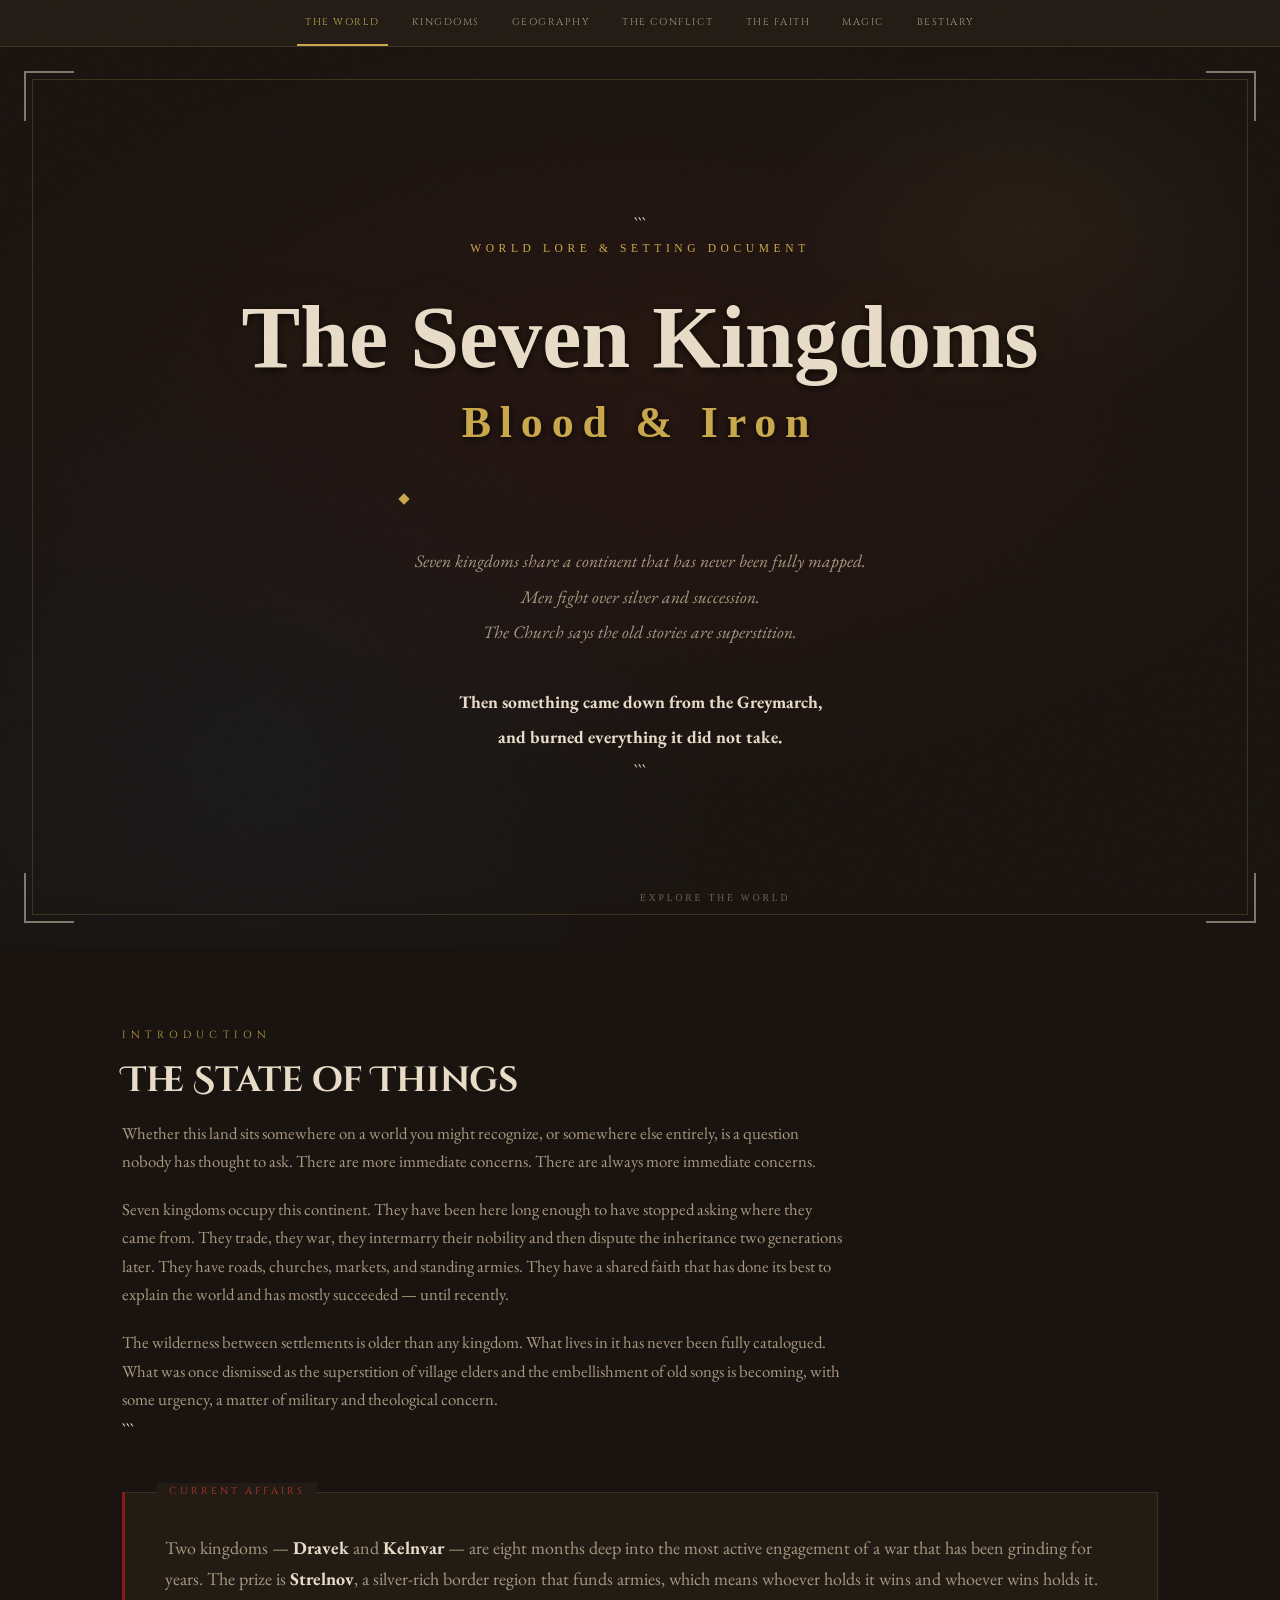
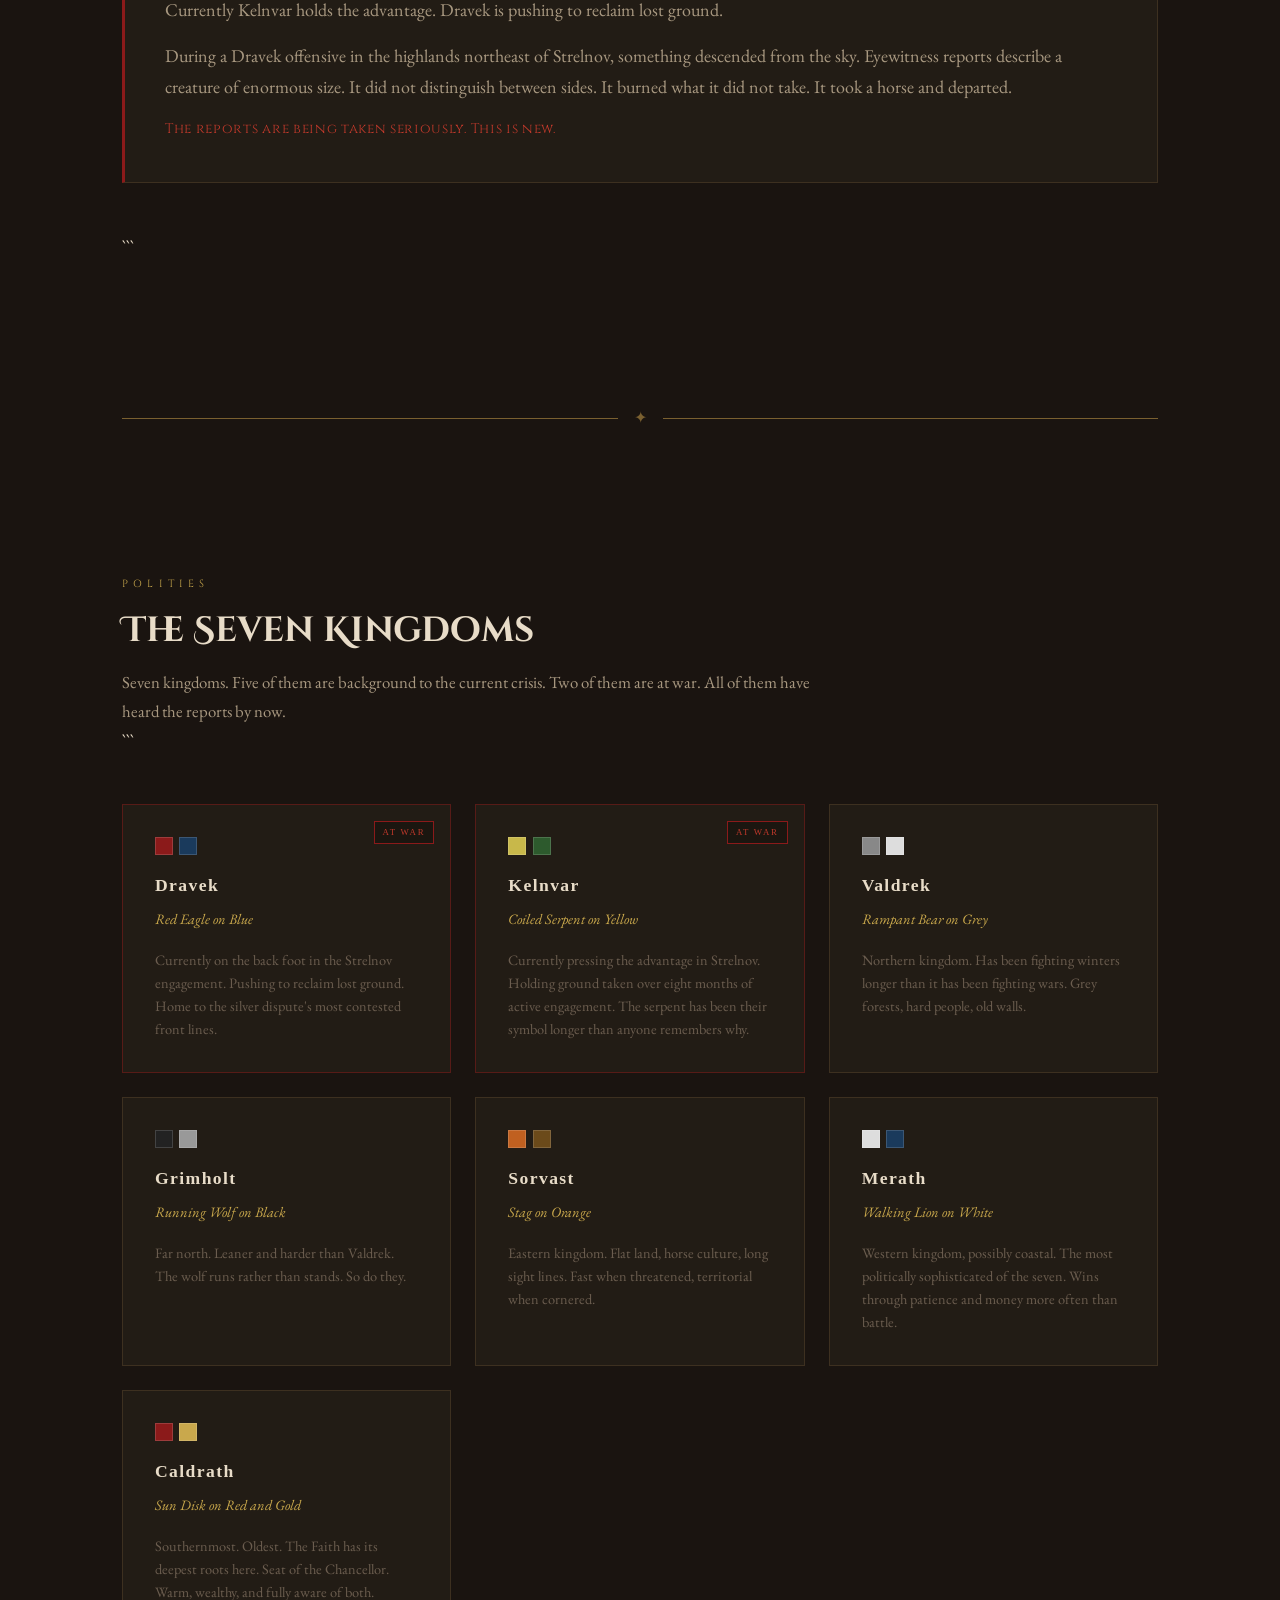
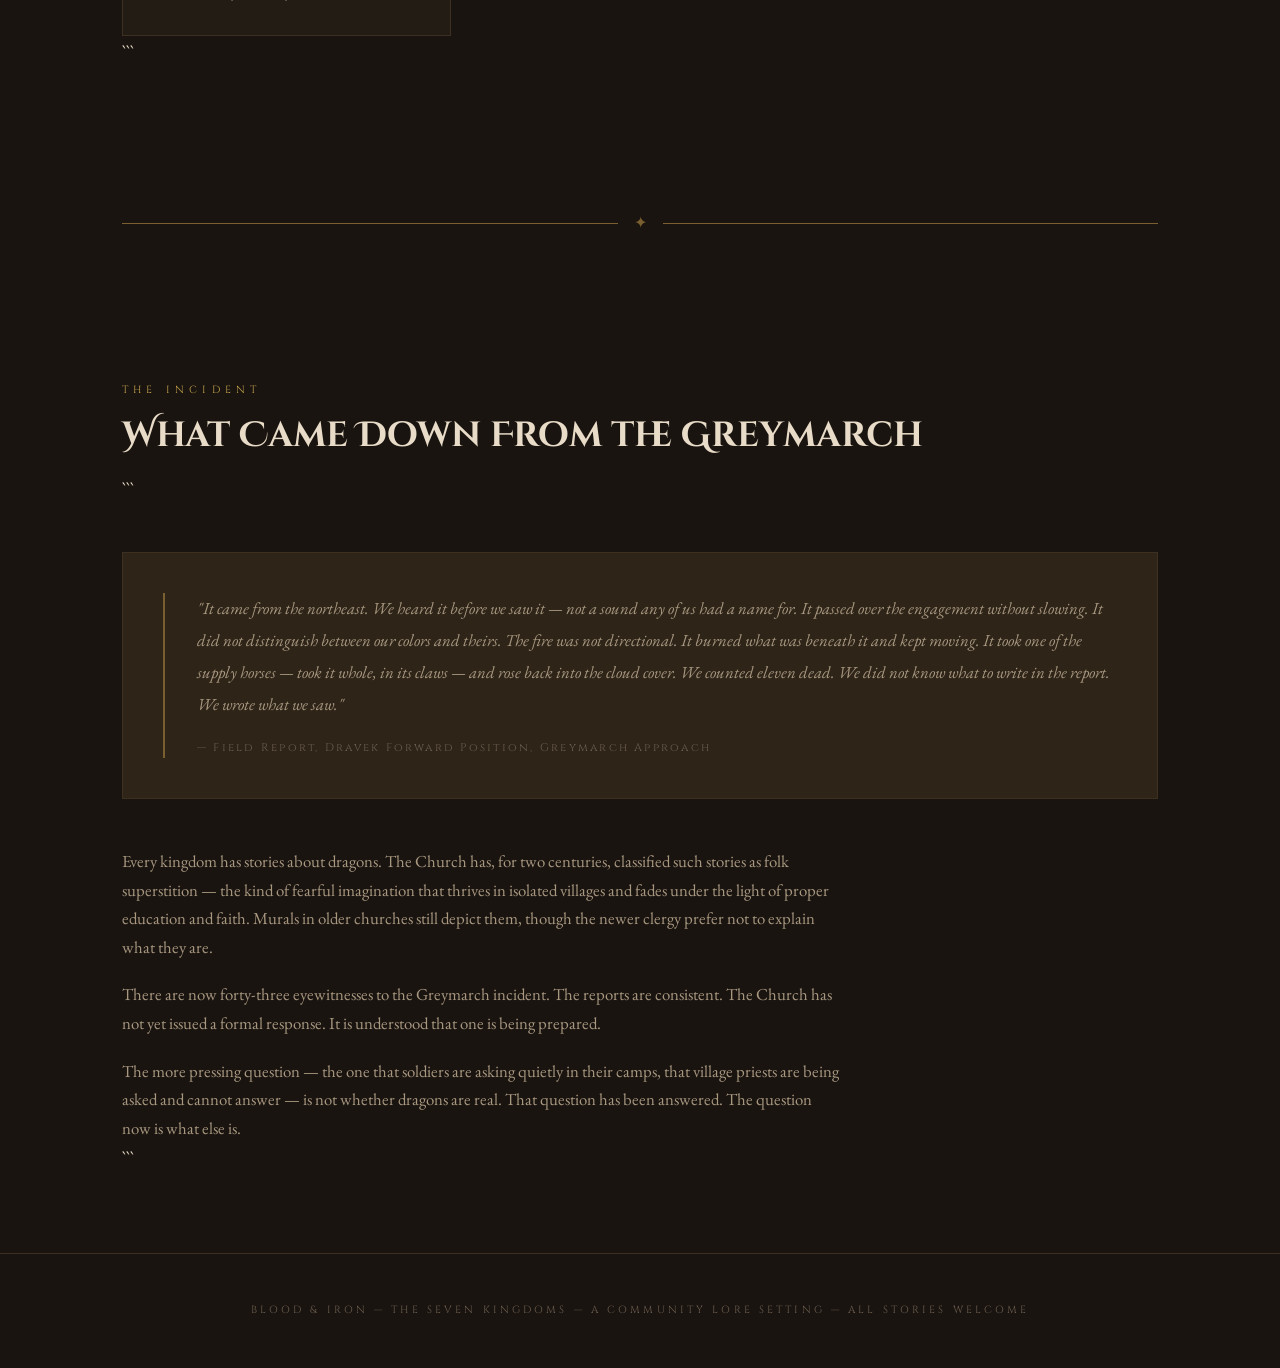
<file: index.html>
<!DOCTYPE html>

<html lang="en">
<head>
<meta charset="UTF-8">
<meta name="viewport" content="width=device-width, initial-scale=1.0">
<title>The Seven Kingdoms — Blood & Iron</title>
<link rel="preconnect" href="https://fonts.googleapis.com">
<link rel="preconnect" href="https://fonts.gstatic.com" crossorigin>
<link href="https://fonts.googleapis.com/css2?family=Cinzel+Decorative:wght@400;700&family=Cinzel:wght@400;600;700&family=EB+Garamond:ital,wght@0,400;0,500;1,400;1,500&display=swap" rel="stylesheet">
<link rel="stylesheet" href="style.css">
<style>
/* ── INDEX-SPECIFIC STYLES ── */

.hero {
position: relative;
min-height: 100vh;
display: flex;
flex-direction: column;
align-items: center;
justify-content: center;
padding: 4rem 2rem;
text-align: center;
overflow: hidden;
background-color: #1a1410;
}

.hero-glow {
position: absolute;
inset: 0;
background:
radial-gradient(ellipse 80% 60% at 50% 40%, rgba(139,26,26,0.1) 0%, transparent 70%),
radial-gradient(ellipse 60% 80% at 20% 80%, rgba(26,58,92,0.12) 0%, transparent 60%),
radial-gradient(ellipse 40% 40% at 80% 20%, rgba(201,168,76,0.06) 0%, transparent 50%);
pointer-events: none;
}

.hero-frame {
position: absolute;
top: 2rem; left: 2rem; right: 2rem; bottom: 2rem;
border: 1px solid rgba(201,168,76,0.2);
pointer-events: none;
}

.corner {
position: absolute;
width: 50px;
height: 50px;
border-color: #c9a84c;
opacity: 0.5;
z-index: 1;
}
.corner-tl { top: 1.5rem; left: 1.5rem; border-top: 2px solid; border-left: 2px solid; }
.corner-tr { top: 1.5rem; right: 1.5rem; border-top: 2px solid; border-right: 2px solid; }
.corner-bl { bottom: 1.5rem; left: 1.5rem; border-bottom: 2px solid; border-left: 2px solid; }
.corner-br { bottom: 1.5rem; right: 1.5rem; border-bottom: 2px solid; border-right: 2px solid; }

.hero-eyebrow {
font-family: ‘Cinzel’, Georgia, serif;
font-size: 0.72rem;
letter-spacing: 0.4em;
text-transform: uppercase;
color: #c9a84c;
margin-bottom: 2rem;
opacity: 0;
animation: fadeUp 1s ease 0.3s forwards;
position: relative;
z-index: 1;
}

.hero-title {
font-family: ‘Cinzel Decorative’, Georgia, serif;
font-size: clamp(2rem, 7vw, 5.5rem);
font-weight: 700;
line-height: 1.1;
color: #e8dcc8;
text-shadow: 0 0 60px rgba(201,168,76,0.12), 0 2px 8px rgba(0,0,0,0.9);
margin-bottom: 0.5rem;
opacity: 0;
animation: fadeUp 1s ease 0.6s forwards;
position: relative;
z-index: 1;
}

.hero-title span {
color: #c9a84c;
display: block;
font-size: 0.5em;
letter-spacing: 0.2em;
margin-top: 0.75rem;
}

.hero-divider {
display: flex;
align-items: center;
gap: 1rem;
margin: 2.5rem auto;
width: min(480px, 80vw);
opacity: 0;
animation: fadeUp 1s ease 0.9s forwards;
position: relative;
z-index: 1;
}

.hero-divider::before,
.hero-divider::after {
content: ‘’;
flex: 1;
height: 1px;
background: linear-gradient(to right, transparent, #7a6030, transparent);
}

.divider-diamond {
width: 8px;
height: 8px;
background-color: #c9a84c;
transform: rotate(45deg);
flex-shrink: 0;
}

.hero-intro {
max-width: 640px;
color: #a89880;
font-size: 1.1rem;
font-style: italic;
line-height: 2;
opacity: 0;
animation: fadeUp 1s ease 1.1s forwards;
position: relative;
z-index: 1;
}

.hero-intro strong {
color: #e8dcc8;
font-style: normal;
}

.scroll-hint {
position: absolute;
bottom: 2.5rem;
left: 50%;
transform: translateX(-50%);
font-family: ‘Cinzel’, Georgia, serif;
font-size: 0.6rem;
letter-spacing: 0.3em;
text-transform: uppercase;
color: #6b5d4f;
display: flex;
flex-direction: column;
align-items: center;
gap: 0.5rem;
opacity: 0;
animation: fadeUp 1s ease 1.8s forwards;
z-index: 1;
white-space: nowrap;
}

.scroll-hint::after {
content: ‘’;
width: 1px;
height: 36px;
background: linear-gradient(to bottom, #7a6030, transparent);
animation: pulse 2s ease-in-out infinite;
}

@keyframes pulse {
0%, 100% { opacity: 0.3; }
50% { opacity: 1; }
}

/* Main content sections */
.main-section {
padding: 5rem 2rem;
max-width: 1100px;
margin: 0 auto;
}

.intro-text {
color: #a89880;
max-width: 720px;
font-size: 1.05rem;
}

.intro-text p + p { margin-top: 1.2rem; }

/* Kingdom cards */
.kingdoms-grid {
display: grid;
grid-template-columns: repeat(auto-fill, minmax(260px, 1fr));
gap: 1.5rem;
margin-top: 3rem;
}

.kingdom-card {
background-color: #221c15;
border: 1px solid #3d3020;
padding: 2rem;
position: relative;
transition: transform 0.3s ease, border-color 0.3s ease;
overflow: hidden;
}

.kingdom-card::before {
content: ‘’;
position: absolute;
top: 0; left: 0;
width: 100%;
height: 3px;
}

.kingdom-card:hover {
transform: translateY(-3px);
border-color: #7a6030;
}

.kingdom-card.at-war { border-color: rgba(139,26,26,0.5); }

.kingdom-card.dravek::before   { background: linear-gradient(to right, #8b1a1a, #1a3a5c); }
.kingdom-card.kelnvar::before  { background: linear-gradient(to right, #8b7a1a, #2d5a2d); }
.kingdom-card.valdrek::before  { background: linear-gradient(to right, #555555, #cccccc); }
.kingdom-card.grimholt::before { background: linear-gradient(to right, #222222, #888888); }
.kingdom-card.sorvast::before  { background: linear-gradient(to right, #c06020, #6b4a1a); }
.kingdom-card.merath::before   { background: linear-gradient(to right, #cccccc, #1a3a5c); }
.kingdom-card.caldrath::before { background: linear-gradient(to right, #8b1a1a, #c9a84c); }

.war-badge {
position: absolute;
top: 1rem; right: 1rem;
font-family: ‘Cinzel’, Georgia, serif;
font-size: 0.55rem;
letter-spacing: 0.2em;
text-transform: uppercase;
color: #c0392b;
border: 1px solid #8b1a1a;
padding: 0.2rem 0.5rem;
background-color: rgba(26,20,16,0.8);
}

.kingdom-colors {
display: flex;
gap: 0.4rem;
margin-bottom: 1rem;
}

.color-swatch {
width: 18px;
height: 18px;
border: 1px solid rgba(255,255,255,0.15);
}

.kingdom-name {
font-family: ‘Cinzel’, Georgia, serif;
font-size: 1.1rem;
letter-spacing: 0.08em;
color: #e8dcc8;
margin-bottom: 0.4rem;
}

.kingdom-heraldry {
font-style: italic;
font-size: 0.9rem;
color: #c9a84c;
margin-bottom: 1rem;
}

.kingdom-desc {
font-size: 0.9rem;
color: #6b5d4f;
line-height: 1.6;
}

@media (max-width: 600px) {
.kingdoms-grid { grid-template-columns: 1fr; }
}
</style>

</head>
<body>

<header>
  <nav>
    <ul>
      <li><a href="index.html" class="active">The World</a></li>
      <li><a href="kingdoms.html">Kingdoms</a></li>
      <li><a href="geography.html">Geography</a></li>
      <li><a href="conflict.html">The Conflict</a></li>
      <li><a href="faith.html">The Faith</a></li>
      <li><a href="magic.html">Magic</a></li>
      <li><a href="bestiary.html">Bestiary</a></li>
    </ul>
  </nav>
</header>

<main>

  <!-- HERO -->

  <div class="hero">
    <div class="hero-glow"></div>
    <div class="hero-frame"></div>
    <div class="corner corner-tl"></div>
    <div class="corner corner-tr"></div>
    <div class="corner corner-bl"></div>
    <div class="corner corner-br"></div>

```
<p class="hero-eyebrow">World Lore &amp; Setting Document</p>

<h1 class="hero-title">
  The Seven Kingdoms
  <span>Blood &amp; Iron</span>
</h1>

<div class="hero-divider"><div class="divider-diamond"></div></div>

<p class="hero-intro">
  Seven kingdoms share a continent that has never been fully mapped.<br>
  Men fight over silver and succession.<br>
  The Church says the old stories are superstition.<br><br>
  <strong>Then something came down from the Greymarch,<br>
  and burned everything it did not take.</strong>
</p>

<div class="scroll-hint">Explore the world</div>
```

  </div>

  <!-- THE WORLD -->

  <div class="main-section">
    <div class="reveal">
      <p class="section-label">Introduction</p>
      <h2 class="section-title">The State of Things</h2>
      <div class="intro-text">
        <p>Whether this land sits somewhere on a world you might recognize, or somewhere else entirely, is a question nobody has thought to ask. There are more immediate concerns. There are always more immediate concerns.</p>
        <p>Seven kingdoms occupy this continent. They have been here long enough to have stopped asking where they came from. They trade, they war, they intermarry their nobility and then dispute the inheritance two generations later. They have roads, churches, markets, and standing armies. They have a shared faith that has done its best to explain the world and has mostly succeeded — until recently.</p>
        <p>The wilderness between settlements is older than any kingdom. What lives in it has never been fully catalogued. What was once dismissed as the superstition of village elders and the embellishment of old songs is becoming, with some urgency, a matter of military and theological concern.</p>
      </div>
    </div>

```
<div class="callout-block reveal" style="margin-top:3rem;">
  <span class="callout-label">Current Affairs</span>
  <p>Two kingdoms — <strong style="color:#e8dcc8;">Dravek</strong> and <strong style="color:#e8dcc8;">Kelnvar</strong> — are eight months deep into the most active engagement of a war that has been grinding for years. The prize is <strong style="color:#e8dcc8;">Strelnov</strong>, a silver-rich border region that funds armies, which means whoever holds it wins and whoever wins holds it. Currently Kelnvar holds the advantage. Dravek is pushing to reclaim lost ground.</p>
  <p>During a Dravek offensive in the highlands northeast of Strelnov, something descended from the sky. Eyewitness reports describe a creature of enormous size. It did not distinguish between sides. It burned what it did not take. It took a horse and departed.</p>
  <p style="color:#c0392b; font-family:'Cinzel',Georgia,serif; font-size:0.85rem; letter-spacing:0.05em;">The reports are being taken seriously. This is new.</p>
</div>
```

  </div>

  <div class="ornamental-rule reveal"><span>✦</span></div>

  <!-- KINGDOMS -->

  <div class="main-section">
    <div class="reveal">
      <p class="section-label">Polities</p>
      <h2 class="section-title">The Seven Kingdoms</h2>
      <p class="intro-text">Seven kingdoms. Five of them are background to the current crisis. Two of them are at war. All of them have heard the reports by now.</p>
    </div>

```
<div class="kingdoms-grid">

  <div class="kingdom-card dravek at-war reveal">
    <span class="war-badge">At War</span>
    <div class="kingdom-colors">
      <div class="color-swatch" style="background-color:#8b1a1a;"></div>
      <div class="color-swatch" style="background-color:#1a3a5c;"></div>
    </div>
    <h3 class="kingdom-name">Dravek</h3>
    <p class="kingdom-heraldry">Red Eagle on Blue</p>
    <p class="kingdom-desc">Currently on the back foot in the Strelnov engagement. Pushing to reclaim lost ground. Home to the silver dispute's most contested front lines.</p>
  </div>

  <div class="kingdom-card kelnvar at-war reveal">
    <span class="war-badge">At War</span>
    <div class="kingdom-colors">
      <div class="color-swatch" style="background-color:#c8b84a;"></div>
      <div class="color-swatch" style="background-color:#2d5a2d;"></div>
    </div>
    <h3 class="kingdom-name">Kelnvar</h3>
    <p class="kingdom-heraldry">Coiled Serpent on Yellow</p>
    <p class="kingdom-desc">Currently pressing the advantage in Strelnov. Holding ground taken over eight months of active engagement. The serpent has been their symbol longer than anyone remembers why.</p>
  </div>

  <div class="kingdom-card valdrek reveal">
    <div class="kingdom-colors">
      <div class="color-swatch" style="background-color:#888888;"></div>
      <div class="color-swatch" style="background-color:#dddddd;"></div>
    </div>
    <h3 class="kingdom-name">Valdrek</h3>
    <p class="kingdom-heraldry">Rampant Bear on Grey</p>
    <p class="kingdom-desc">Northern kingdom. Has been fighting winters longer than it has been fighting wars. Grey forests, hard people, old walls.</p>
  </div>

  <div class="kingdom-card grimholt reveal">
    <div class="kingdom-colors">
      <div class="color-swatch" style="background-color:#222222;"></div>
      <div class="color-swatch" style="background-color:#999999;"></div>
    </div>
    <h3 class="kingdom-name">Grimholt</h3>
    <p class="kingdom-heraldry">Running Wolf on Black</p>
    <p class="kingdom-desc">Far north. Leaner and harder than Valdrek. The wolf runs rather than stands. So do they.</p>
  </div>

  <div class="kingdom-card sorvast reveal">
    <div class="kingdom-colors">
      <div class="color-swatch" style="background-color:#c06020;"></div>
      <div class="color-swatch" style="background-color:#6b4a1a;"></div>
    </div>
    <h3 class="kingdom-name">Sorvast</h3>
    <p class="kingdom-heraldry">Stag on Orange</p>
    <p class="kingdom-desc">Eastern kingdom. Flat land, horse culture, long sight lines. Fast when threatened, territorial when cornered.</p>
  </div>

  <div class="kingdom-card merath reveal">
    <div class="kingdom-colors">
      <div class="color-swatch" style="background-color:#dddddd;"></div>
      <div class="color-swatch" style="background-color:#1a3a5c;"></div>
    </div>
    <h3 class="kingdom-name">Merath</h3>
    <p class="kingdom-heraldry">Walking Lion on White</p>
    <p class="kingdom-desc">Western kingdom, possibly coastal. The most politically sophisticated of the seven. Wins through patience and money more often than battle.</p>
  </div>

  <div class="kingdom-card caldrath reveal">
    <div class="kingdom-colors">
      <div class="color-swatch" style="background-color:#8b1a1a;"></div>
      <div class="color-swatch" style="background-color:#c9a84c;"></div>
    </div>
    <h3 class="kingdom-name">Caldrath</h3>
    <p class="kingdom-heraldry">Sun Disk on Red and Gold</p>
    <p class="kingdom-desc">Southernmost. Oldest. The Faith has its deepest roots here. Seat of the Chancellor. Warm, wealthy, and fully aware of both.</p>
  </div>

</div>
```

  </div>

  <div class="ornamental-rule reveal"><span>✦</span></div>

  <!-- THE INCIDENT -->

  <div class="main-section">
    <div class="reveal">
      <p class="section-label">The Incident</p>
      <h2 class="section-title">What Came Down From the Greymarch</h2>
    </div>

```
<div class="quote-block reveal">
  <blockquote>
    "It came from the northeast. We heard it before we saw it — not a sound any of us had a name for. It passed over the engagement without slowing. It did not distinguish between our colors and theirs. The fire was not directional. It burned what was beneath it and kept moving. It took one of the supply horses — took it whole, in its claws — and rose back into the cloud cover. We counted eleven dead. We did not know what to write in the report. We wrote what we saw."
    <cite>— Field Report, Dravek Forward Position, Greymarch Approach</cite>
  </blockquote>
</div>

<div class="intro-text reveal">
  <p>Every kingdom has stories about dragons. The Church has, for two centuries, classified such stories as folk superstition — the kind of fearful imagination that thrives in isolated villages and fades under the light of proper education and faith. Murals in older churches still depict them, though the newer clergy prefer not to explain what they are.</p>
  <p>There are now forty-three eyewitnesses to the Greymarch incident. The reports are consistent. The Church has not yet issued a formal response. It is understood that one is being prepared.</p>
  <p>The more pressing question — the one that soldiers are asking quietly in their camps, that village priests are being asked and cannot answer — is not whether dragons are real. That question has been answered. The question now is what else is.</p>
</div>
```

  </div>

</main>

<footer>
  <p>Blood &amp; Iron &mdash; The Seven Kingdoms &mdash; A Community Lore Setting &mdash; All stories welcome</p>
</footer>

<script>
  const reveals = document.querySelectorAll('.reveal');
  const observer = new IntersectionObserver((entries) => {
    entries.forEach((entry) => {
      if (entry.isIntersecting) {
        entry.target.classList.add('visible');
        observer.unobserve(entry.target);
      }
    });
  }, { threshold: 0.06 });
  reveals.forEach(el => observer.observe(el));
</script>

</body>
</html>
</file>
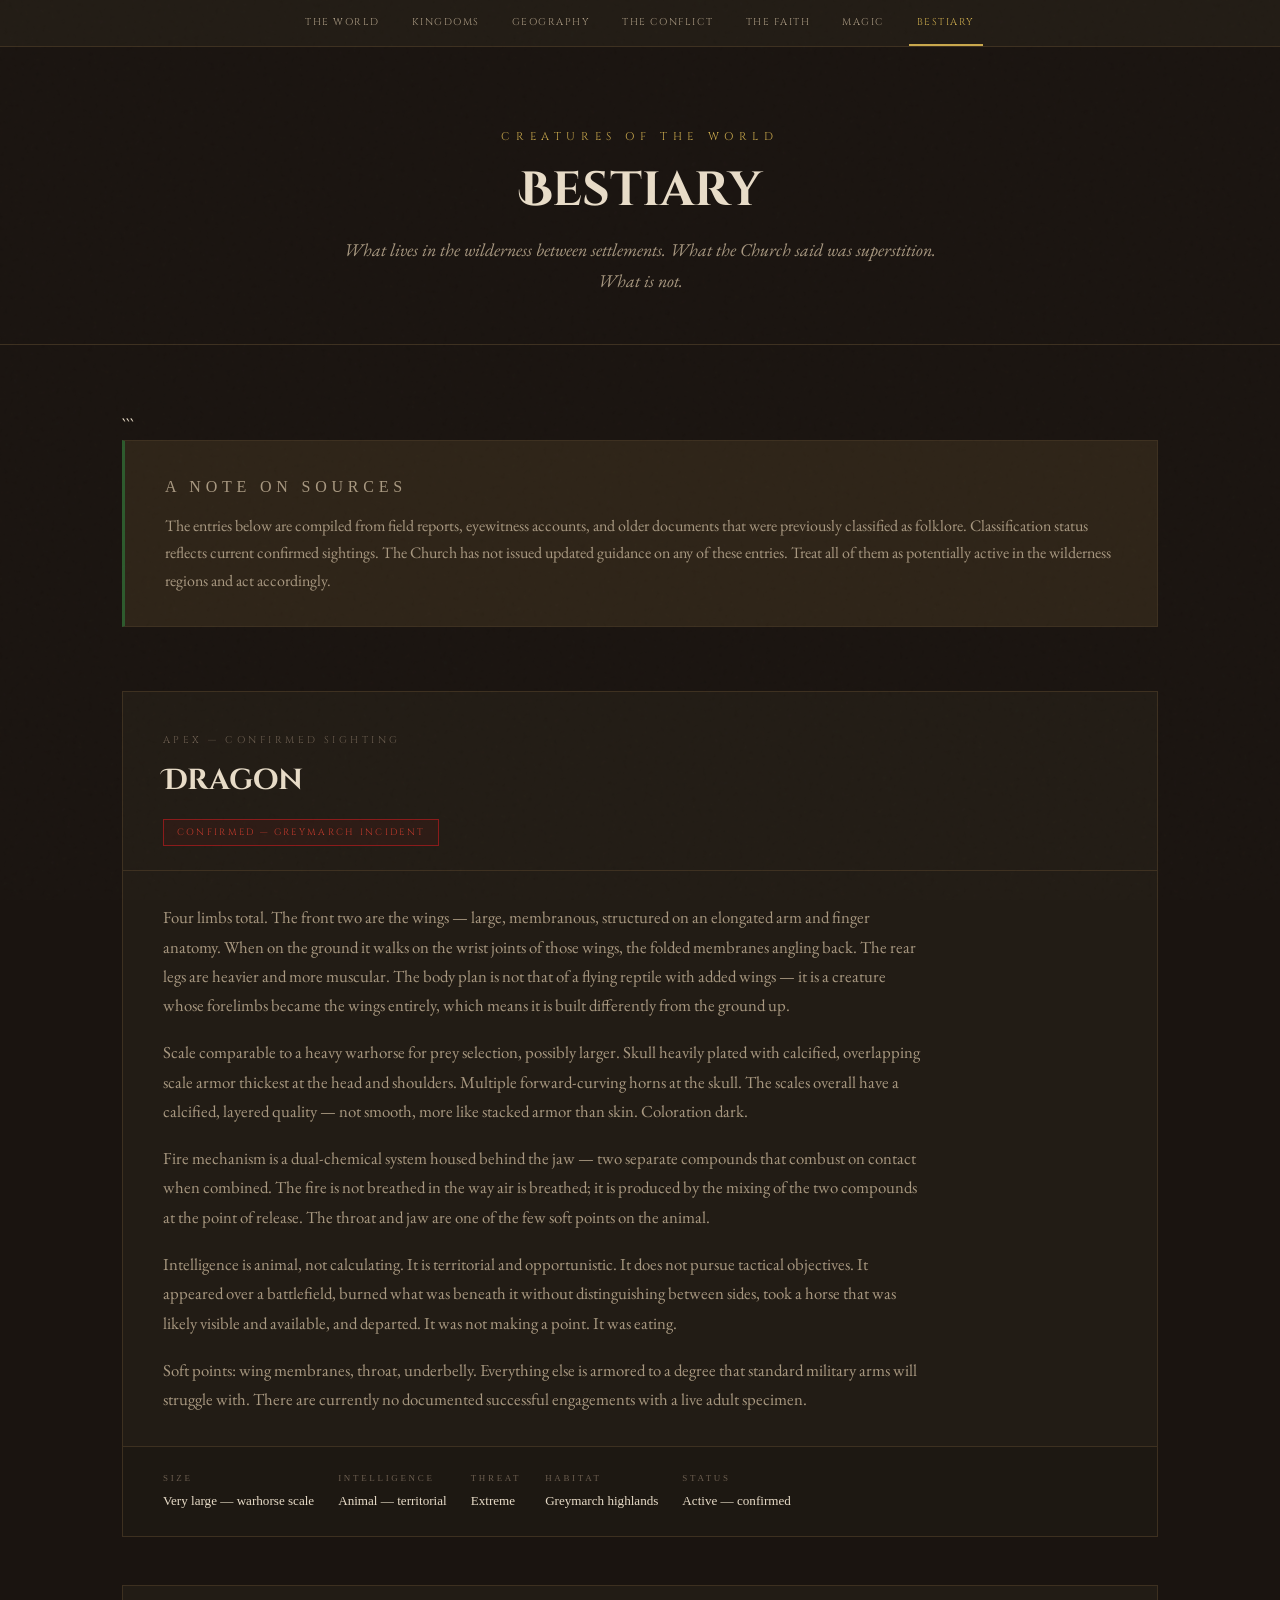
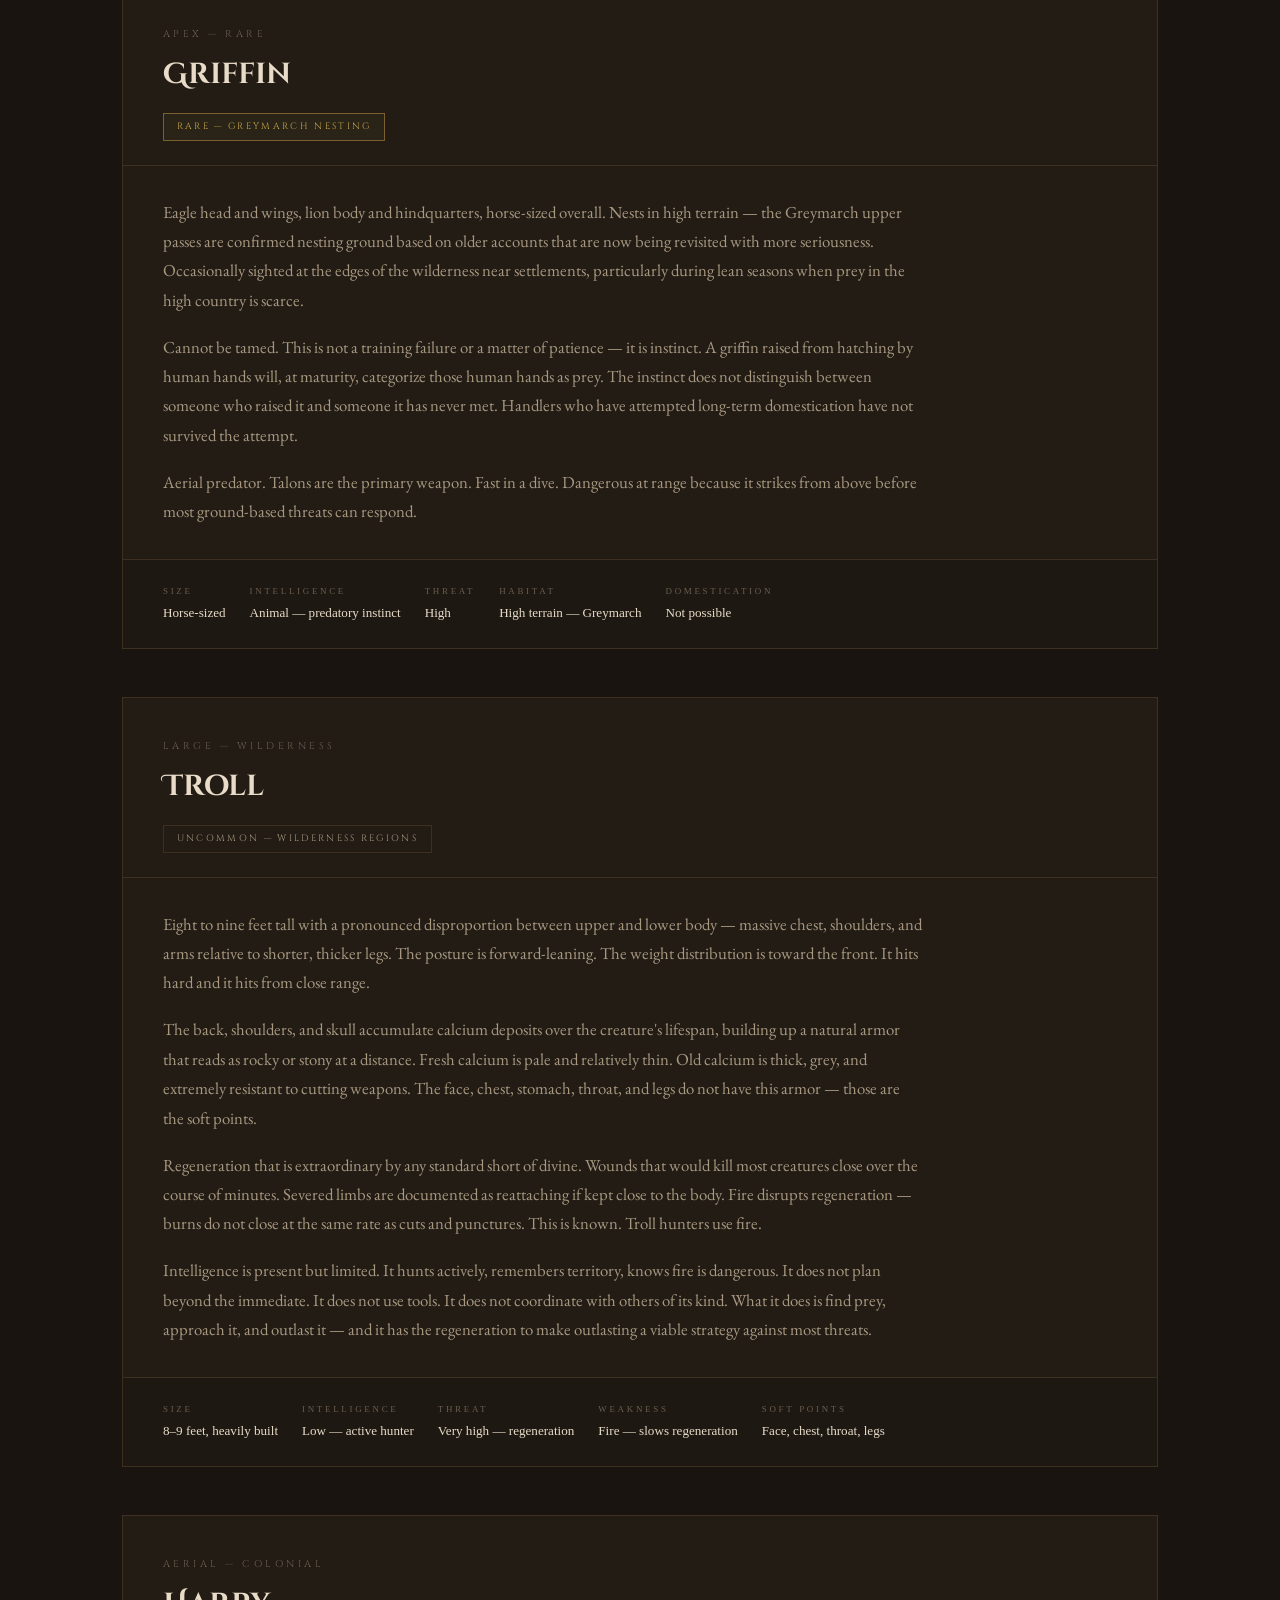
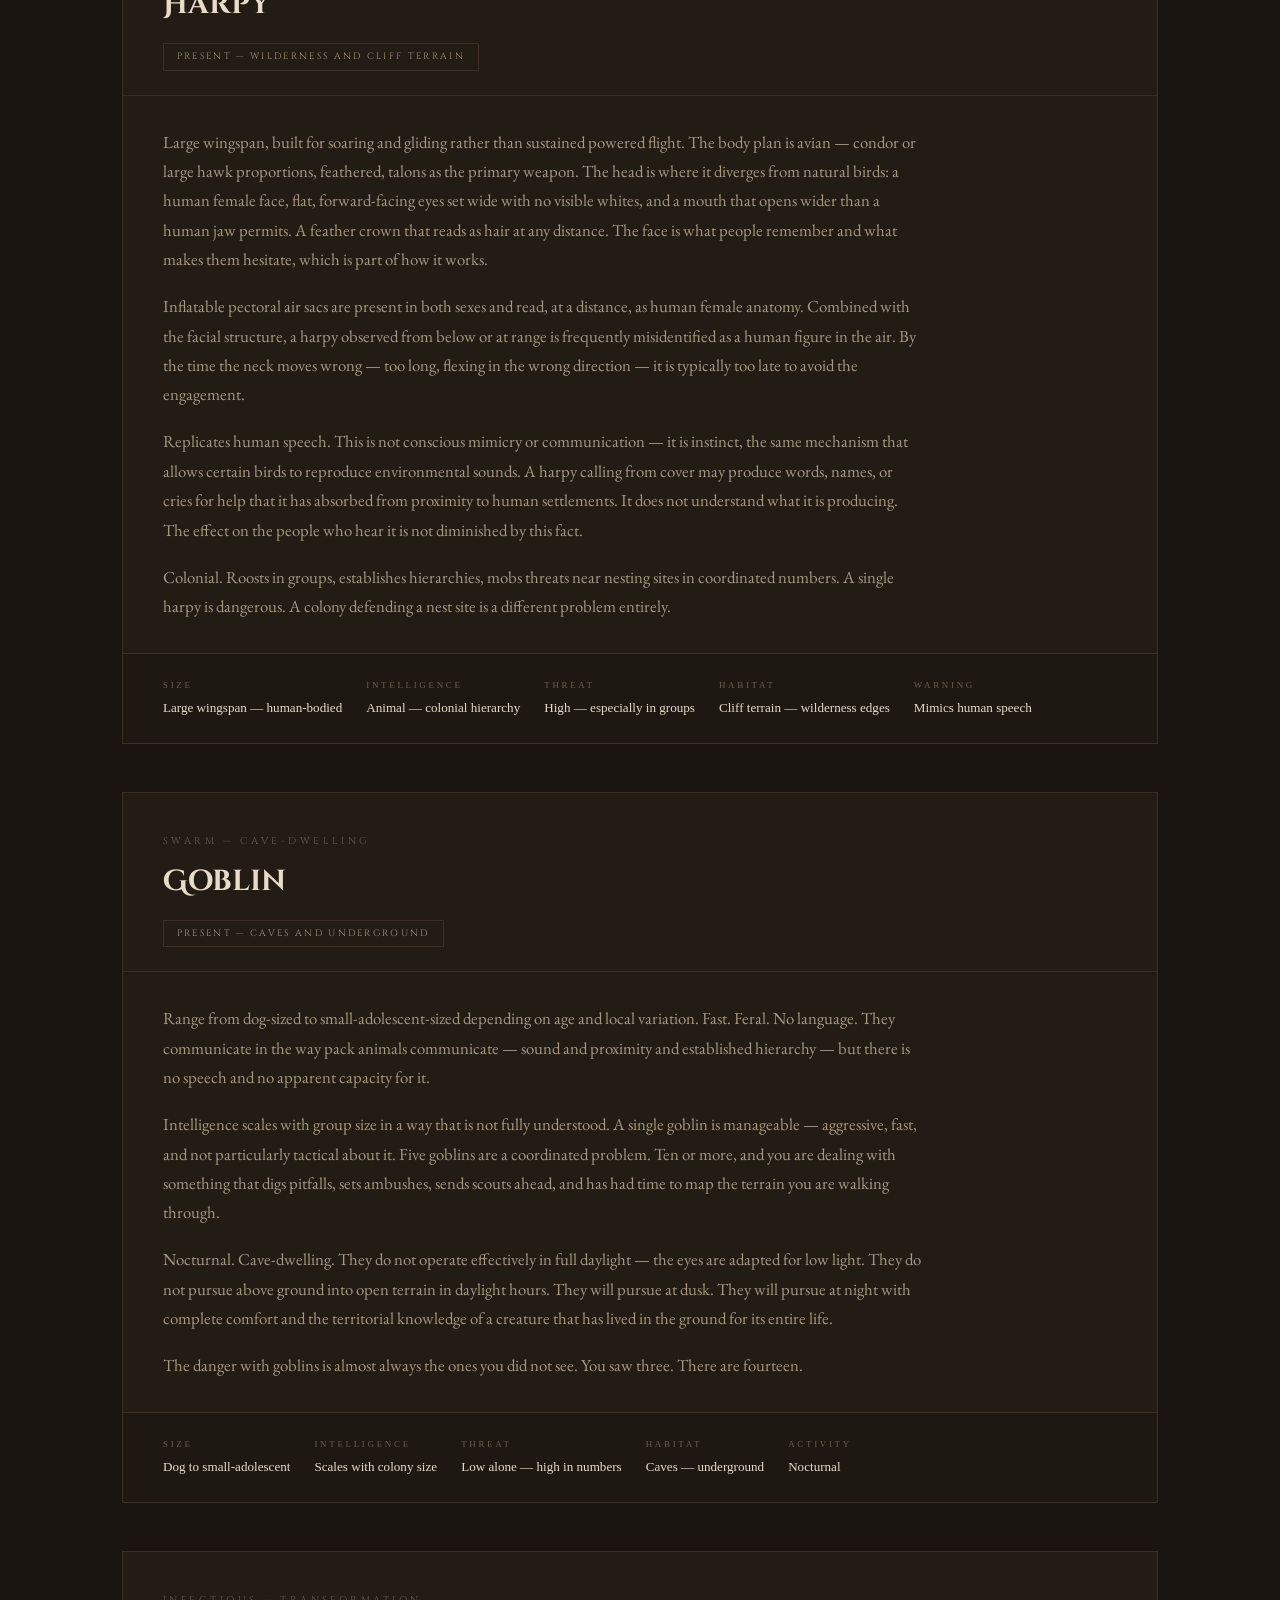
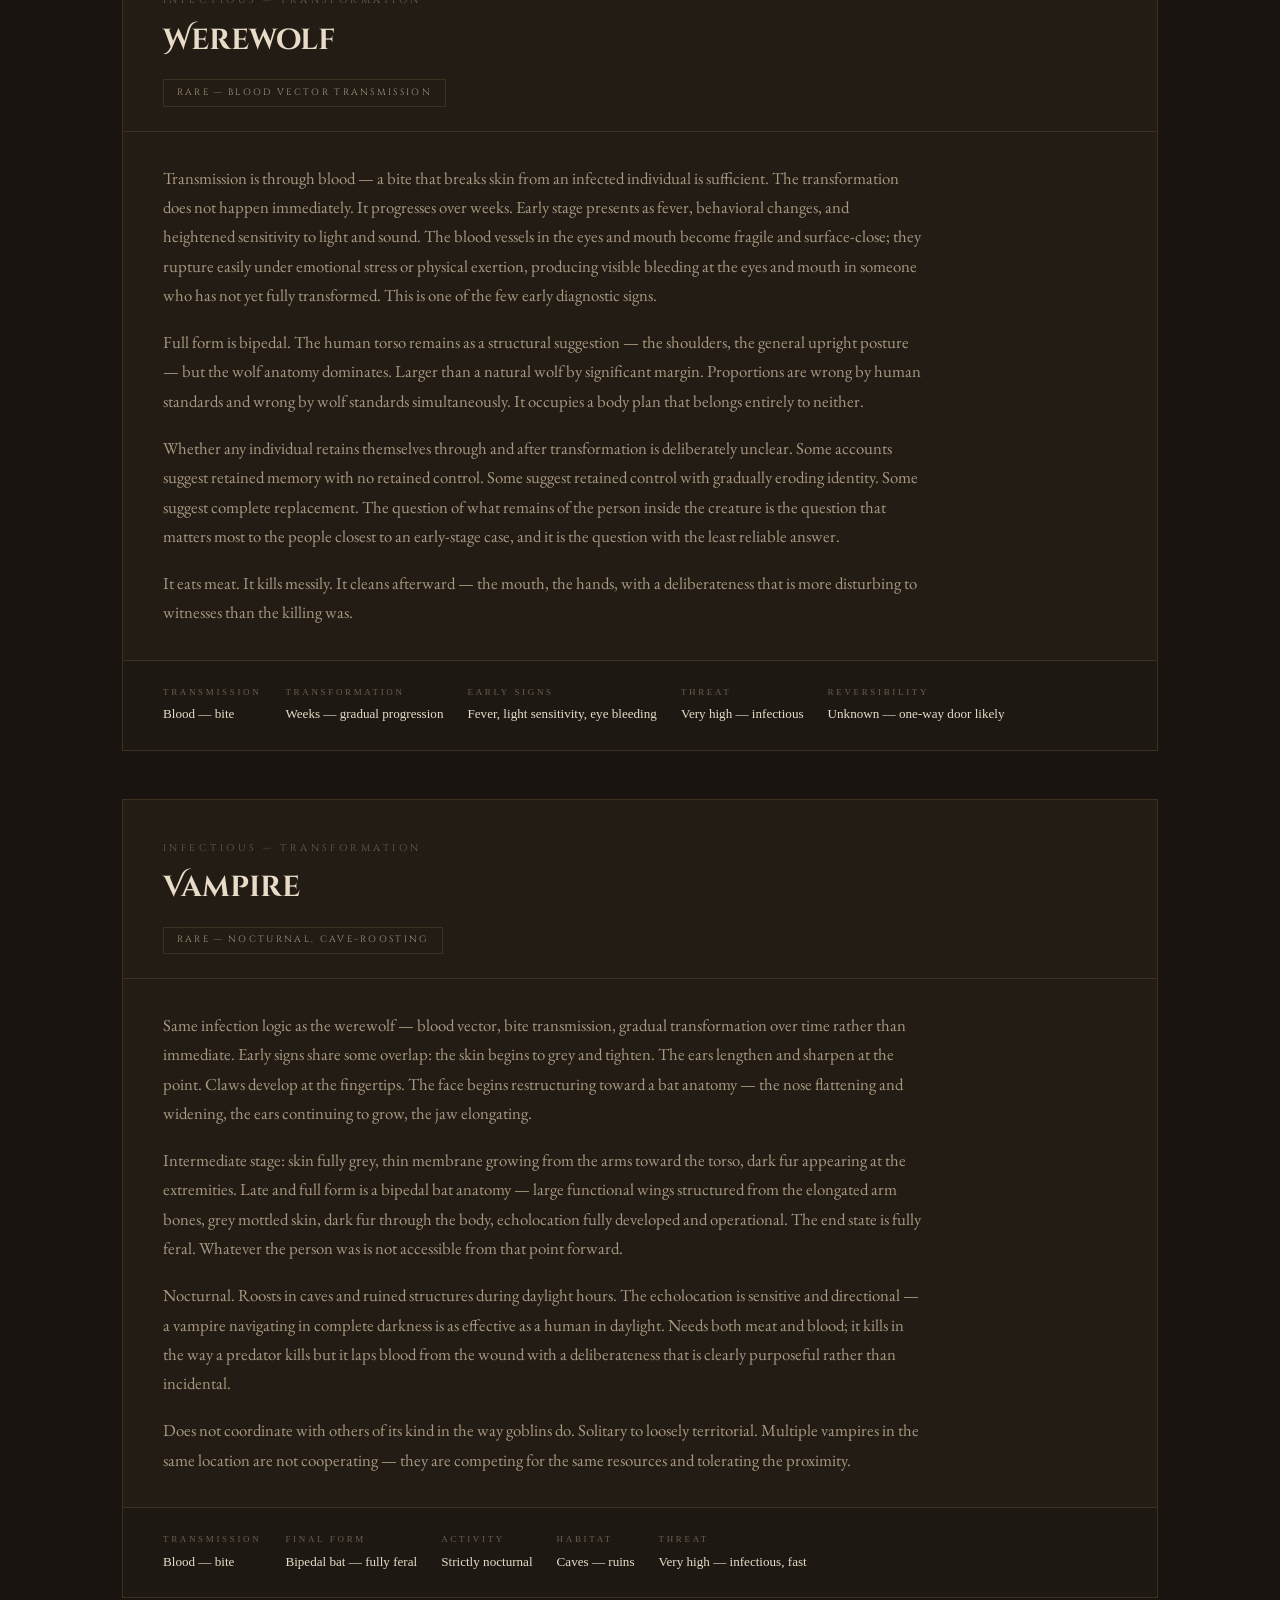
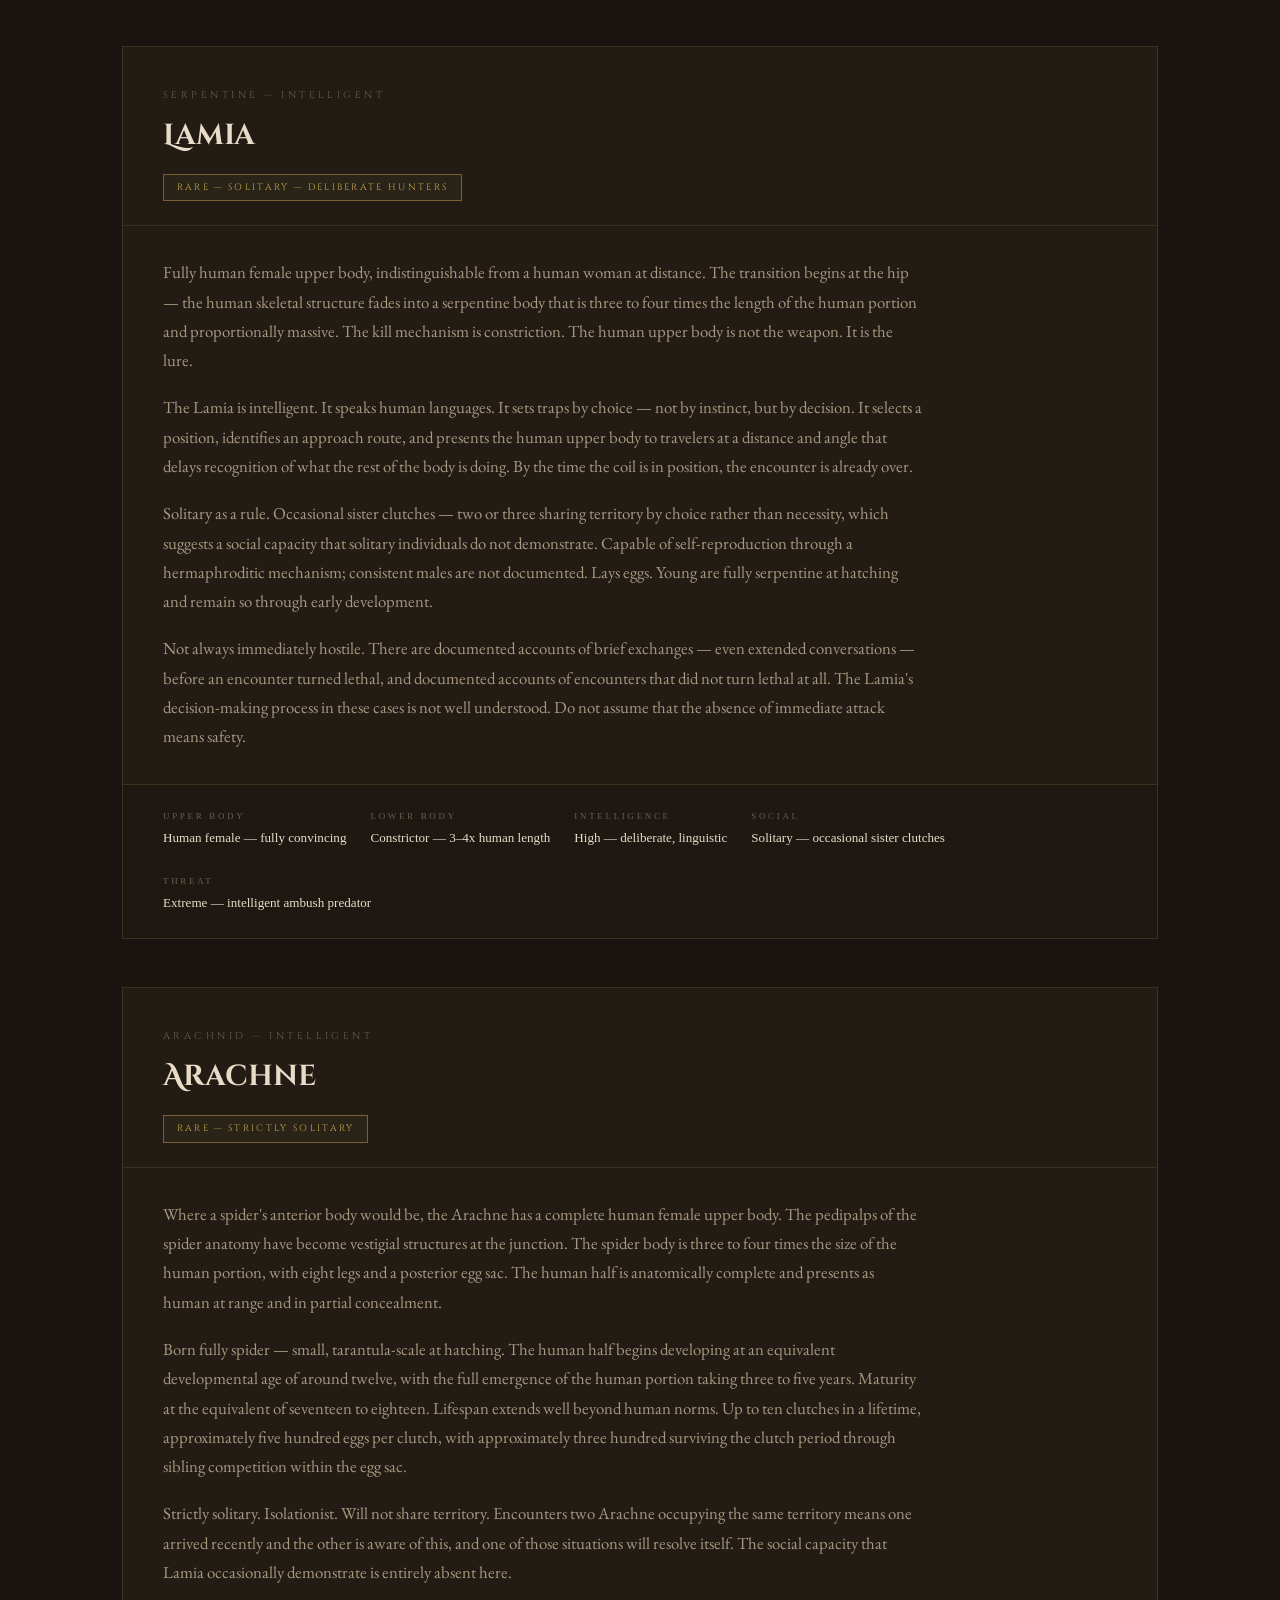
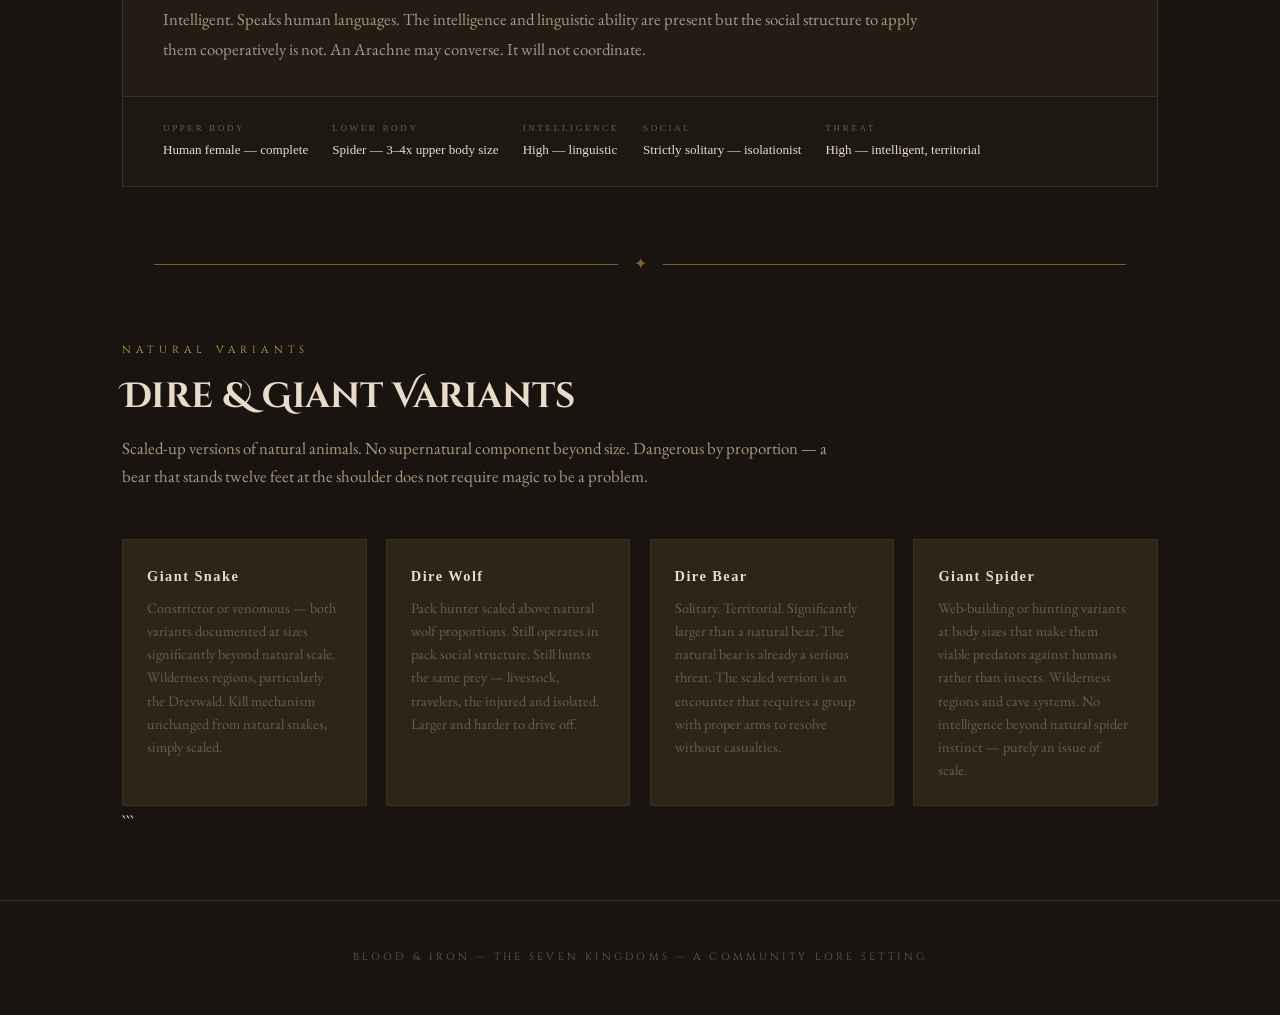
<file: bestiary.html>
<!DOCTYPE html>

<html lang="en">
<head>
<meta charset="UTF-8">
<meta name="viewport" content="width=device-width, initial-scale=1.0">
<title>Bestiary — Blood &amp; Iron</title>
<link rel="preconnect" href="https://fonts.googleapis.com">
<link rel="preconnect" href="https://fonts.gstatic.com" crossorigin>
<link href="https://fonts.googleapis.com/css2?family=Cinzel+Decorative:wght@400;700&family=Cinzel:wght@400;600;700&family=EB+Garamond:ital,wght@0,400;0,500;1,400;1,500&display=swap" rel="stylesheet">
<link rel="stylesheet" href="style.css">
<style>
.creature-entry { background-color:#221c15; border:1px solid #3d3020; margin-bottom:3rem; overflow:hidden; }
.creature-header { padding:2.5rem 2.5rem 1.5rem; border-bottom:1px solid #3d3020; }
.creature-classification { font-family:'Cinzel',Georgia,serif; font-size:0.62rem; letter-spacing:0.35em; text-transform:uppercase; color:#6b5d4f; margin-bottom:0.5rem; }
.creature-name { font-family:'Cinzel Decorative',Georgia,serif; font-size:1.8rem; color:#e8dcc8; margin-bottom:0.5rem; }
.creature-status { display:inline-block; font-family:'Cinzel',Georgia,serif; font-size:0.58rem; letter-spacing:0.25em; text-transform:uppercase; padding:0.3rem 0.8rem; border:1px solid; margin-bottom:0; }
.creature-status.confirmed { color:#c0392b; border-color:#8b1a1a; background-color:rgba(139,26,26,0.1); }
.creature-status.rare      { color:#c9a84c; border-color:#7a6030; background-color:rgba(201,168,76,0.05); }
.creature-status.uncommon  { color:#a89880; border-color:#3d3020; }
.creature-status.natural   { color:#6b5d4f; border-color:#3d3020; }

.creature-body { padding:2rem 2.5rem; }
.creature-body p { color:#a89880; font-size:1.05rem; line-height:1.75; margin-bottom:1.1rem; max-width:760px; }
.creature-body p:last-child { margin-bottom:0; }

.creature-stats { display:flex; gap:1.5rem; flex-wrap:wrap; padding:1.5rem 2.5rem; border-top:1px solid #3d3020; background-color:rgba(0,0,0,0.15); }
.stat { display:flex; flex-direction:column; gap:0.2rem; }
.stat-label { font-family:‘Cinzel’,Georgia,serif; font-size:0.56rem; letter-spacing:0.3em; text-transform:uppercase; color:#6b5d4f; }
.stat-value { font-family:‘Cinzel’,Georgia,serif; font-size:0.82rem; color:#e8dcc8; }

.section-divider { margin:4rem 0 2rem; }

.dire-grid { display:grid; grid-template-columns:repeat(auto-fill,minmax(240px,1fr)); gap:1.2rem; margin-top:2rem; }
.dire-card { background-color:#2e2418; border:1px solid #3d3020; padding:1.5rem; }
.dire-name { font-family:‘Cinzel’,Georgia,serif; font-size:0.9rem; letter-spacing:0.1em; color:#e8dcc8; margin-bottom:0.5rem; }
.dire-desc { color:#6b5d4f; font-size:0.9rem; line-height:1.6; }

.intro-note { background-color:#2e2418; border:1px solid #3d3020; border-left:3px solid #2d5a2d; padding:2rem 2.5rem; margin-bottom:4rem; }
.intro-note-label { font-family:‘Cinzel’,Georgia,serif; font-size:0.65rem; letter-spacing:0.3em; text-transform:uppercase; color:#6b5d4f; margin-bottom:0.75rem; }
.intro-note p { color:#a89880; font-size:1rem; }
</style>

</head>
<body>
<header>
  <nav><ul>
    <li><a href="index.html">The World</a></li>
    <li><a href="kingdoms.html">Kingdoms</a></li>
    <li><a href="geography.html">Geography</a></li>
    <li><a href="conflict.html">The Conflict</a></li>
    <li><a href="faith.html">The Faith</a></li>
    <li><a href="magic.html">Magic</a></li>
    <li><a href="bestiary.html" class="active">Bestiary</a></li>
  </ul></nav>
</header>
<main>
  <div class="page-header">
    <p class="page-eyebrow">Creatures of the World</p>
    <h1 class="page-title">Bestiary</h1>
    <p class="page-subtitle">What lives in the wilderness between settlements. What the Church said was superstition. What is not.</p>
  </div>
  <div class="content-wrapper">

```
<div class="intro-note reveal">
  <p class="intro-note-label">A Note on Sources</p>
  <p>The entries below are compiled from field reports, eyewitness accounts, and older documents that were previously classified as folklore. Classification status reflects current confirmed sightings. The Church has not issued updated guidance on any of these entries. Treat all of them as potentially active in the wilderness regions and act accordingly.</p>
</div>

<!-- DRAGON -->
<div class="creature-entry reveal">
  <div class="creature-header">
    <p class="creature-classification">Apex — Confirmed Sighting</p>
    <h2 class="creature-name">Dragon</h2>
    <span class="creature-status confirmed">Confirmed — Greymarch Incident</span>
  </div>
  <div class="creature-body">
    <p>Four limbs total. The front two are the wings — large, membranous, structured on an elongated arm and finger anatomy. When on the ground it walks on the wrist joints of those wings, the folded membranes angling back. The rear legs are heavier and more muscular. The body plan is not that of a flying reptile with added wings — it is a creature whose forelimbs became the wings entirely, which means it is built differently from the ground up.</p>
    <p>Scale comparable to a heavy warhorse for prey selection, possibly larger. Skull heavily plated with calcified, overlapping scale armor thickest at the head and shoulders. Multiple forward-curving horns at the skull. The scales overall have a calcified, layered quality — not smooth, more like stacked armor than skin. Coloration dark.</p>
    <p>Fire mechanism is a dual-chemical system housed behind the jaw — two separate compounds that combust on contact when combined. The fire is not breathed in the way air is breathed; it is produced by the mixing of the two compounds at the point of release. The throat and jaw are one of the few soft points on the animal.</p>
    <p>Intelligence is animal, not calculating. It is territorial and opportunistic. It does not pursue tactical objectives. It appeared over a battlefield, burned what was beneath it without distinguishing between sides, took a horse that was likely visible and available, and departed. It was not making a point. It was eating.</p>
    <p>Soft points: wing membranes, throat, underbelly. Everything else is armored to a degree that standard military arms will struggle with. There are currently no documented successful engagements with a live adult specimen.</p>
  </div>
  <div class="creature-stats">
    <div class="stat"><span class="stat-label">Size</span><span class="stat-value">Very large — warhorse scale</span></div>
    <div class="stat"><span class="stat-label">Intelligence</span><span class="stat-value">Animal — territorial</span></div>
    <div class="stat"><span class="stat-label">Threat</span><span class="stat-value">Extreme</span></div>
    <div class="stat"><span class="stat-label">Habitat</span><span class="stat-value">Greymarch highlands</span></div>
    <div class="stat"><span class="stat-label">Status</span><span class="stat-value">Active — confirmed</span></div>
  </div>
</div>

<!-- GRIFFIN -->
<div class="creature-entry reveal">
  <div class="creature-header">
    <p class="creature-classification">Apex — Rare</p>
    <h2 class="creature-name">Griffin</h2>
    <span class="creature-status rare">Rare — Greymarch nesting</span>
  </div>
  <div class="creature-body">
    <p>Eagle head and wings, lion body and hindquarters, horse-sized overall. Nests in high terrain — the Greymarch upper passes are confirmed nesting ground based on older accounts that are now being revisited with more seriousness. Occasionally sighted at the edges of the wilderness near settlements, particularly during lean seasons when prey in the high country is scarce.</p>
    <p>Cannot be tamed. This is not a training failure or a matter of patience — it is instinct. A griffin raised from hatching by human hands will, at maturity, categorize those human hands as prey. The instinct does not distinguish between someone who raised it and someone it has never met. Handlers who have attempted long-term domestication have not survived the attempt.</p>
    <p>Aerial predator. Talons are the primary weapon. Fast in a dive. Dangerous at range because it strikes from above before most ground-based threats can respond.</p>
  </div>
  <div class="creature-stats">
    <div class="stat"><span class="stat-label">Size</span><span class="stat-value">Horse-sized</span></div>
    <div class="stat"><span class="stat-label">Intelligence</span><span class="stat-value">Animal — predatory instinct</span></div>
    <div class="stat"><span class="stat-label">Threat</span><span class="stat-value">High</span></div>
    <div class="stat"><span class="stat-label">Habitat</span><span class="stat-value">High terrain — Greymarch</span></div>
    <div class="stat"><span class="stat-label">Domestication</span><span class="stat-value">Not possible</span></div>
  </div>
</div>

<!-- TROLL -->
<div class="creature-entry reveal">
  <div class="creature-header">
    <p class="creature-classification">Large — Wilderness</p>
    <h2 class="creature-name">Troll</h2>
    <span class="creature-status uncommon">Uncommon — wilderness regions</span>
  </div>
  <div class="creature-body">
    <p>Eight to nine feet tall with a pronounced disproportion between upper and lower body — massive chest, shoulders, and arms relative to shorter, thicker legs. The posture is forward-leaning. The weight distribution is toward the front. It hits hard and it hits from close range.</p>
    <p>The back, shoulders, and skull accumulate calcium deposits over the creature's lifespan, building up a natural armor that reads as rocky or stony at a distance. Fresh calcium is pale and relatively thin. Old calcium is thick, grey, and extremely resistant to cutting weapons. The face, chest, stomach, throat, and legs do not have this armor — those are the soft points.</p>
    <p>Regeneration that is extraordinary by any standard short of divine. Wounds that would kill most creatures close over the course of minutes. Severed limbs are documented as reattaching if kept close to the body. Fire disrupts regeneration — burns do not close at the same rate as cuts and punctures. This is known. Troll hunters use fire.</p>
    <p>Intelligence is present but limited. It hunts actively, remembers territory, knows fire is dangerous. It does not plan beyond the immediate. It does not use tools. It does not coordinate with others of its kind. What it does is find prey, approach it, and outlast it — and it has the regeneration to make outlasting a viable strategy against most threats.</p>
  </div>
  <div class="creature-stats">
    <div class="stat"><span class="stat-label">Size</span><span class="stat-value">8–9 feet, heavily built</span></div>
    <div class="stat"><span class="stat-label">Intelligence</span><span class="stat-value">Low — active hunter</span></div>
    <div class="stat"><span class="stat-label">Threat</span><span class="stat-value">Very high — regeneration</span></div>
    <div class="stat"><span class="stat-label">Weakness</span><span class="stat-value">Fire — slows regeneration</span></div>
    <div class="stat"><span class="stat-label">Soft points</span><span class="stat-value">Face, chest, throat, legs</span></div>
  </div>
</div>

<!-- HARPY -->
<div class="creature-entry reveal">
  <div class="creature-header">
    <p class="creature-classification">Aerial — Colonial</p>
    <h2 class="creature-name">Harpy</h2>
    <span class="creature-status uncommon">Present — wilderness and cliff terrain</span>
  </div>
  <div class="creature-body">
    <p>Large wingspan, built for soaring and gliding rather than sustained powered flight. The body plan is avian — condor or large hawk proportions, feathered, talons as the primary weapon. The head is where it diverges from natural birds: a human female face, flat, forward-facing eyes set wide with no visible whites, and a mouth that opens wider than a human jaw permits. A feather crown that reads as hair at any distance. The face is what people remember and what makes them hesitate, which is part of how it works.</p>
    <p>Inflatable pectoral air sacs are present in both sexes and read, at a distance, as human female anatomy. Combined with the facial structure, a harpy observed from below or at range is frequently misidentified as a human figure in the air. By the time the neck moves wrong — too long, flexing in the wrong direction — it is typically too late to avoid the engagement.</p>
    <p>Replicates human speech. This is not conscious mimicry or communication — it is instinct, the same mechanism that allows certain birds to reproduce environmental sounds. A harpy calling from cover may produce words, names, or cries for help that it has absorbed from proximity to human settlements. It does not understand what it is producing. The effect on the people who hear it is not diminished by this fact.</p>
    <p>Colonial. Roosts in groups, establishes hierarchies, mobs threats near nesting sites in coordinated numbers. A single harpy is dangerous. A colony defending a nest site is a different problem entirely.</p>
  </div>
  <div class="creature-stats">
    <div class="stat"><span class="stat-label">Size</span><span class="stat-value">Large wingspan — human-bodied</span></div>
    <div class="stat"><span class="stat-label">Intelligence</span><span class="stat-value">Animal — colonial hierarchy</span></div>
    <div class="stat"><span class="stat-label">Threat</span><span class="stat-value">High — especially in groups</span></div>
    <div class="stat"><span class="stat-label">Habitat</span><span class="stat-value">Cliff terrain — wilderness edges</span></div>
    <div class="stat"><span class="stat-label">Warning</span><span class="stat-value">Mimics human speech</span></div>
  </div>
</div>

<!-- GOBLIN -->
<div class="creature-entry reveal">
  <div class="creature-header">
    <p class="creature-classification">Swarm — Cave-Dwelling</p>
    <h2 class="creature-name">Goblin</h2>
    <span class="creature-status uncommon">Present — caves and underground</span>
  </div>
  <div class="creature-body">
    <p>Range from dog-sized to small-adolescent-sized depending on age and local variation. Fast. Feral. No language. They communicate in the way pack animals communicate — sound and proximity and established hierarchy — but there is no speech and no apparent capacity for it.</p>
    <p>Intelligence scales with group size in a way that is not fully understood. A single goblin is manageable — aggressive, fast, and not particularly tactical about it. Five goblins are a coordinated problem. Ten or more, and you are dealing with something that digs pitfalls, sets ambushes, sends scouts ahead, and has had time to map the terrain you are walking through.</p>
    <p>Nocturnal. Cave-dwelling. They do not operate effectively in full daylight — the eyes are adapted for low light. They do not pursue above ground into open terrain in daylight hours. They will pursue at dusk. They will pursue at night with complete comfort and the territorial knowledge of a creature that has lived in the ground for its entire life.</p>
    <p>The danger with goblins is almost always the ones you did not see. You saw three. There are fourteen.</p>
  </div>
  <div class="creature-stats">
    <div class="stat"><span class="stat-label">Size</span><span class="stat-value">Dog to small-adolescent</span></div>
    <div class="stat"><span class="stat-label">Intelligence</span><span class="stat-value">Scales with colony size</span></div>
    <div class="stat"><span class="stat-label">Threat</span><span class="stat-value">Low alone — high in numbers</span></div>
    <div class="stat"><span class="stat-label">Habitat</span><span class="stat-value">Caves — underground</span></div>
    <div class="stat"><span class="stat-label">Activity</span><span class="stat-value">Nocturnal</span></div>
  </div>
</div>

<!-- WEREWOLF -->
<div class="creature-entry reveal">
  <div class="creature-header">
    <p class="creature-classification">Infectious — Transformation</p>
    <h2 class="creature-name">Werewolf</h2>
    <span class="creature-status uncommon">Rare — blood vector transmission</span>
  </div>
  <div class="creature-body">
    <p>Transmission is through blood — a bite that breaks skin from an infected individual is sufficient. The transformation does not happen immediately. It progresses over weeks. Early stage presents as fever, behavioral changes, and heightened sensitivity to light and sound. The blood vessels in the eyes and mouth become fragile and surface-close; they rupture easily under emotional stress or physical exertion, producing visible bleeding at the eyes and mouth in someone who has not yet fully transformed. This is one of the few early diagnostic signs.</p>
    <p>Full form is bipedal. The human torso remains as a structural suggestion — the shoulders, the general upright posture — but the wolf anatomy dominates. Larger than a natural wolf by significant margin. Proportions are wrong by human standards and wrong by wolf standards simultaneously. It occupies a body plan that belongs entirely to neither.</p>
    <p>Whether any individual retains themselves through and after transformation is deliberately unclear. Some accounts suggest retained memory with no retained control. Some suggest retained control with gradually eroding identity. Some suggest complete replacement. The question of what remains of the person inside the creature is the question that matters most to the people closest to an early-stage case, and it is the question with the least reliable answer.</p>
    <p>It eats meat. It kills messily. It cleans afterward — the mouth, the hands, with a deliberateness that is more disturbing to witnesses than the killing was.</p>
  </div>
  <div class="creature-stats">
    <div class="stat"><span class="stat-label">Transmission</span><span class="stat-value">Blood — bite</span></div>
    <div class="stat"><span class="stat-label">Transformation</span><span class="stat-value">Weeks — gradual progression</span></div>
    <div class="stat"><span class="stat-label">Early signs</span><span class="stat-value">Fever, light sensitivity, eye bleeding</span></div>
    <div class="stat"><span class="stat-label">Threat</span><span class="stat-value">Very high — infectious</span></div>
    <div class="stat"><span class="stat-label">Reversibility</span><span class="stat-value">Unknown — one-way door likely</span></div>
  </div>
</div>

<!-- VAMPIRE -->
<div class="creature-entry reveal">
  <div class="creature-header">
    <p class="creature-classification">Infectious — Transformation</p>
    <h2 class="creature-name">Vampire</h2>
    <span class="creature-status uncommon">Rare — nocturnal, cave-roosting</span>
  </div>
  <div class="creature-body">
    <p>Same infection logic as the werewolf — blood vector, bite transmission, gradual transformation over time rather than immediate. Early signs share some overlap: the skin begins to grey and tighten. The ears lengthen and sharpen at the point. Claws develop at the fingertips. The face begins restructuring toward a bat anatomy — the nose flattening and widening, the ears continuing to grow, the jaw elongating.</p>
    <p>Intermediate stage: skin fully grey, thin membrane growing from the arms toward the torso, dark fur appearing at the extremities. Late and full form is a bipedal bat anatomy — large functional wings structured from the elongated arm bones, grey mottled skin, dark fur through the body, echolocation fully developed and operational. The end state is fully feral. Whatever the person was is not accessible from that point forward.</p>
    <p>Nocturnal. Roosts in caves and ruined structures during daylight hours. The echolocation is sensitive and directional — a vampire navigating in complete darkness is as effective as a human in daylight. Needs both meat and blood; it kills in the way a predator kills but it laps blood from the wound with a deliberateness that is clearly purposeful rather than incidental.</p>
    <p>Does not coordinate with others of its kind in the way goblins do. Solitary to loosely territorial. Multiple vampires in the same location are not cooperating — they are competing for the same resources and tolerating the proximity.</p>
  </div>
  <div class="creature-stats">
    <div class="stat"><span class="stat-label">Transmission</span><span class="stat-value">Blood — bite</span></div>
    <div class="stat"><span class="stat-label">Final form</span><span class="stat-value">Bipedal bat — fully feral</span></div>
    <div class="stat"><span class="stat-label">Activity</span><span class="stat-value">Strictly nocturnal</span></div>
    <div class="stat"><span class="stat-label">Habitat</span><span class="stat-value">Caves — ruins</span></div>
    <div class="stat"><span class="stat-label">Threat</span><span class="stat-value">Very high — infectious, fast</span></div>
  </div>
</div>

<!-- LAMIA -->
<div class="creature-entry reveal">
  <div class="creature-header">
    <p class="creature-classification">Serpentine — Intelligent</p>
    <h2 class="creature-name">Lamia</h2>
    <span class="creature-status rare">Rare — solitary — deliberate hunters</span>
  </div>
  <div class="creature-body">
    <p>Fully human female upper body, indistinguishable from a human woman at distance. The transition begins at the hip — the human skeletal structure fades into a serpentine body that is three to four times the length of the human portion and proportionally massive. The kill mechanism is constriction. The human upper body is not the weapon. It is the lure.</p>
    <p>The Lamia is intelligent. It speaks human languages. It sets traps by choice — not by instinct, but by decision. It selects a position, identifies an approach route, and presents the human upper body to travelers at a distance and angle that delays recognition of what the rest of the body is doing. By the time the coil is in position, the encounter is already over.</p>
    <p>Solitary as a rule. Occasional sister clutches — two or three sharing territory by choice rather than necessity, which suggests a social capacity that solitary individuals do not demonstrate. Capable of self-reproduction through a hermaphroditic mechanism; consistent males are not documented. Lays eggs. Young are fully serpentine at hatching and remain so through early development.</p>
    <p>Not always immediately hostile. There are documented accounts of brief exchanges — even extended conversations — before an encounter turned lethal, and documented accounts of encounters that did not turn lethal at all. The Lamia's decision-making process in these cases is not well understood. Do not assume that the absence of immediate attack means safety.</p>
  </div>
  <div class="creature-stats">
    <div class="stat"><span class="stat-label">Upper body</span><span class="stat-value">Human female — fully convincing</span></div>
    <div class="stat"><span class="stat-label">Lower body</span><span class="stat-value">Constrictor — 3–4x human length</span></div>
    <div class="stat"><span class="stat-label">Intelligence</span><span class="stat-value">High — deliberate, linguistic</span></div>
    <div class="stat"><span class="stat-label">Social</span><span class="stat-value">Solitary — occasional sister clutches</span></div>
    <div class="stat"><span class="stat-label">Threat</span><span class="stat-value">Extreme — intelligent ambush predator</span></div>
  </div>
</div>

<!-- ARACHNE -->
<div class="creature-entry reveal">
  <div class="creature-header">
    <p class="creature-classification">Arachnid — Intelligent</p>
    <h2 class="creature-name">Arachne</h2>
    <span class="creature-status rare">Rare — strictly solitary</span>
  </div>
  <div class="creature-body">
    <p>Where a spider's anterior body would be, the Arachne has a complete human female upper body. The pedipalps of the spider anatomy have become vestigial structures at the junction. The spider body is three to four times the size of the human portion, with eight legs and a posterior egg sac. The human half is anatomically complete and presents as human at range and in partial concealment.</p>
    <p>Born fully spider — small, tarantula-scale at hatching. The human half begins developing at an equivalent developmental age of around twelve, with the full emergence of the human portion taking three to five years. Maturity at the equivalent of seventeen to eighteen. Lifespan extends well beyond human norms. Up to ten clutches in a lifetime, approximately five hundred eggs per clutch, with approximately three hundred surviving the clutch period through sibling competition within the egg sac.</p>
    <p>Strictly solitary. Isolationist. Will not share territory. Encounters two Arachne occupying the same territory means one arrived recently and the other is aware of this, and one of those situations will resolve itself. The social capacity that Lamia occasionally demonstrate is entirely absent here.</p>
    <p>Intelligent. Speaks human languages. The intelligence and linguistic ability are present but the social structure to apply them cooperatively is not. An Arachne may converse. It will not coordinate.</p>
  </div>
  <div class="creature-stats">
    <div class="stat"><span class="stat-label">Upper body</span><span class="stat-value">Human female — complete</span></div>
    <div class="stat"><span class="stat-label">Lower body</span><span class="stat-value">Spider — 3–4x upper body size</span></div>
    <div class="stat"><span class="stat-label">Intelligence</span><span class="stat-value">High — linguistic</span></div>
    <div class="stat"><span class="stat-label">Social</span><span class="stat-value">Strictly solitary — isolationist</span></div>
    <div class="stat"><span class="stat-label">Threat</span><span class="stat-value">High — intelligent, territorial</span></div>
  </div>
</div>

<div class="ornamental-rule reveal"><span>✦</span></div>

<!-- DIRE -->
<div class="reveal">
  <p class="section-label">Natural Variants</p>
  <h2 class="section-title">Dire &amp; Giant Variants</h2>
  <p class="section-intro">Scaled-up versions of natural animals. No supernatural component beyond size. Dangerous by proportion — a bear that stands twelve feet at the shoulder does not require magic to be a problem.</p>
</div>

<div class="dire-grid">
  <div class="dire-card reveal">
    <h3 class="dire-name">Giant Snake</h3>
    <p class="dire-desc">Constrictor or venomous — both variants documented at sizes significantly beyond natural scale. Wilderness regions, particularly the Drevwald. Kill mechanism unchanged from natural snakes, simply scaled.</p>
  </div>
  <div class="dire-card reveal">
    <h3 class="dire-name">Dire Wolf</h3>
    <p class="dire-desc">Pack hunter scaled above natural wolf proportions. Still operates in pack social structure. Still hunts the same prey — livestock, travelers, the injured and isolated. Larger and harder to drive off.</p>
  </div>
  <div class="dire-card reveal">
    <h3 class="dire-name">Dire Bear</h3>
    <p class="dire-desc">Solitary. Territorial. Significantly larger than a natural bear. The natural bear is already a serious threat. The scaled version is an encounter that requires a group with proper arms to resolve without casualties.</p>
  </div>
  <div class="dire-card reveal">
    <h3 class="dire-name">Giant Spider</h3>
    <p class="dire-desc">Web-building or hunting variants at body sizes that make them viable predators against humans rather than insects. Wilderness regions and cave systems. No intelligence beyond natural spider instinct — purely an issue of scale.</p>
  </div>
</div>
```

  </div>
</main>
<footer><p>Blood &amp; Iron &mdash; The Seven Kingdoms &mdash; A Community Lore Setting</p></footer>
<script>
  const reveals = document.querySelectorAll('.reveal');
  const observer = new IntersectionObserver((entries) => {
    entries.forEach((entry) => {
      if (entry.isIntersecting) { entry.target.classList.add('visible'); observer.unobserve(entry.target); }
    });
  }, { threshold: 0.04 });
  reveals.forEach(el => observer.observe(el));
</script>
</body>
</html>
</file>
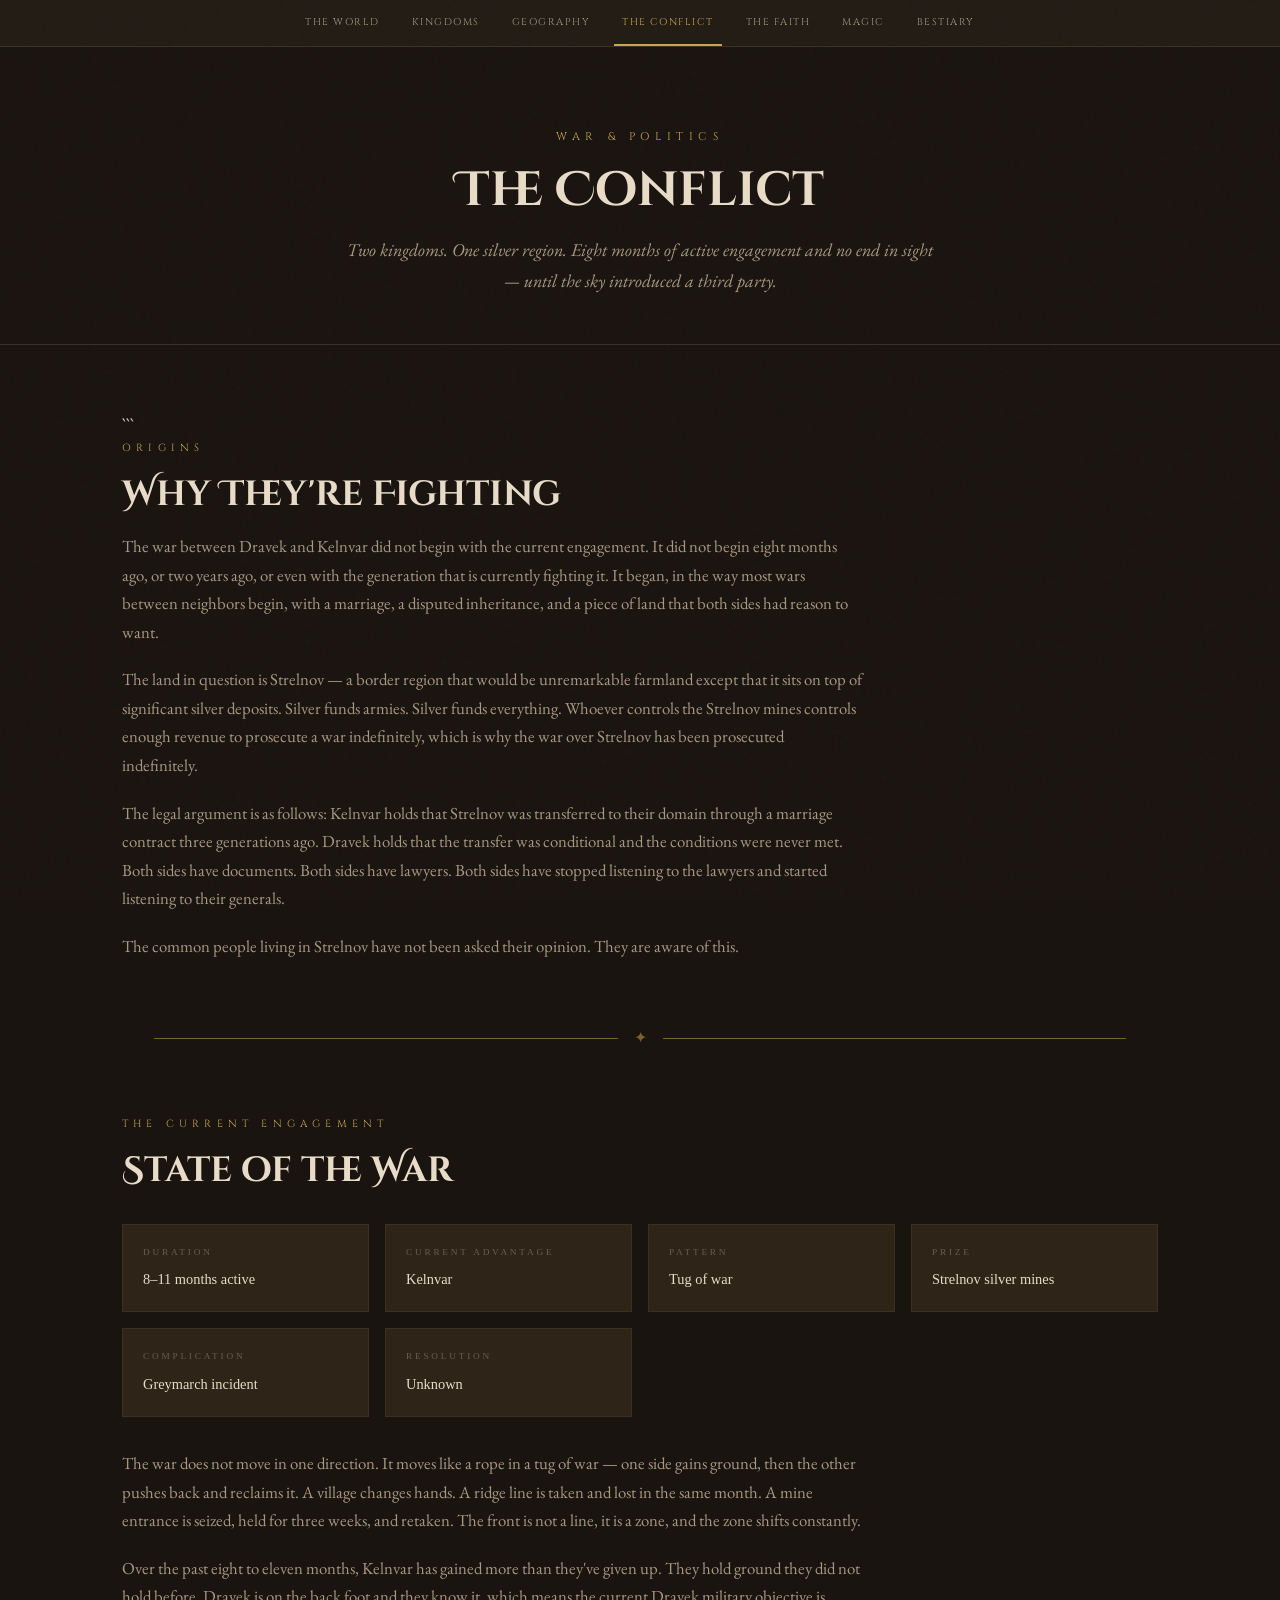
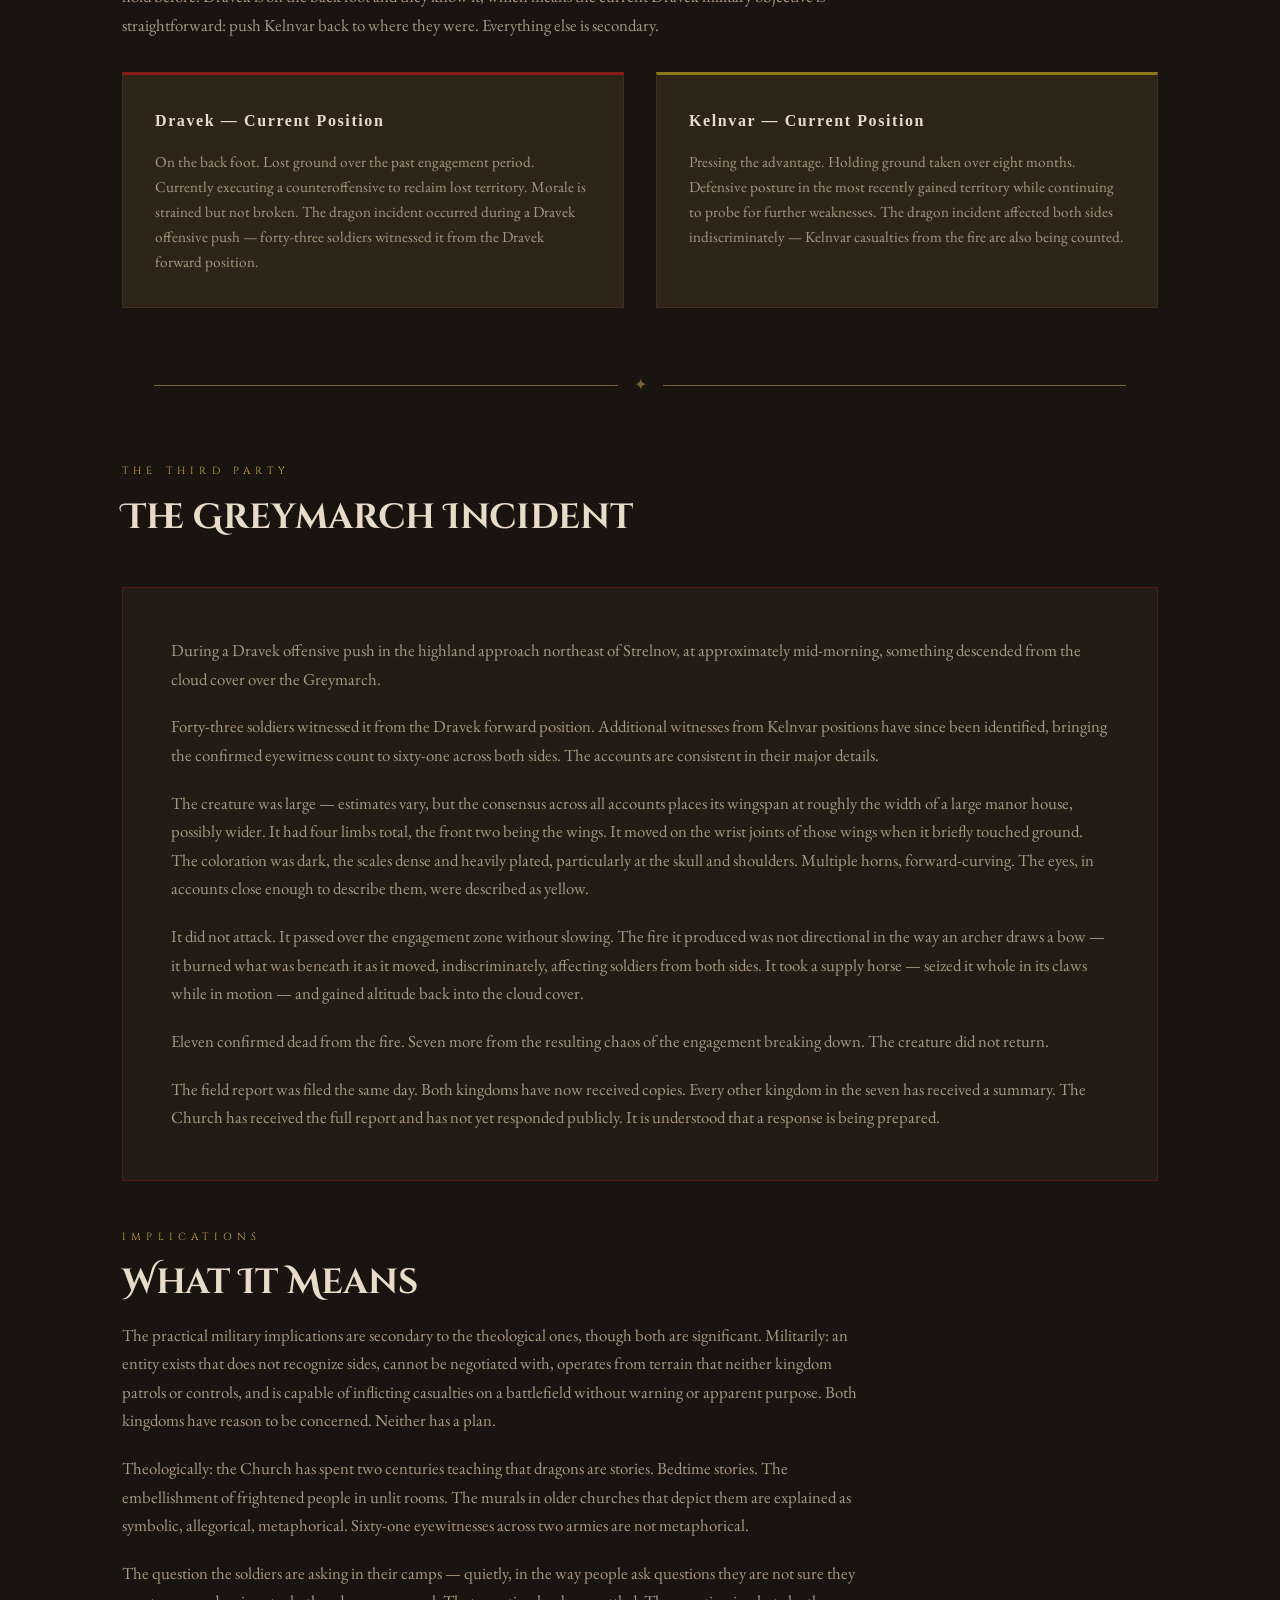
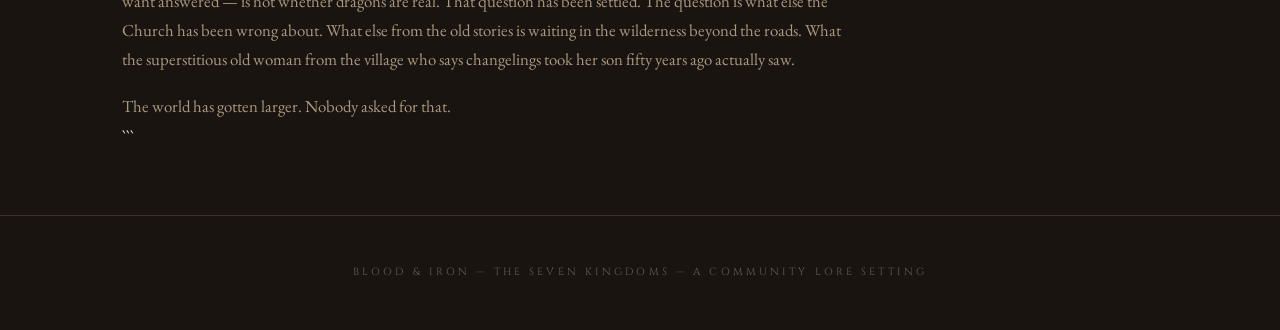
<file: conflict.html>
<!DOCTYPE html>

<html lang="en">
<head>
<meta charset="UTF-8">
<meta name="viewport" content="width=device-width, initial-scale=1.0">
<title>The Conflict — Blood &amp; Iron</title>
<link rel="preconnect" href="https://fonts.googleapis.com">
<link rel="preconnect" href="https://fonts.gstatic.com" crossorigin>
<link href="https://fonts.googleapis.com/css2?family=Cinzel+Decorative:wght@400;700&family=Cinzel:wght@400;600;700&family=EB+Garamond:ital,wght@0,400;0,500;1,400;1,500&display=swap" rel="stylesheet">
<link rel="stylesheet" href="style.css">
<style>
.prose-block { max-width:740px; color:#a89880; font-size:1.05rem; }
.prose-block p { margin-bottom:1.2rem; }
.prose-block p:last-child { margin-bottom:0; }

.timeline { margin:3rem 0; }
.timeline-item { display:flex; gap:2rem; margin-bottom:2.5rem; align-items:flex-start; }
.timeline-marker { flex-shrink:0; display:flex; flex-direction:column; align-items:center; gap:0; }
.timeline-dot { width:12px; height:12px; background-color:#c9a84c; transform:rotate(45deg); flex-shrink:0; margin-top:0.35rem; }
.timeline-line { width:1px; height:100%; min-height:40px; background:linear-gradient(to bottom,#7a6030,transparent); margin-top:4px; }
.timeline-content h3 { font-family:‘Cinzel’,Georgia,serif; font-size:0.85rem; letter-spacing:0.1em; color:#e8dcc8; margin-bottom:0.5rem; }
.timeline-content p { color:#a89880; font-size:0.95rem; line-height:1.65; }

.incident-full { background-color:#221c15; border:1px solid rgba(139,26,26,0.5); padding:3rem; margin:3rem 0; position:relative; }
.incident-full::before { content:‘The Greymarch Incident’; position:absolute; top:-0.65rem; left:2rem; background-color:#221c15; padding:0 0.75rem; font-family:‘Cinzel’,Georgia,serif; font-size:0.62rem; letter-spacing:0.3em; text-transform:uppercase; color:#c0392b; }

.two-col { display:grid; grid-template-columns:1fr 1fr; gap:2rem; margin:2rem 0; }
.faction-block { background-color:#2e2418; border:1px solid #3d3020; padding:2rem; }
.faction-block.dravek { border-top:3px solid #8b1a1a; }
.faction-block.kelnvar { border-top:3px solid #8b7a1a; }
.faction-name { font-family:‘Cinzel’,Georgia,serif; font-size:1rem; letter-spacing:0.1em; color:#e8dcc8; margin-bottom:1rem; }
.faction-body { color:#a89880; font-size:0.95rem; line-height:1.65; }

.status-grid { display:grid; grid-template-columns:repeat(auto-fill,minmax(200px,1fr)); gap:1rem; margin:2rem 0; }
.status-item { background-color:#2e2418; border:1px solid #3d3020; padding:1.25rem; }
.status-label { font-family:‘Cinzel’,Georgia,serif; font-size:0.58rem; letter-spacing:0.3em; text-transform:uppercase; color:#6b5d4f; margin-bottom:0.4rem; }
.status-value { font-family:‘Cinzel’,Georgia,serif; font-size:0.9rem; color:#e8dcc8; }

@media(max-width:600px) { .two-col { grid-template-columns:1fr; } }
</style>

</head>
<body>
<header>
  <nav><ul>
    <li><a href="index.html">The World</a></li>
    <li><a href="kingdoms.html">Kingdoms</a></li>
    <li><a href="geography.html">Geography</a></li>
    <li><a href="conflict.html" class="active">The Conflict</a></li>
    <li><a href="faith.html">The Faith</a></li>
    <li><a href="magic.html">Magic</a></li>
    <li><a href="bestiary.html">Bestiary</a></li>
  </ul></nav>
</header>
<main>
  <div class="page-header">
    <p class="page-eyebrow">War &amp; Politics</p>
    <h1 class="page-title">The Conflict</h1>
    <p class="page-subtitle">Two kingdoms. One silver region. Eight months of active engagement and no end in sight — until the sky introduced a third party.</p>
  </div>
  <div class="content-wrapper">

```
<div class="reveal">
  <p class="section-label">Origins</p>
  <h2 class="section-title">Why They're Fighting</h2>
  <div class="prose-block">
    <p>The war between Dravek and Kelnvar did not begin with the current engagement. It did not begin eight months ago, or two years ago, or even with the generation that is currently fighting it. It began, in the way most wars between neighbors begin, with a marriage, a disputed inheritance, and a piece of land that both sides had reason to want.</p>
    <p>The land in question is Strelnov — a border region that would be unremarkable farmland except that it sits on top of significant silver deposits. Silver funds armies. Silver funds everything. Whoever controls the Strelnov mines controls enough revenue to prosecute a war indefinitely, which is why the war over Strelnov has been prosecuted indefinitely.</p>
    <p>The legal argument is as follows: Kelnvar holds that Strelnov was transferred to their domain through a marriage contract three generations ago. Dravek holds that the transfer was conditional and the conditions were never met. Both sides have documents. Both sides have lawyers. Both sides have stopped listening to the lawyers and started listening to their generals.</p>
    <p>The common people living in Strelnov have not been asked their opinion. They are aware of this.</p>
  </div>
</div>

<div class="ornamental-rule reveal"><span>✦</span></div>

<div class="reveal">
  <p class="section-label">The Current Engagement</p>
  <h2 class="section-title">State of the War</h2>
</div>

<div class="status-grid reveal">
  <div class="status-item">
    <p class="status-label">Duration</p>
    <p class="status-value">8–11 months active</p>
  </div>
  <div class="status-item">
    <p class="status-label">Current advantage</p>
    <p class="status-value">Kelnvar</p>
  </div>
  <div class="status-item">
    <p class="status-label">Pattern</p>
    <p class="status-value">Tug of war</p>
  </div>
  <div class="status-item">
    <p class="status-label">Prize</p>
    <p class="status-value">Strelnov silver mines</p>
  </div>
  <div class="status-item">
    <p class="status-label">Complication</p>
    <p class="status-value">Greymarch incident</p>
  </div>
  <div class="status-item">
    <p class="status-label">Resolution</p>
    <p class="status-value">Unknown</p>
  </div>
</div>

<div class="prose-block reveal" style="margin-top:1rem;">
  <p>The war does not move in one direction. It moves like a rope in a tug of war — one side gains ground, then the other pushes back and reclaims it. A village changes hands. A ridge line is taken and lost in the same month. A mine entrance is seized, held for three weeks, and retaken. The front is not a line, it is a zone, and the zone shifts constantly.</p>
  <p>Over the past eight to eleven months, Kelnvar has gained more than they've given up. They hold ground they did not hold before. Dravek is on the back foot and they know it, which means the current Dravek military objective is straightforward: push Kelnvar back to where they were. Everything else is secondary.</p>
</div>

<div class="two-col reveal" style="margin-top:2rem;">
  <div class="faction-block dravek">
    <h3 class="faction-name">Dravek — Current Position</h3>
    <p class="faction-body">On the back foot. Lost ground over the past engagement period. Currently executing a counteroffensive to reclaim lost territory. Morale is strained but not broken. The dragon incident occurred during a Dravek offensive push — forty-three soldiers witnessed it from the Dravek forward position.</p>
  </div>
  <div class="faction-block kelnvar">
    <h3 class="faction-name">Kelnvar — Current Position</h3>
    <p class="faction-body">Pressing the advantage. Holding ground taken over eight months. Defensive posture in the most recently gained territory while continuing to probe for further weaknesses. The dragon incident affected both sides indiscriminately — Kelnvar casualties from the fire are also being counted.</p>
  </div>
</div>

<div class="ornamental-rule reveal"><span>✦</span></div>

<div class="reveal">
  <p class="section-label">The Third Party</p>
  <h2 class="section-title">The Greymarch Incident</h2>
</div>

<div class="incident-full reveal">
  <div class="prose-block" style="max-width:100%;">
    <p>During a Dravek offensive push in the highland approach northeast of Strelnov, at approximately mid-morning, something descended from the cloud cover over the Greymarch.</p>
    <p>Forty-three soldiers witnessed it from the Dravek forward position. Additional witnesses from Kelnvar positions have since been identified, bringing the confirmed eyewitness count to sixty-one across both sides. The accounts are consistent in their major details.</p>
    <p>The creature was large — estimates vary, but the consensus across all accounts places its wingspan at roughly the width of a large manor house, possibly wider. It had four limbs total, the front two being the wings. It moved on the wrist joints of those wings when it briefly touched ground. The coloration was dark, the scales dense and heavily plated, particularly at the skull and shoulders. Multiple horns, forward-curving. The eyes, in accounts close enough to describe them, were described as yellow.</p>
    <p>It did not attack. It passed over the engagement zone without slowing. The fire it produced was not directional in the way an archer draws a bow — it burned what was beneath it as it moved, indiscriminately, affecting soldiers from both sides. It took a supply horse — seized it whole in its claws while in motion — and gained altitude back into the cloud cover.</p>
    <p>Eleven confirmed dead from the fire. Seven more from the resulting chaos of the engagement breaking down. The creature did not return.</p>
    <p>The field report was filed the same day. Both kingdoms have now received copies. Every other kingdom in the seven has received a summary. The Church has received the full report and has not yet responded publicly. It is understood that a response is being prepared.</p>
  </div>
</div>

<div class="reveal">
  <p class="section-label">Implications</p>
  <h2 class="section-title">What It Means</h2>
  <div class="prose-block">
    <p>The practical military implications are secondary to the theological ones, though both are significant. Militarily: an entity exists that does not recognize sides, cannot be negotiated with, operates from terrain that neither kingdom patrols or controls, and is capable of inflicting casualties on a battlefield without warning or apparent purpose. Both kingdoms have reason to be concerned. Neither has a plan.</p>
    <p>Theologically: the Church has spent two centuries teaching that dragons are stories. Bedtime stories. The embellishment of frightened people in unlit rooms. The murals in older churches that depict them are explained as symbolic, allegorical, metaphorical. Sixty-one eyewitnesses across two armies are not metaphorical.</p>
    <p>The question the soldiers are asking in their camps — quietly, in the way people ask questions they are not sure they want answered — is not whether dragons are real. That question has been settled. The question is what else the Church has been wrong about. What else from the old stories is waiting in the wilderness beyond the roads. What the superstitious old woman from the village who says changelings took her son fifty years ago actually saw.</p>
    <p>The world has gotten larger. Nobody asked for that.</p>
  </div>
</div>
```

  </div>
</main>
<footer><p>Blood &amp; Iron &mdash; The Seven Kingdoms &mdash; A Community Lore Setting</p></footer>
<script>
  const reveals = document.querySelectorAll('.reveal');
  const observer = new IntersectionObserver((entries) => {
    entries.forEach((entry) => {
      if (entry.isIntersecting) { entry.target.classList.add('visible'); observer.unobserve(entry.target); }
    });
  }, { threshold: 0.06 });
  reveals.forEach(el => observer.observe(el));
</script>
</body>
</html>
</file>
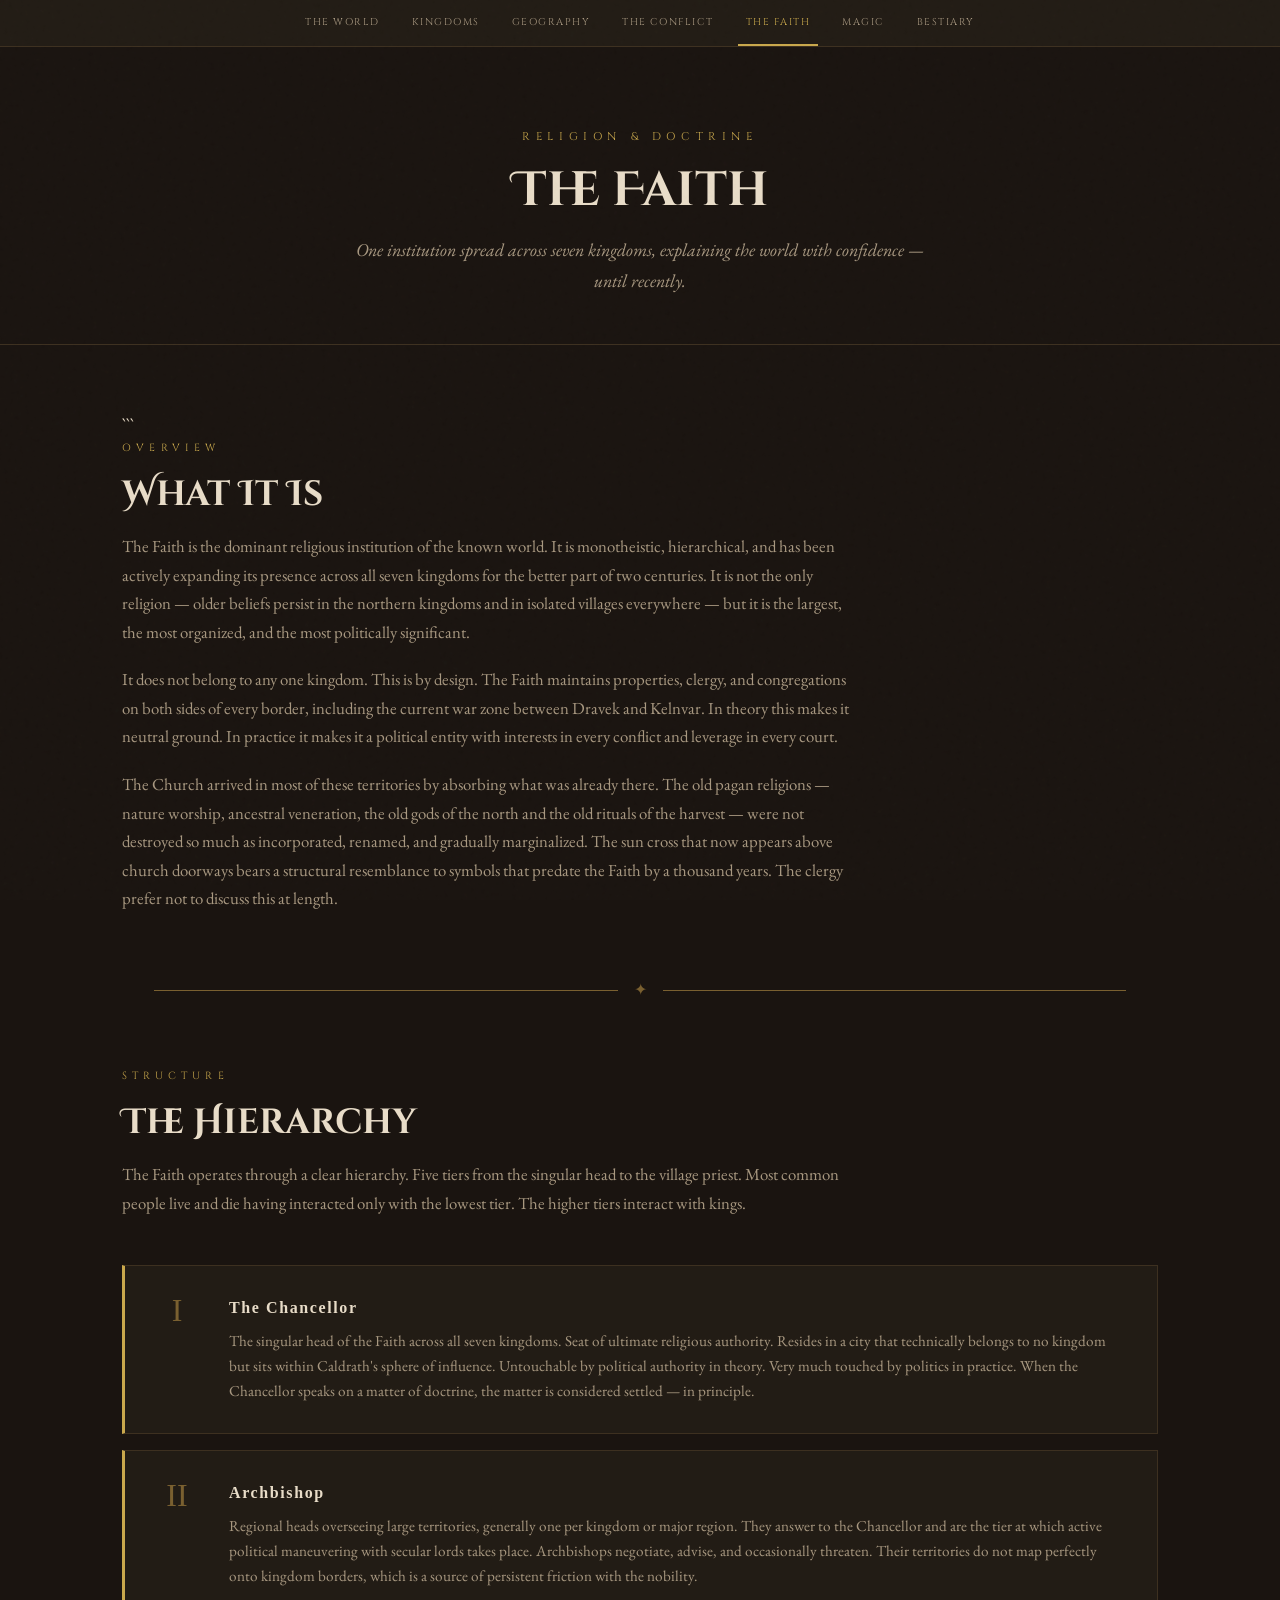
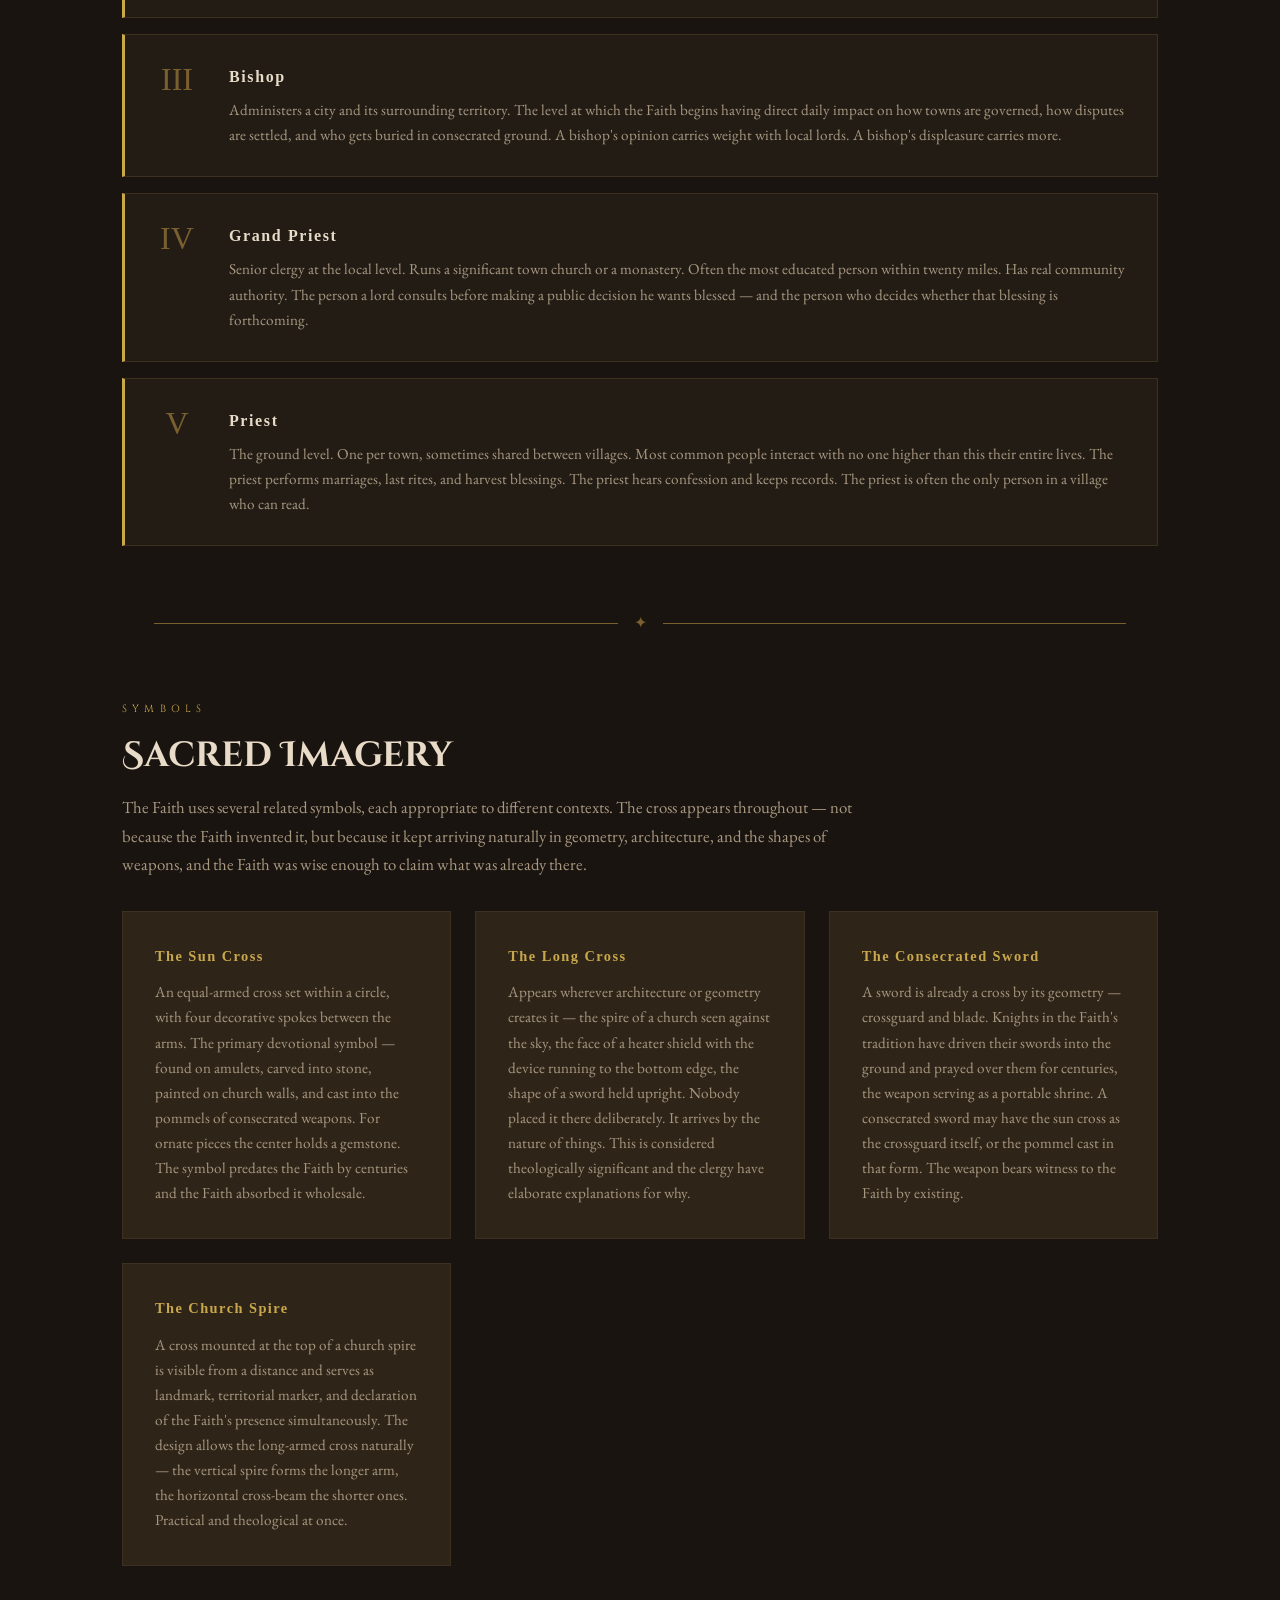
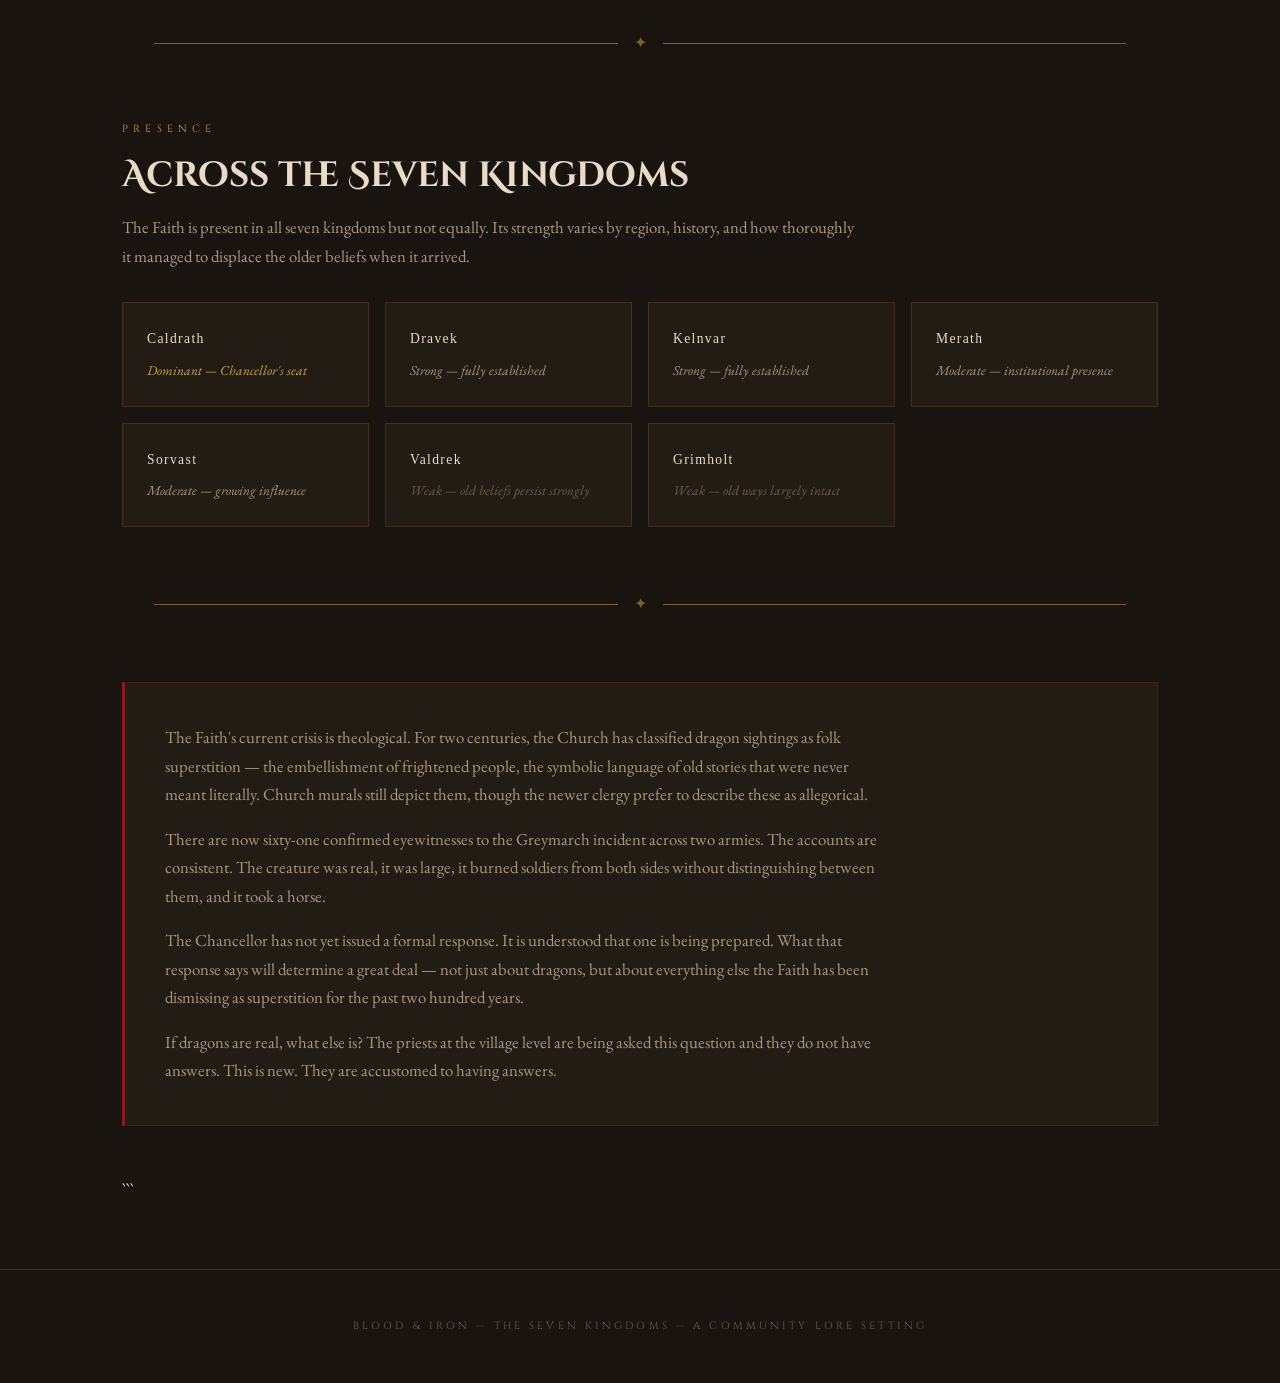
<file: faith.html>
<!DOCTYPE html>

<html lang="en">
<head>
<meta charset="UTF-8">
<meta name="viewport" content="width=device-width, initial-scale=1.0">
<title>The Faith — Blood &amp; Iron</title>
<link rel="preconnect" href="https://fonts.googleapis.com">
<link rel="preconnect" href="https://fonts.gstatic.com" crossorigin>
<link href="https://fonts.googleapis.com/css2?family=Cinzel+Decorative:wght@400;700&family=Cinzel:wght@400;600;700&family=EB+Garamond:ital,wght@0,400;0,500;1,400;1,500&display=swap" rel="stylesheet">
<link rel="stylesheet" href="style.css">
<style>
.prose-block { max-width:740px; color:#a89880; font-size:1.05rem; }
.prose-block p { margin-bottom:1.2rem; }
.prose-block p:last-child { margin-bottom:0; }

.hierarchy { margin:3rem 0; }
.hierarchy-item { display:flex; gap:2rem; padding:1.75rem 2rem; background-color:#221c15; border:1px solid #3d3020; border-left:3px solid #c9a84c; margin-bottom:1rem; align-items:flex-start; transition:border-color 0.3s ease; }
.hierarchy-item:hover { border-color:#7a6030; }
.hierarchy-rank { font-family:‘Cinzel Decorative’,Georgia,serif; font-size:2rem; color:#7a6030; flex-shrink:0; line-height:1; width:2.5rem; text-align:center; }
.hierarchy-content h3 { font-family:‘Cinzel’,Georgia,serif; font-size:1rem; letter-spacing:0.1em; color:#e8dcc8; margin-bottom:0.5rem; }
.hierarchy-content p { color:#a89880; font-size:0.95rem; line-height:1.65; }

.symbol-grid { display:grid; grid-template-columns:repeat(auto-fill,minmax(260px,1fr)); gap:1.5rem; margin:2rem 0; }
.symbol-card { background-color:#2e2418; border:1px solid #3d3020; padding:2rem; }
.symbol-name { font-family:‘Cinzel’,Georgia,serif; font-size:0.9rem; letter-spacing:0.1em; color:#c9a84c; margin-bottom:0.75rem; }
.symbol-desc { color:#a89880; font-size:0.95rem; line-height:1.65; }

.presence-grid { display:grid; grid-template-columns:repeat(auto-fill,minmax(240px,1fr)); gap:1rem; margin:2rem 0; }
.presence-item { background-color:#221c15; border:1px solid #3d3020; padding:1.5rem; }
.presence-kingdom { font-family:‘Cinzel’,Georgia,serif; font-size:0.85rem; letter-spacing:0.1em; color:#e8dcc8; margin-bottom:0.5rem; }
.presence-level { font-size:0.85rem; color:#6b5d4f; font-style:italic; }
.presence-level.strong { color:#c9a84c; }
.presence-level.moderate { color:#a89880; }
.presence-level.weak { color:#6b5d4f; }

.crisis-block { background-color:#221c15; border:1px solid rgba(139,26,26,0.4); border-left:3px solid #8b1a1a; padding:2.5rem; margin:3rem 0; position:relative; }
.crisis-block::before { content:‘Current Crisis’; position:absolute; top:-0.65rem; left:2rem; background-color:#221c15; padding:0 0.75rem; font-family:‘Cinzel’,Georgia,serif; font-size:0.62rem; letter-spacing:0.3em; text-transform:uppercase; color:#c0392b; }
.crisis-block p { color:#a89880; font-size:1.05rem; margin-bottom:1rem; max-width:720px; }
.crisis-block p:last-child { margin-bottom:0; }
</style>

</head>
<body>
<header>
  <nav><ul>
    <li><a href="index.html">The World</a></li>
    <li><a href="kingdoms.html">Kingdoms</a></li>
    <li><a href="geography.html">Geography</a></li>
    <li><a href="conflict.html">The Conflict</a></li>
    <li><a href="faith.html" class="active">The Faith</a></li>
    <li><a href="magic.html">Magic</a></li>
    <li><a href="bestiary.html">Bestiary</a></li>
  </ul></nav>
</header>
<main>
  <div class="page-header">
    <p class="page-eyebrow">Religion &amp; Doctrine</p>
    <h1 class="page-title">The Faith</h1>
    <p class="page-subtitle">One institution spread across seven kingdoms, explaining the world with confidence — until recently.</p>
  </div>
  <div class="content-wrapper">

```
<div class="reveal">
  <p class="section-label">Overview</p>
  <h2 class="section-title">What It Is</h2>
  <div class="prose-block">
    <p>The Faith is the dominant religious institution of the known world. It is monotheistic, hierarchical, and has been actively expanding its presence across all seven kingdoms for the better part of two centuries. It is not the only religion — older beliefs persist in the northern kingdoms and in isolated villages everywhere — but it is the largest, the most organized, and the most politically significant.</p>
    <p>It does not belong to any one kingdom. This is by design. The Faith maintains properties, clergy, and congregations on both sides of every border, including the current war zone between Dravek and Kelnvar. In theory this makes it neutral ground. In practice it makes it a political entity with interests in every conflict and leverage in every court.</p>
    <p>The Church arrived in most of these territories by absorbing what was already there. The old pagan religions — nature worship, ancestral veneration, the old gods of the north and the old rituals of the harvest — were not destroyed so much as incorporated, renamed, and gradually marginalized. The sun cross that now appears above church doorways bears a structural resemblance to symbols that predate the Faith by a thousand years. The clergy prefer not to discuss this at length.</p>
  </div>
</div>

<div class="ornamental-rule reveal"><span>✦</span></div>

<div class="reveal">
  <p class="section-label">Structure</p>
  <h2 class="section-title">The Hierarchy</h2>
  <div class="prose-block" style="margin-bottom:2rem;">
    <p>The Faith operates through a clear hierarchy. Five tiers from the singular head to the village priest. Most common people live and die having interacted only with the lowest tier. The higher tiers interact with kings.</p>
  </div>
</div>

<div class="hierarchy reveal">
  <div class="hierarchy-item">
    <span class="hierarchy-rank">I</span>
    <div class="hierarchy-content">
      <h3>The Chancellor</h3>
      <p>The singular head of the Faith across all seven kingdoms. Seat of ultimate religious authority. Resides in a city that technically belongs to no kingdom but sits within Caldrath's sphere of influence. Untouchable by political authority in theory. Very much touched by politics in practice. When the Chancellor speaks on a matter of doctrine, the matter is considered settled — in principle.</p>
    </div>
  </div>
  <div class="hierarchy-item">
    <span class="hierarchy-rank">II</span>
    <div class="hierarchy-content">
      <h3>Archbishop</h3>
      <p>Regional heads overseeing large territories, generally one per kingdom or major region. They answer to the Chancellor and are the tier at which active political maneuvering with secular lords takes place. Archbishops negotiate, advise, and occasionally threaten. Their territories do not map perfectly onto kingdom borders, which is a source of persistent friction with the nobility.</p>
    </div>
  </div>
  <div class="hierarchy-item">
    <span class="hierarchy-rank">III</span>
    <div class="hierarchy-content">
      <h3>Bishop</h3>
      <p>Administers a city and its surrounding territory. The level at which the Faith begins having direct daily impact on how towns are governed, how disputes are settled, and who gets buried in consecrated ground. A bishop's opinion carries weight with local lords. A bishop's displeasure carries more.</p>
    </div>
  </div>
  <div class="hierarchy-item">
    <span class="hierarchy-rank">IV</span>
    <div class="hierarchy-content">
      <h3>Grand Priest</h3>
      <p>Senior clergy at the local level. Runs a significant town church or a monastery. Often the most educated person within twenty miles. Has real community authority. The person a lord consults before making a public decision he wants blessed — and the person who decides whether that blessing is forthcoming.</p>
    </div>
  </div>
  <div class="hierarchy-item">
    <span class="hierarchy-rank">V</span>
    <div class="hierarchy-content">
      <h3>Priest</h3>
      <p>The ground level. One per town, sometimes shared between villages. Most common people interact with no one higher than this their entire lives. The priest performs marriages, last rites, and harvest blessings. The priest hears confession and keeps records. The priest is often the only person in a village who can read.</p>
    </div>
  </div>
</div>

<div class="ornamental-rule reveal"><span>✦</span></div>

<div class="reveal">
  <p class="section-label">Symbols</p>
  <h2 class="section-title">Sacred Imagery</h2>
  <div class="prose-block" style="margin-bottom:2rem;">
    <p>The Faith uses several related symbols, each appropriate to different contexts. The cross appears throughout — not because the Faith invented it, but because it kept arriving naturally in geometry, architecture, and the shapes of weapons, and the Faith was wise enough to claim what was already there.</p>
  </div>
</div>

<div class="symbol-grid reveal">
  <div class="symbol-card">
    <h3 class="symbol-name">The Sun Cross</h3>
    <p class="symbol-desc">An equal-armed cross set within a circle, with four decorative spokes between the arms. The primary devotional symbol — found on amulets, carved into stone, painted on church walls, and cast into the pommels of consecrated weapons. For ornate pieces the center holds a gemstone. The symbol predates the Faith by centuries and the Faith absorbed it wholesale.</p>
  </div>
  <div class="symbol-card">
    <h3 class="symbol-name">The Long Cross</h3>
    <p class="symbol-desc">Appears wherever architecture or geometry creates it — the spire of a church seen against the sky, the face of a heater shield with the device running to the bottom edge, the shape of a sword held upright. Nobody placed it there deliberately. It arrives by the nature of things. This is considered theologically significant and the clergy have elaborate explanations for why.</p>
  </div>
  <div class="symbol-card">
    <h3 class="symbol-name">The Consecrated Sword</h3>
    <p class="symbol-desc">A sword is already a cross by its geometry — crossguard and blade. Knights in the Faith's tradition have driven their swords into the ground and prayed over them for centuries, the weapon serving as a portable shrine. A consecrated sword may have the sun cross as the crossguard itself, or the pommel cast in that form. The weapon bears witness to the Faith by existing.</p>
  </div>
  <div class="symbol-card">
    <h3 class="symbol-name">The Church Spire</h3>
    <p class="symbol-desc">A cross mounted at the top of a church spire is visible from a distance and serves as landmark, territorial marker, and declaration of the Faith's presence simultaneously. The design allows the long-armed cross naturally — the vertical spire forms the longer arm, the horizontal cross-beam the shorter ones. Practical and theological at once.</p>
  </div>
</div>

<div class="ornamental-rule reveal"><span>✦</span></div>

<div class="reveal">
  <p class="section-label">Presence</p>
  <h2 class="section-title">Across the Seven Kingdoms</h2>
  <div class="prose-block" style="margin-bottom:2rem;">
    <p>The Faith is present in all seven kingdoms but not equally. Its strength varies by region, history, and how thoroughly it managed to displace the older beliefs when it arrived.</p>
  </div>
</div>

<div class="presence-grid reveal">
  <div class="presence-item">
    <p class="presence-kingdom">Caldrath</p>
    <p class="presence-level strong">Dominant — Chancellor's seat</p>
  </div>
  <div class="presence-item">
    <p class="presence-kingdom">Dravek</p>
    <p class="presence-level moderate">Strong — fully established</p>
  </div>
  <div class="presence-item">
    <p class="presence-kingdom">Kelnvar</p>
    <p class="presence-level moderate">Strong — fully established</p>
  </div>
  <div class="presence-item">
    <p class="presence-kingdom">Merath</p>
    <p class="presence-level moderate">Moderate — institutional presence</p>
  </div>
  <div class="presence-item">
    <p class="presence-kingdom">Sorvast</p>
    <p class="presence-level moderate">Moderate — growing influence</p>
  </div>
  <div class="presence-item">
    <p class="presence-kingdom">Valdrek</p>
    <p class="presence-level weak">Weak — old beliefs persist strongly</p>
  </div>
  <div class="presence-item">
    <p class="presence-kingdom">Grimholt</p>
    <p class="presence-level weak">Weak — old ways largely intact</p>
  </div>
</div>

<div class="ornamental-rule reveal"><span>✦</span></div>

<div class="crisis-block reveal">
  <p>The Faith's current crisis is theological. For two centuries, the Church has classified dragon sightings as folk superstition — the embellishment of frightened people, the symbolic language of old stories that were never meant literally. Church murals still depict them, though the newer clergy prefer to describe these as allegorical.</p>
  <p>There are now sixty-one confirmed eyewitnesses to the Greymarch incident across two armies. The accounts are consistent. The creature was real, it was large, it burned soldiers from both sides without distinguishing between them, and it took a horse.</p>
  <p>The Chancellor has not yet issued a formal response. It is understood that one is being prepared. What that response says will determine a great deal — not just about dragons, but about everything else the Faith has been dismissing as superstition for the past two hundred years.</p>
  <p>If dragons are real, what else is? The priests at the village level are being asked this question and they do not have answers. This is new. They are accustomed to having answers.</p>
</div>
```

  </div>
</main>
<footer><p>Blood &amp; Iron &mdash; The Seven Kingdoms &mdash; A Community Lore Setting</p></footer>
<script>
  const reveals = document.querySelectorAll('.reveal');
  const observer = new IntersectionObserver((entries) => {
    entries.forEach((entry) => {
      if (entry.isIntersecting) { entry.target.classList.add('visible'); observer.unobserve(entry.target); }
    });
  }, { threshold: 0.06 });
  reveals.forEach(el => observer.observe(el));
</script>
</body>
</html>
</file>
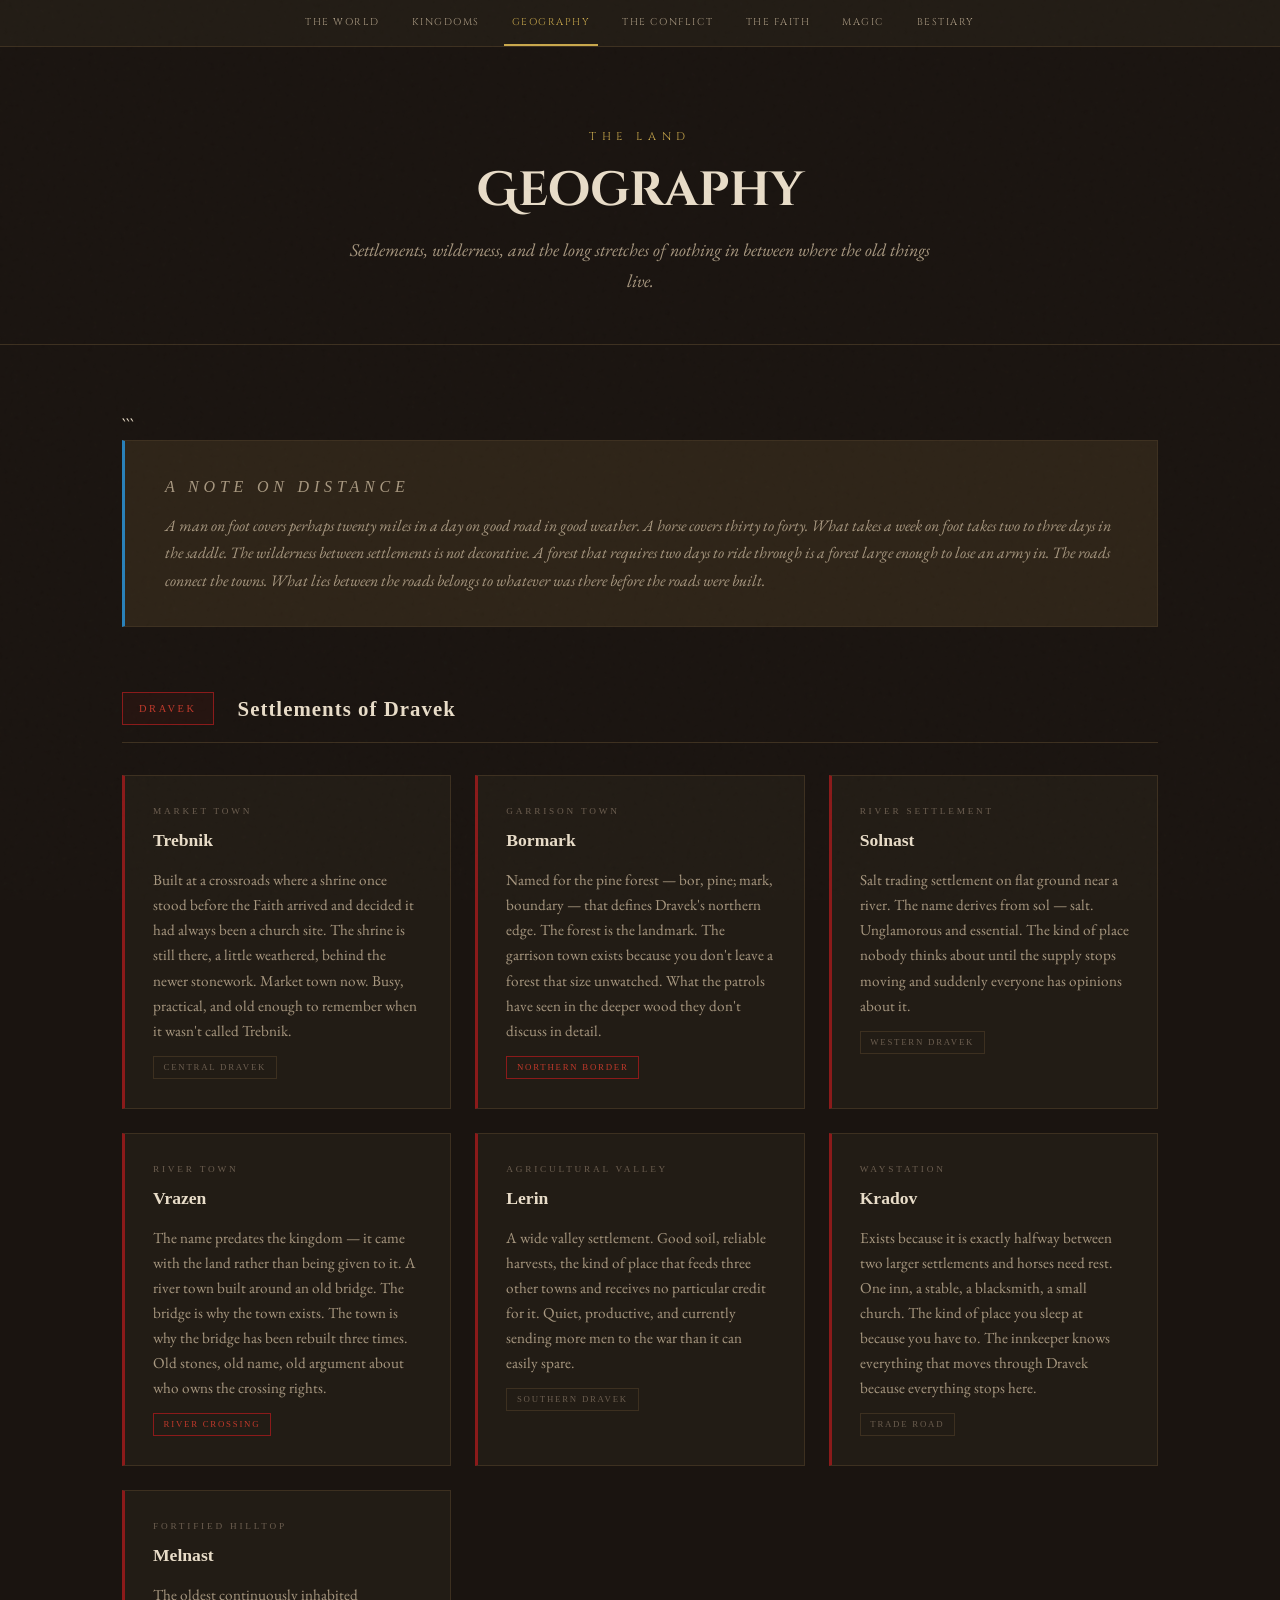
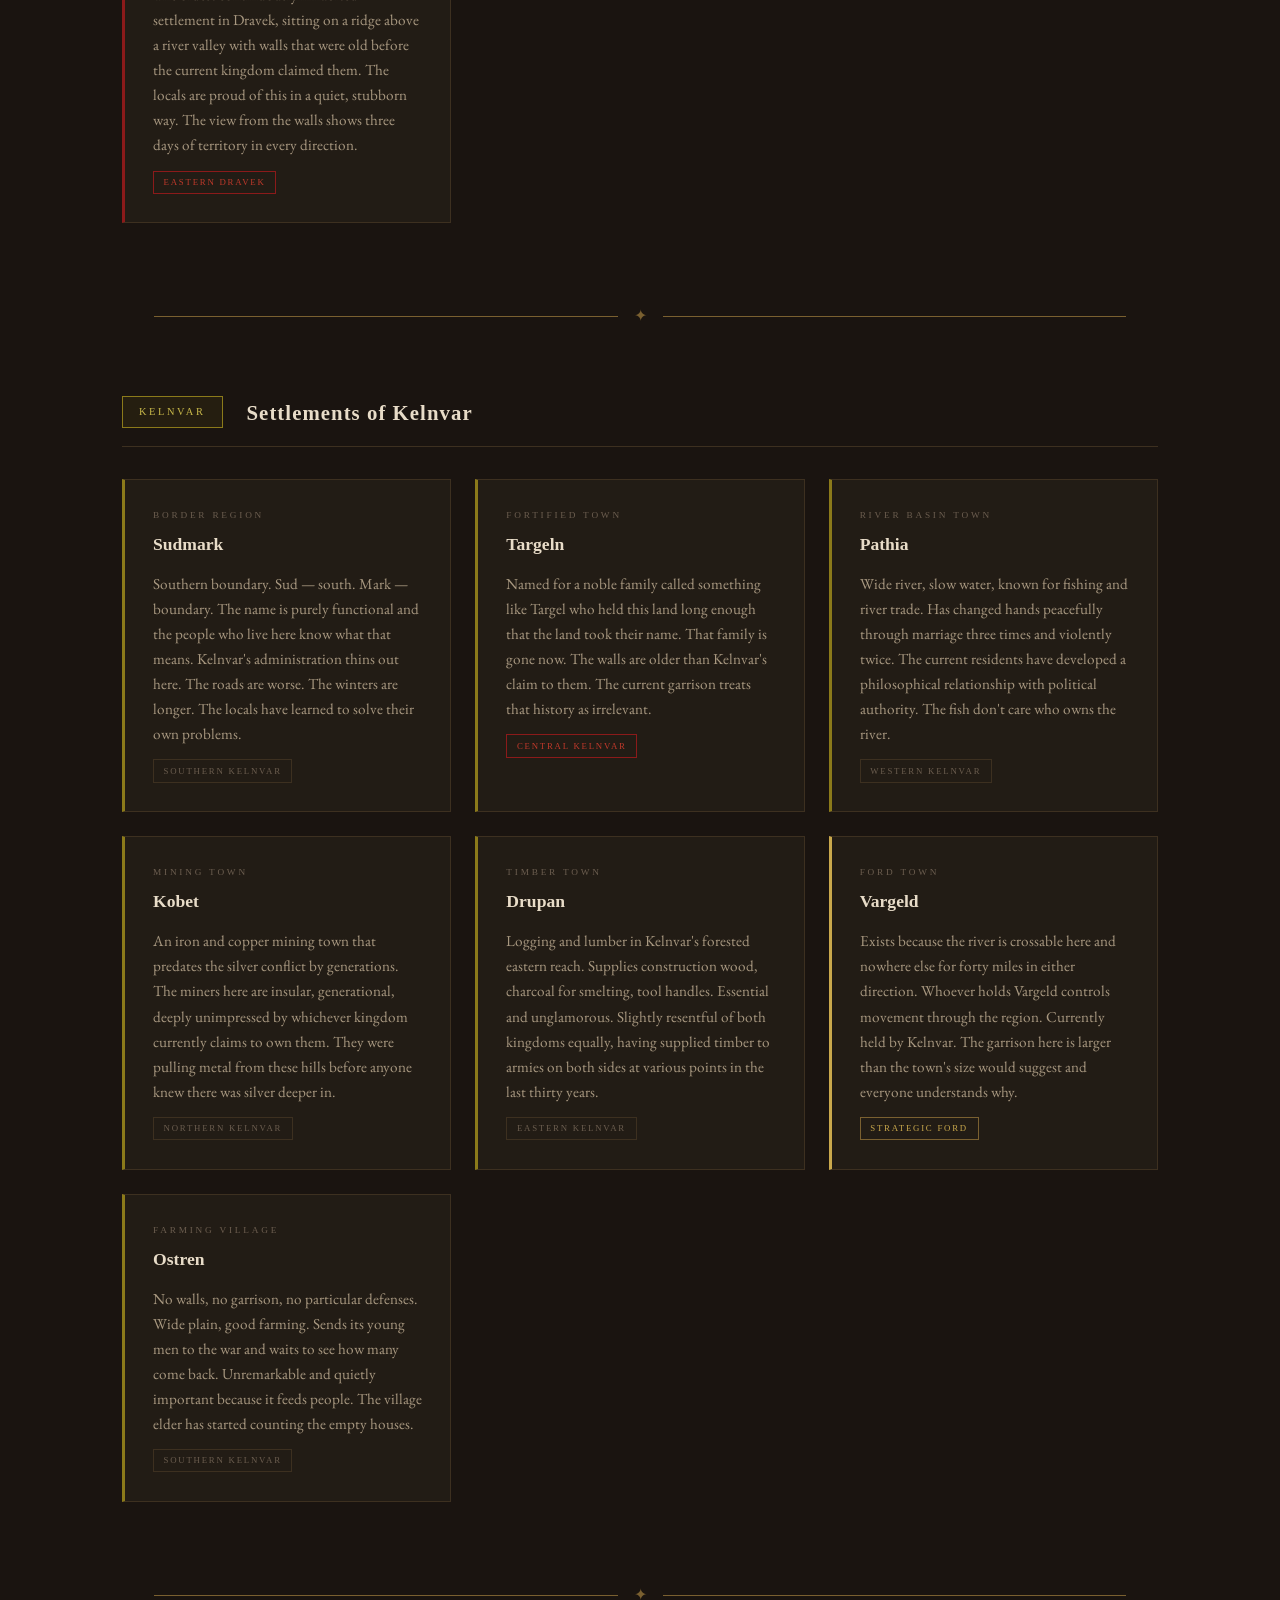
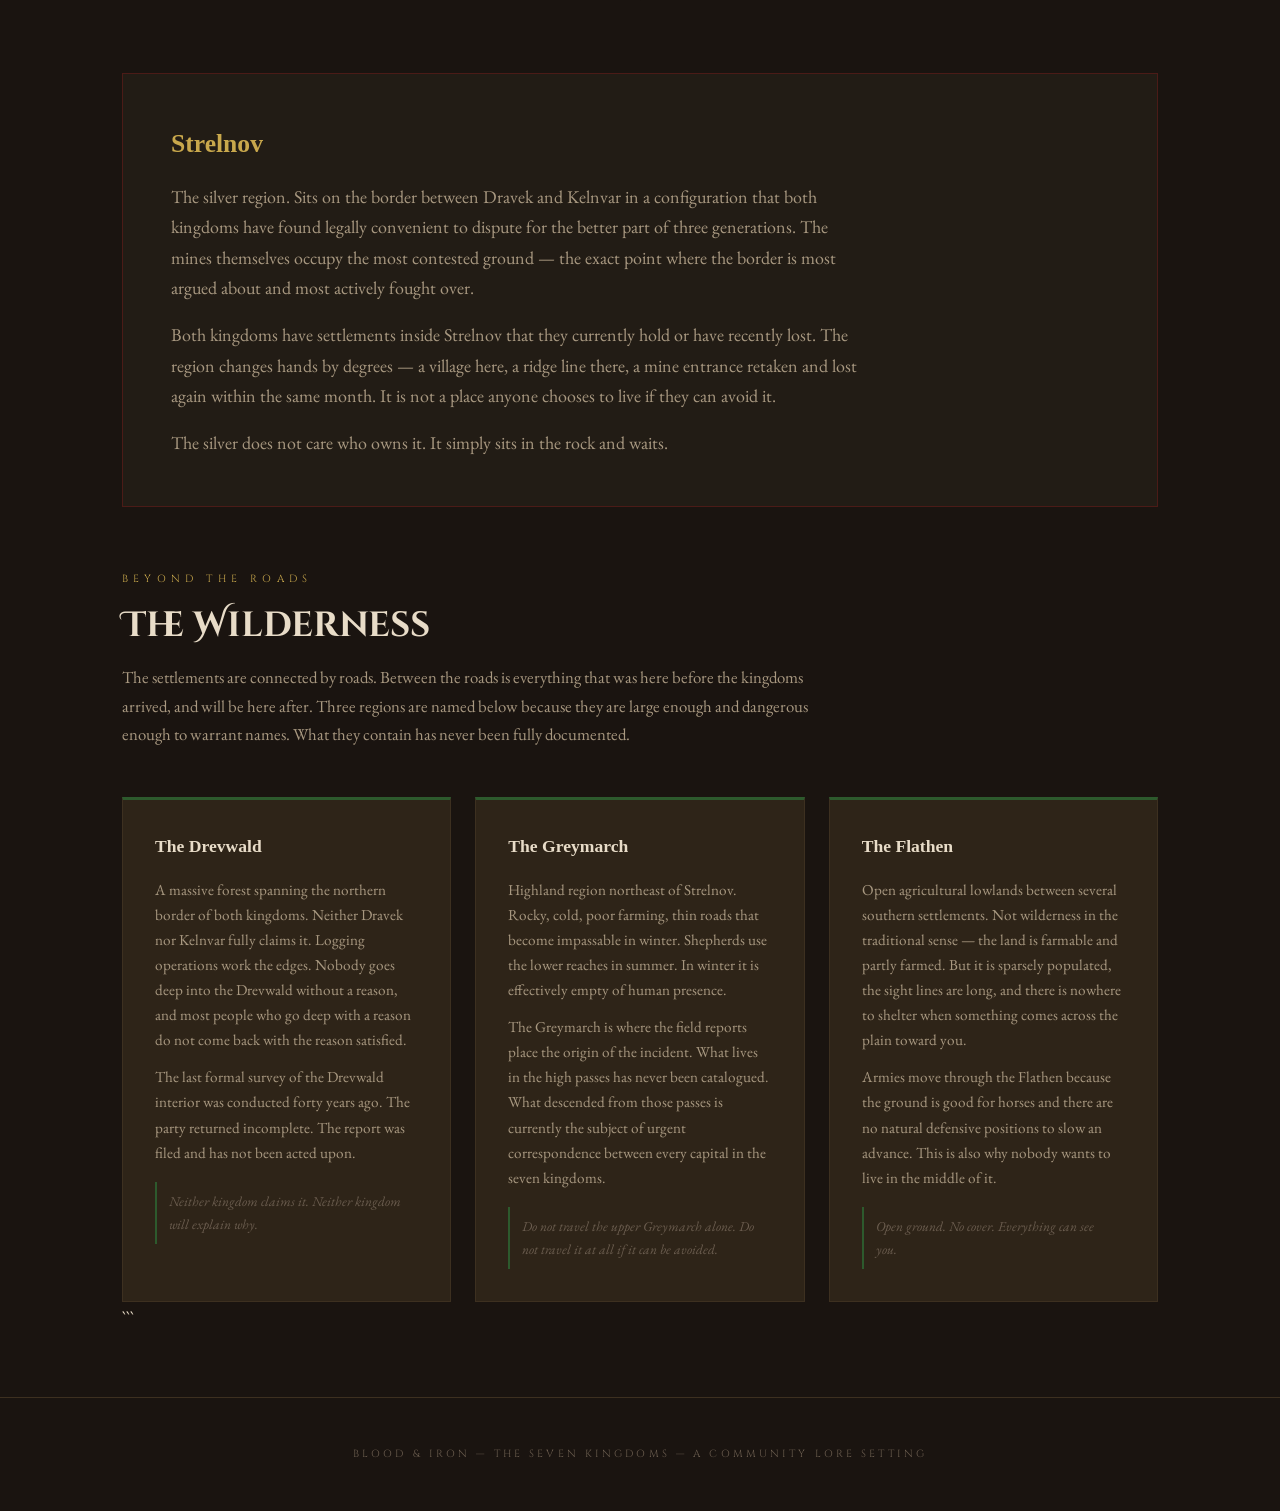
<file: geography.html>
<!DOCTYPE html>

<html lang="en">
<head>
<meta charset="UTF-8">
<meta name="viewport" content="width=device-width, initial-scale=1.0">
<title>Geography — Blood &amp; Iron</title>
<link rel="preconnect" href="https://fonts.googleapis.com">
<link rel="preconnect" href="https://fonts.gstatic.com" crossorigin>
<link href="https://fonts.googleapis.com/css2?family=Cinzel+Decorative:wght@400;700&family=Cinzel:wght@400;600;700&family=EB+Garamond:ital,wght@0,400;0,500;1,400;1,500&display=swap" rel="stylesheet">
<link rel="stylesheet" href="style.css">
<style>
.kingdom-header {
  display: flex;
  align-items: center;
  gap: 1.5rem;
  margin-bottom: 2rem;
  padding-bottom: 1rem;
  border-bottom: 1px solid #3d3020;
  flex-wrap: wrap;
}

.kingdom-badge {
font-family: ‘Cinzel’, Georgia, serif;
font-size: 0.65rem;
letter-spacing: 0.25em;
text-transform: uppercase;
padding: 0.4rem 1rem;
border: 1px solid;
white-space: nowrap;
}

.kingdom-badge.dravek  { color: #c0392b; border-color: #8b1a1a; background-color: rgba(139,26,26,0.1); }
.kingdom-badge.kelnvar { color: #c8b84a; border-color: #8b7a1a; background-color: rgba(139,122,26,0.1); }
.kingdom-badge.wild    { color: #6b5d4f; border-color: #3d3020; }

.kingdom-title {
font-family: ‘Cinzel’, Georgia, serif;
font-size: 1.3rem;
color: #e8dcc8;
letter-spacing: 0.05em;
}

.settlement-grid {
display: grid;
grid-template-columns: repeat(auto-fill, minmax(290px, 1fr));
gap: 1.5rem;
margin-bottom: 5rem;
}

.settlement-card {
background-color: #221c15;
border: 1px solid #3d3020;
border-left: 3px solid transparent;
padding: 1.75rem;
transition: transform 0.3s ease, border-color 0.3s ease;
}

.settlement-card:hover {
transform: translateY(-2px);
border-color: #7a6030;
border-left-color: inherit;
}

.settlement-card.dravek  { border-left-color: #8b1a1a; }
.settlement-card.kelnvar { border-left-color: #8b7a1a; }
.settlement-card.wild    { border-left-color: #2d5a2d; }
.settlement-card.contested { border-left-color: #c9a84c; }

.s-type {
font-family: ‘Cinzel’, Georgia, serif;
font-size: 0.58rem;
letter-spacing: 0.3em;
text-transform: uppercase;
color: #6b5d4f;
margin-bottom: 0.4rem;
}

.s-name {
font-family: ‘Cinzel’, Georgia, serif;
font-size: 1.1rem;
color: #e8dcc8;
margin-bottom: 0.75rem;
}

.s-desc {
font-size: 0.95rem;
color: #a89880;
line-height: 1.65;
}

.s-tag {
display: inline-block;
margin-top: 0.75rem;
font-family: ‘Cinzel’, Georgia, serif;
font-size: 0.55rem;
letter-spacing: 0.2em;
text-transform: uppercase;
padding: 0.2rem 0.6rem;
border: 1px solid #3d3020;
color: #6b5d4f;
}

.s-tag.red    { border-color: #8b1a1a; color: #c0392b; }
.s-tag.gold   { border-color: #7a6030; color: #c9a84c; }

.contested-region {
background-color: #221c15;
border: 1px solid rgba(139,26,26,0.4);
padding: 3rem;
margin-bottom: 4rem;
position: relative;
}

.contested-region::before {
content: ‘Contested Territory’;
position: absolute;
top: -0.65rem;
left: 2rem;
background-color: #221c15;
padding: 0 0.75rem;
font-family: ‘Cinzel’, Georgia, serif;
font-size: 0.62rem;
letter-spacing: 0.3em;
text-transform: uppercase;
color: #c0392b;
}

.contested-region h3 {
font-family: ‘Cinzel Decorative’, Georgia, serif;
font-size: 1.6rem;
color: #c9a84c;
margin-bottom: 1rem;
}

.contested-region p {
color: #a89880;
margin-bottom: 1rem;
max-width: 700px;
}

.contested-region p:last-child { margin-bottom: 0; }

.wilderness-grid {
display: grid;
grid-template-columns: repeat(auto-fill, minmax(300px, 1fr));
gap: 1.5rem;
}

.wild-card {
background-color: #2e2418;
border: 1px solid #3d3020;
border-top: 3px solid #2d5a2d;
padding: 2rem;
}

.wild-name {
font-family: ‘Cinzel Decorative’, Georgia, serif;
font-size: 1.1rem;
color: #e8dcc8;
margin-bottom: 1rem;
}

.wild-desc {
font-size: 0.95rem;
color: #a89880;
line-height: 1.65;
margin-bottom: 0.75rem;
}

.wild-warning {
margin-top: 1rem;
padding: 0.5rem 0.75rem;
border-left: 2px solid #2d5a2d;
font-size: 0.85rem;
color: #6b5d4f;
font-style: italic;
}

.travel-note {
background-color: #2e2418;
border: 1px solid #3d3020;
border-left: 3px solid #2980b9;
padding: 2rem 2.5rem;
margin-bottom: 4rem;
}

.travel-note-label {
font-family: ‘Cinzel’, Georgia, serif;
font-size: 0.65rem;
letter-spacing: 0.3em;
text-transform: uppercase;
color: #2980b9;
margin-bottom: 0.75rem;
}

.travel-note p {
color: #a89880;
font-style: italic;
font-size: 1rem;
}

@media (max-width: 600px) {
.settlement-grid { grid-template-columns: 1fr; }
.wilderness-grid { grid-template-columns: 1fr; }
}
</style>

</head>
<body>

<header>
  <nav>
    <ul>
      <li><a href="index.html">The World</a></li>
      <li><a href="kingdoms.html">Kingdoms</a></li>
      <li><a href="geography.html" class="active">Geography</a></li>
      <li><a href="conflict.html">The Conflict</a></li>
      <li><a href="faith.html">The Faith</a></li>
      <li><a href="magic.html">Magic</a></li>
      <li><a href="bestiary.html">Bestiary</a></li>
    </ul>
  </nav>
</header>

<main>

  <div class="page-header">
    <p class="page-eyebrow">The Land</p>
    <h1 class="page-title">Geography</h1>
    <p class="page-subtitle">Settlements, wilderness, and the long stretches of nothing in between where the old things live.</p>
  </div>

  <div class="content-wrapper">

```
<div class="travel-note reveal">
  <p class="travel-note-label">A Note on Distance</p>
  <p>A man on foot covers perhaps twenty miles in a day on good road in good weather. A horse covers thirty to forty. What takes a week on foot takes two to three days in the saddle. The wilderness between settlements is not decorative. A forest that requires two days to ride through is a forest large enough to lose an army in. The roads connect the towns. What lies between the roads belongs to whatever was there before the roads were built.</p>
</div>

<!-- DRAVEK -->
<div class="reveal">
  <div class="kingdom-header">
    <span class="kingdom-badge dravek">Dravek</span>
    <h2 class="kingdom-title">Settlements of Dravek</h2>
  </div>
</div>

<div class="settlement-grid">

  <div class="settlement-card dravek reveal">
    <p class="s-type">Market Town</p>
    <h3 class="s-name">Trebnik</h3>
    <p class="s-desc">Built at a crossroads where a shrine once stood before the Faith arrived and decided it had always been a church site. The shrine is still there, a little weathered, behind the newer stonework. Market town now. Busy, practical, and old enough to remember when it wasn't called Trebnik.</p>
    <span class="s-tag">Central Dravek</span>
  </div>

  <div class="settlement-card dravek reveal">
    <p class="s-type">Garrison Town</p>
    <h3 class="s-name">Bormark</h3>
    <p class="s-desc">Named for the pine forest — bor, pine; mark, boundary — that defines Dravek's northern edge. The forest is the landmark. The garrison town exists because you don't leave a forest that size unwatched. What the patrols have seen in the deeper wood they don't discuss in detail.</p>
    <span class="s-tag red">Northern Border</span>
  </div>

  <div class="settlement-card dravek reveal">
    <p class="s-type">River Settlement</p>
    <h3 class="s-name">Solnast</h3>
    <p class="s-desc">Salt trading settlement on flat ground near a river. The name derives from sol — salt. Unglamorous and essential. The kind of place nobody thinks about until the supply stops moving and suddenly everyone has opinions about it.</p>
    <span class="s-tag">Western Dravek</span>
  </div>

  <div class="settlement-card dravek reveal">
    <p class="s-type">River Town</p>
    <h3 class="s-name">Vrazen</h3>
    <p class="s-desc">The name predates the kingdom — it came with the land rather than being given to it. A river town built around an old bridge. The bridge is why the town exists. The town is why the bridge has been rebuilt three times. Old stones, old name, old argument about who owns the crossing rights.</p>
    <span class="s-tag red">River Crossing</span>
  </div>

  <div class="settlement-card dravek reveal">
    <p class="s-type">Agricultural Valley</p>
    <h3 class="s-name">Lerin</h3>
    <p class="s-desc">A wide valley settlement. Good soil, reliable harvests, the kind of place that feeds three other towns and receives no particular credit for it. Quiet, productive, and currently sending more men to the war than it can easily spare.</p>
    <span class="s-tag">Southern Dravek</span>
  </div>

  <div class="settlement-card dravek reveal">
    <p class="s-type">Waystation</p>
    <h3 class="s-name">Kradov</h3>
    <p class="s-desc">Exists because it is exactly halfway between two larger settlements and horses need rest. One inn, a stable, a blacksmith, a small church. The kind of place you sleep at because you have to. The innkeeper knows everything that moves through Dravek because everything stops here.</p>
    <span class="s-tag">Trade Road</span>
  </div>

  <div class="settlement-card dravek reveal">
    <p class="s-type">Fortified Hilltop</p>
    <h3 class="s-name">Melnast</h3>
    <p class="s-desc">The oldest continuously inhabited settlement in Dravek, sitting on a ridge above a river valley with walls that were old before the current kingdom claimed them. The locals are proud of this in a quiet, stubborn way. The view from the walls shows three days of territory in every direction.</p>
    <span class="s-tag red">Eastern Dravek</span>
  </div>

</div>

<div class="ornamental-rule reveal"><span>✦</span></div>

<!-- KELNVAR -->
<div class="reveal">
  <div class="kingdom-header">
    <span class="kingdom-badge kelnvar">Kelnvar</span>
    <h2 class="kingdom-title">Settlements of Kelnvar</h2>
  </div>
</div>

<div class="settlement-grid">

  <div class="settlement-card kelnvar reveal">
    <p class="s-type">Border Region</p>
    <h3 class="s-name">Sudmark</h3>
    <p class="s-desc">Southern boundary. Sud — south. Mark — boundary. The name is purely functional and the people who live here know what that means. Kelnvar's administration thins out here. The roads are worse. The winters are longer. The locals have learned to solve their own problems.</p>
    <span class="s-tag">Southern Kelnvar</span>
  </div>

  <div class="settlement-card kelnvar reveal">
    <p class="s-type">Fortified Town</p>
    <h3 class="s-name">Targeln</h3>
    <p class="s-desc">Named for a noble family called something like Targel who held this land long enough that the land took their name. That family is gone now. The walls are older than Kelnvar's claim to them. The current garrison treats that history as irrelevant.</p>
    <span class="s-tag red">Central Kelnvar</span>
  </div>

  <div class="settlement-card kelnvar reveal">
    <p class="s-type">River Basin Town</p>
    <h3 class="s-name">Pathia</h3>
    <p class="s-desc">Wide river, slow water, known for fishing and river trade. Has changed hands peacefully through marriage three times and violently twice. The current residents have developed a philosophical relationship with political authority. The fish don't care who owns the river.</p>
    <span class="s-tag">Western Kelnvar</span>
  </div>

  <div class="settlement-card kelnvar reveal">
    <p class="s-type">Mining Town</p>
    <h3 class="s-name">Kobet</h3>
    <p class="s-desc">An iron and copper mining town that predates the silver conflict by generations. The miners here are insular, generational, deeply unimpressed by whichever kingdom currently claims to own them. They were pulling metal from these hills before anyone knew there was silver deeper in.</p>
    <span class="s-tag">Northern Kelnvar</span>
  </div>

  <div class="settlement-card kelnvar reveal">
    <p class="s-type">Timber Town</p>
    <h3 class="s-name">Drupan</h3>
    <p class="s-desc">Logging and lumber in Kelnvar's forested eastern reach. Supplies construction wood, charcoal for smelting, tool handles. Essential and unglamorous. Slightly resentful of both kingdoms equally, having supplied timber to armies on both sides at various points in the last thirty years.</p>
    <span class="s-tag">Eastern Kelnvar</span>
  </div>

  <div class="settlement-card contested reveal">
    <p class="s-type">Ford Town</p>
    <h3 class="s-name">Vargeld</h3>
    <p class="s-desc">Exists because the river is crossable here and nowhere else for forty miles in either direction. Whoever holds Vargeld controls movement through the region. Currently held by Kelnvar. The garrison here is larger than the town's size would suggest and everyone understands why.</p>
    <span class="s-tag gold">Strategic Ford</span>
  </div>

  <div class="settlement-card kelnvar reveal">
    <p class="s-type">Farming Village</p>
    <h3 class="s-name">Ostren</h3>
    <p class="s-desc">No walls, no garrison, no particular defenses. Wide plain, good farming. Sends its young men to the war and waits to see how many come back. Unremarkable and quietly important because it feeds people. The village elder has started counting the empty houses.</p>
    <span class="s-tag">Southern Kelnvar</span>
  </div>

</div>

<div class="ornamental-rule reveal"><span>✦</span></div>

<!-- STRELNOV -->
<div class="contested-region reveal">
  <h3>Strelnov</h3>
  <p>The silver region. Sits on the border between Dravek and Kelnvar in a configuration that both kingdoms have found legally convenient to dispute for the better part of three generations. The mines themselves occupy the most contested ground — the exact point where the border is most argued about and most actively fought over.</p>
  <p>Both kingdoms have settlements inside Strelnov that they currently hold or have recently lost. The region changes hands by degrees — a village here, a ridge line there, a mine entrance retaken and lost again within the same month. It is not a place anyone chooses to live if they can avoid it.</p>
  <p>The silver does not care who owns it. It simply sits in the rock and waits.</p>
</div>

<!-- WILDERNESS -->
<div class="reveal">
  <p class="section-label">Beyond the Roads</p>
  <h2 class="section-title">The Wilderness</h2>
  <p class="section-intro">The settlements are connected by roads. Between the roads is everything that was here before the kingdoms arrived, and will be here after. Three regions are named below because they are large enough and dangerous enough to warrant names. What they contain has never been fully documented.</p>
</div>

<div class="wilderness-grid">

  <div class="wild-card reveal">
    <h3 class="wild-name">The Drevwald</h3>
    <p class="wild-desc">A massive forest spanning the northern border of both kingdoms. Neither Dravek nor Kelnvar fully claims it. Logging operations work the edges. Nobody goes deep into the Drevwald without a reason, and most people who go deep with a reason do not come back with the reason satisfied.</p>
    <p class="wild-desc">The last formal survey of the Drevwald interior was conducted forty years ago. The party returned incomplete. The report was filed and has not been acted upon.</p>
    <div class="wild-warning">Neither kingdom claims it. Neither kingdom will explain why.</div>
  </div>

  <div class="wild-card reveal">
    <h3 class="wild-name">The Greymarch</h3>
    <p class="wild-desc">Highland region northeast of Strelnov. Rocky, cold, poor farming, thin roads that become impassable in winter. Shepherds use the lower reaches in summer. In winter it is effectively empty of human presence.</p>
    <p class="wild-desc">The Greymarch is where the field reports place the origin of the incident. What lives in the high passes has never been catalogued. What descended from those passes is currently the subject of urgent correspondence between every capital in the seven kingdoms.</p>
    <div class="wild-warning">Do not travel the upper Greymarch alone. Do not travel it at all if it can be avoided.</div>
  </div>

  <div class="wild-card reveal">
    <h3 class="wild-name">The Flathen</h3>
    <p class="wild-desc">Open agricultural lowlands between several southern settlements. Not wilderness in the traditional sense — the land is farmable and partly farmed. But it is sparsely populated, the sight lines are long, and there is nowhere to shelter when something comes across the plain toward you.</p>
    <p class="wild-desc">Armies move through the Flathen because the ground is good for horses and there are no natural defensive positions to slow an advance. This is also why nobody wants to live in the middle of it.</p>
    <div class="wild-warning">Open ground. No cover. Everything can see you.</div>
  </div>

</div>
```

  </div>

</main>

<footer>
  <p>Blood &amp; Iron &mdash; The Seven Kingdoms &mdash; A Community Lore Setting</p>
</footer>

<script>
  const reveals = document.querySelectorAll('.reveal');
  const observer = new IntersectionObserver((entries) => {
    entries.forEach((entry) => {
      if (entry.isIntersecting) {
        entry.target.classList.add('visible');
        observer.unobserve(entry.target);
      }
    });
  }, { threshold: 0.06 });
  reveals.forEach(el => observer.observe(el));
</script>

</body>
</html>
</file>
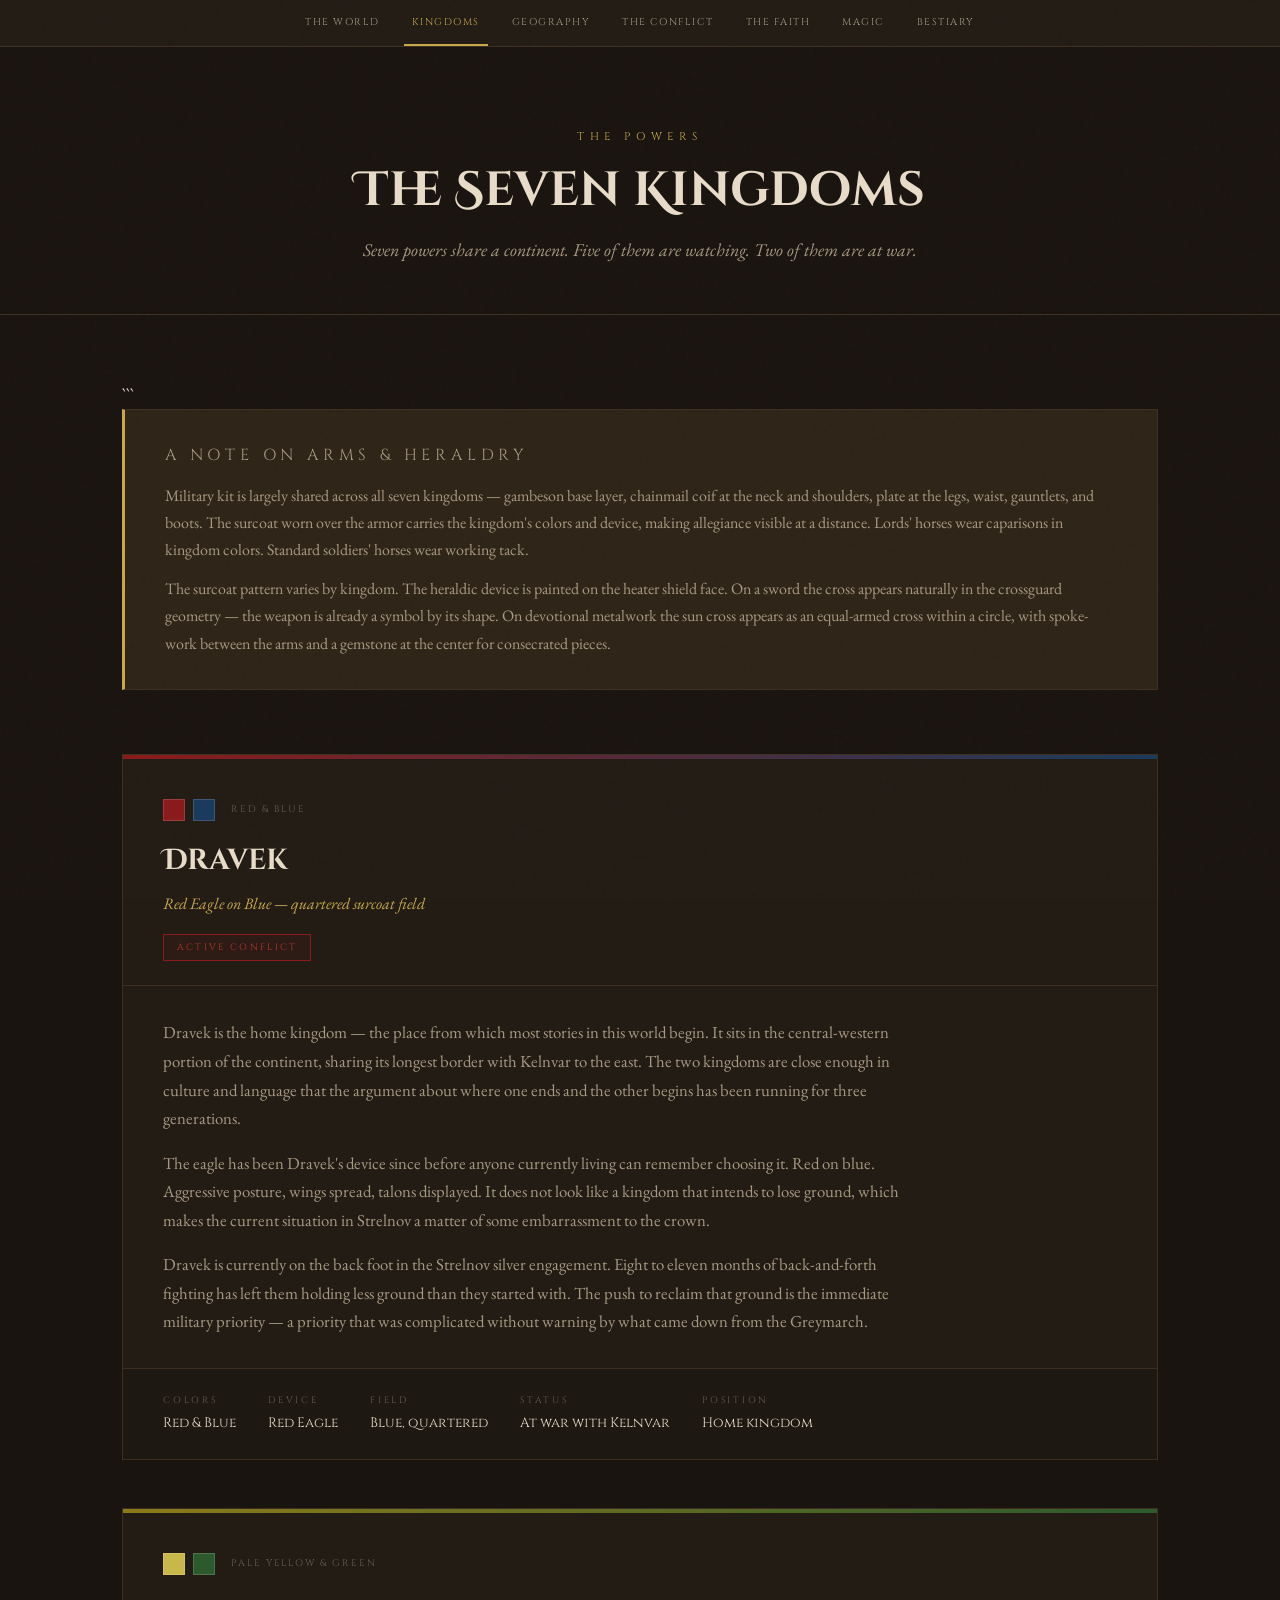
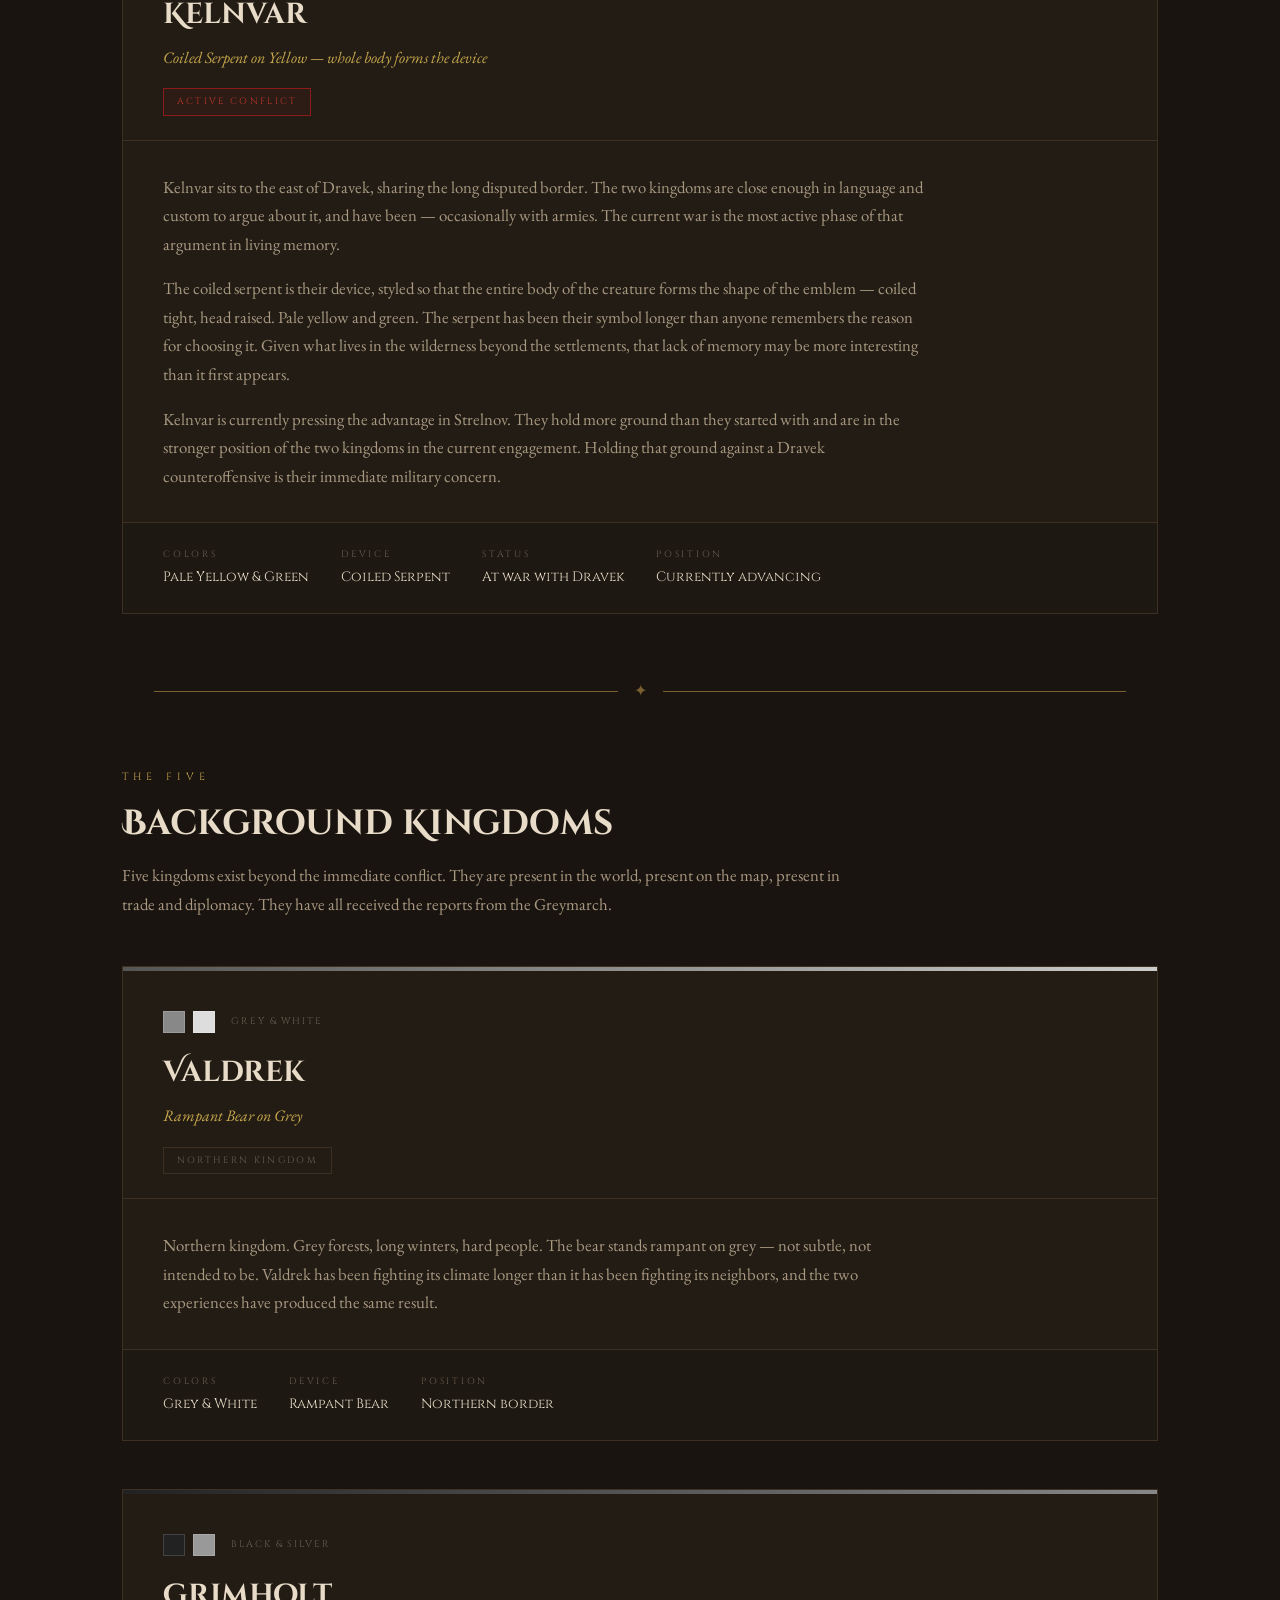
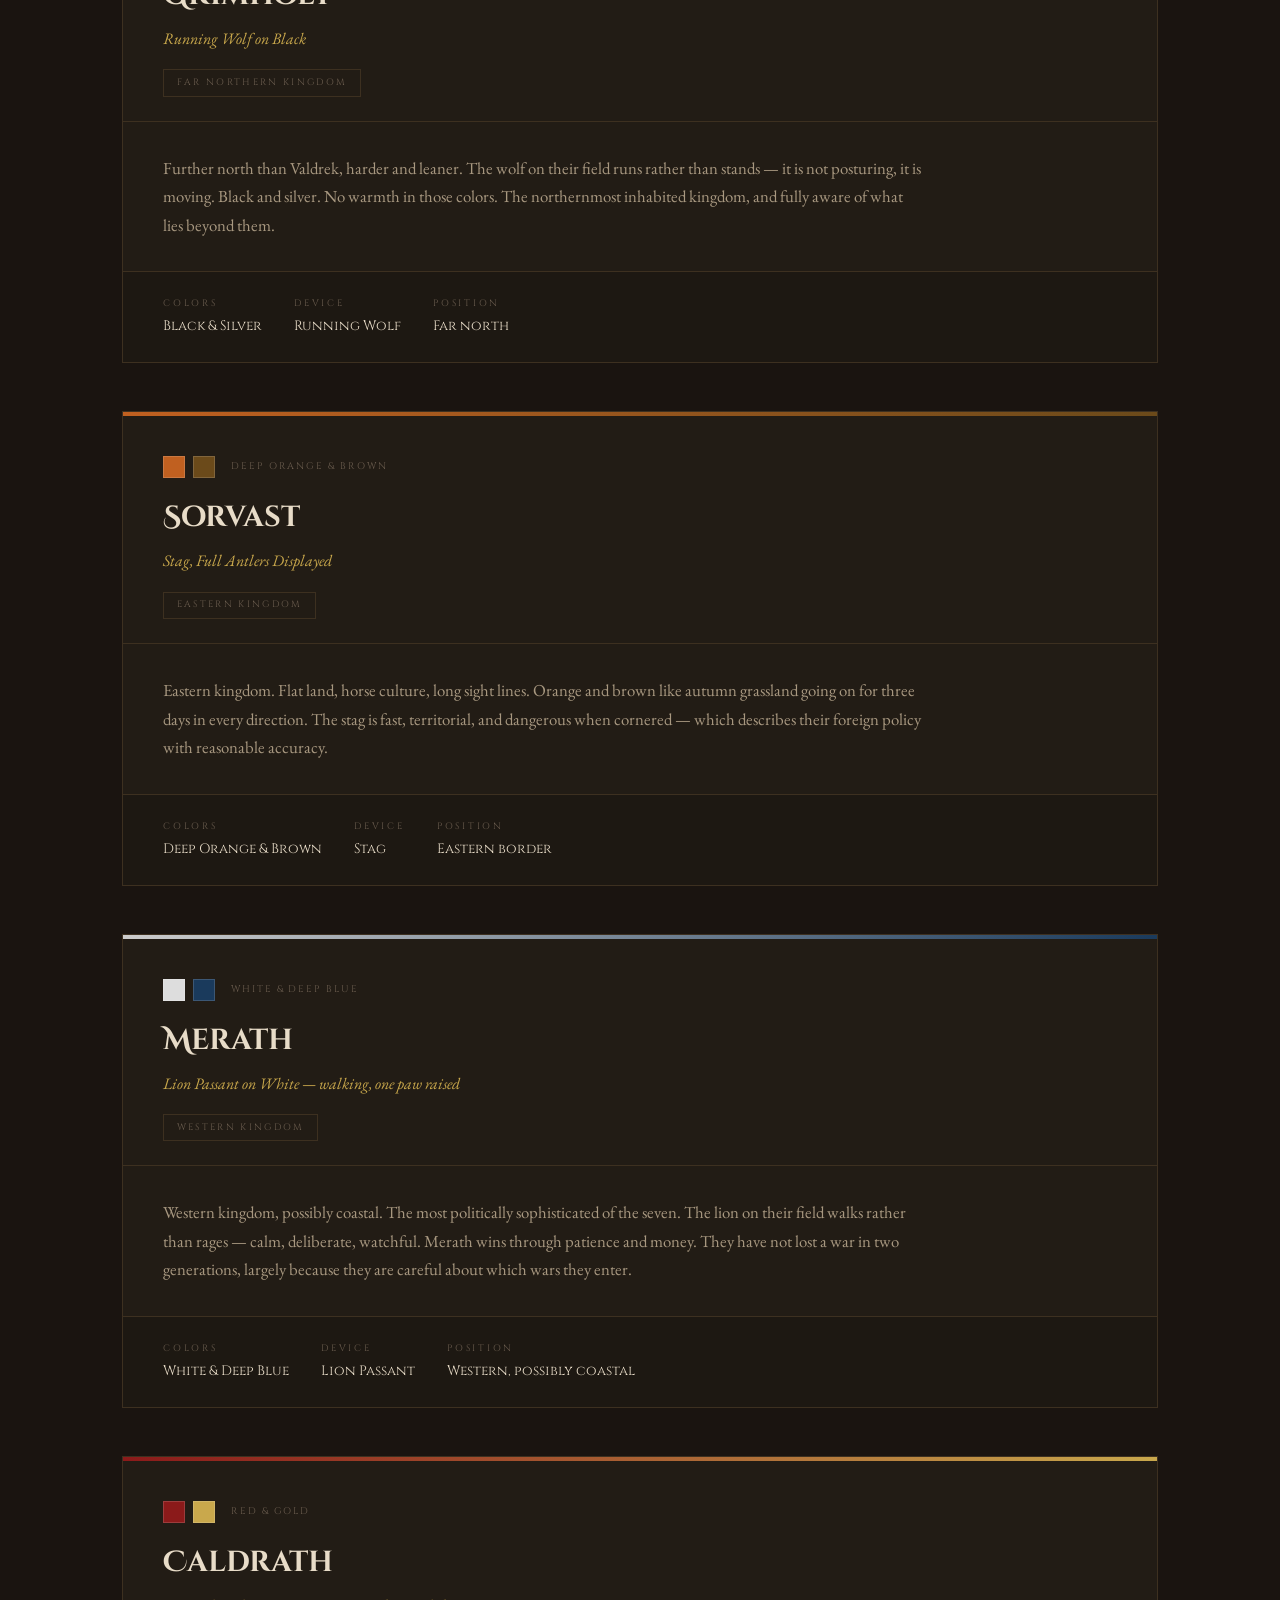
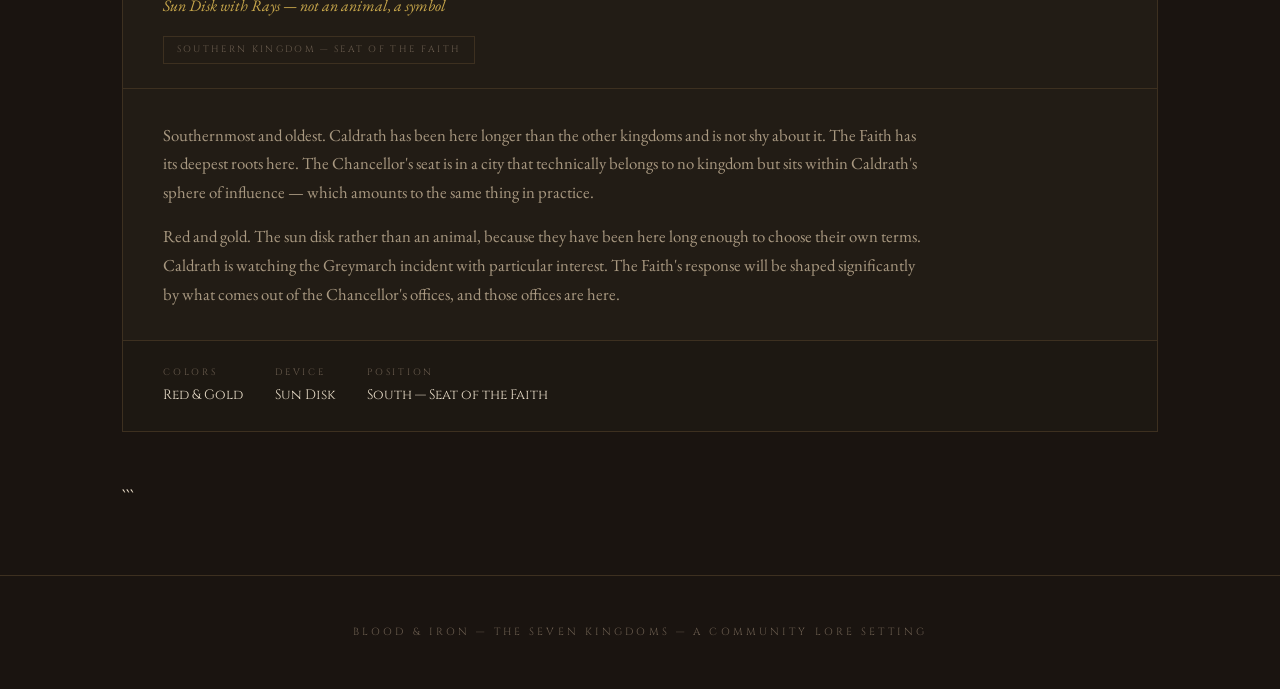
<file: kingdoms.html>
<!DOCTYPE html>

<html lang="en">
<head>
<meta charset="UTF-8">
<meta name="viewport" content="width=device-width, initial-scale=1.0">
<title>Kingdoms — Blood &amp; Iron</title>
<link rel="preconnect" href="https://fonts.googleapis.com">
<link rel="preconnect" href="https://fonts.gstatic.com" crossorigin>
<link href="https://fonts.googleapis.com/css2?family=Cinzel+Decorative:wght@400;700&family=Cinzel:wght@400;600;700&family=EB+Garamond:ital,wght@0,400;0,500;1,400;1,500&display=swap" rel="stylesheet">
<link rel="stylesheet" href="style.css">
<style>
.kingdom-full { background-color:#221c15; border:1px solid #3d3020; margin-bottom:3rem; overflow:hidden; }
.kingdom-color-bar { width:100%; height:4px; }
.kingdom-full.dravek .kingdom-color-bar   { background:linear-gradient(to right,#8b1a1a,#1a3a5c); }
.kingdom-full.kelnvar .kingdom-color-bar  { background:linear-gradient(to right,#8b7a1a,#2d5a2d); }
.kingdom-full.valdrek .kingdom-color-bar  { background:linear-gradient(to right,#555,#ccc); }
.kingdom-full.grimholt .kingdom-color-bar { background:linear-gradient(to right,#222,#888); }
.kingdom-full.sorvast .kingdom-color-bar  { background:linear-gradient(to right,#c06020,#6b4a1a); }
.kingdom-full.merath .kingdom-color-bar   { background:linear-gradient(to right,#ccc,#1a3a5c); }
.kingdom-full.caldrath .kingdom-color-bar { background:linear-gradient(to right,#8b1a1a,#c9a84c); }
.kf-header { padding:2.5rem 2.5rem 1.5rem; border-bottom:1px solid #3d3020; }
.kf-colors { display:flex; gap:0.5rem; align-items:center; margin-bottom:1rem; }
.kf-swatch { width:22px; height:22px; border:1px solid rgba(255,255,255,0.15); }
.kf-color-label { font-family:'Cinzel',Georgia,serif; font-size:0.6rem; letter-spacing:0.2em; text-transform:uppercase; color:#6b5d4f; margin-left:0.5rem; }
.kf-name { font-family:'Cinzel Decorative',Georgia,serif; font-size:1.8rem; color:#e8dcc8; margin-bottom:0.25rem; }
.kf-heraldry { font-style:italic; color:#c9a84c; font-size:1rem; margin-bottom:0.75rem; }
.kf-status { display:inline-block; font-family:'Cinzel',Georgia,serif; font-size:0.58rem; letter-spacing:0.25em; text-transform:uppercase; padding:0.3rem 0.8rem; border:1px solid; }
.kf-status.war     { color:#c0392b; border-color:#8b1a1a; background-color:rgba(139,26,26,0.1); }
.kf-status.neutral { color:#6b5d4f; border-color:#3d3020; }
.kf-body { padding:2rem 2.5rem; }
.kf-body p { color:#a89880; margin-bottom:1rem; max-width:760px; font-size:1.05rem; }
.kf-body p:last-child { margin-bottom:0; }
.kf-facts { display:flex; gap:2rem; flex-wrap:wrap; padding:1.5rem 2.5rem; border-top:1px solid #3d3020; background-color:rgba(0,0,0,0.15); }
.kf-fact { display:flex; flex-direction:column; gap:0.2rem; }
.kf-fact-label { font-family:'Cinzel',Georgia,serif; font-size:0.58rem; letter-spacing:0.3em; text-transform:uppercase; color:#6b5d4f; }
.kf-fact-value { font-family:'Cinzel',Georgia,serif; font-size:0.85rem; color:#e8dcc8; }
.armor-note { background-color:#2e2418; border:1px solid #3d3020; border-left:3px solid #c9a84c; padding:2rem 2.5rem; margin-bottom:4rem; }
.armor-note-label { font-family:'Cinzel',Georgia,serif; font-size:0.65rem; letter-spacing:0.3em; text-transform:uppercase; color:#c9a84c; margin-bottom:0.75rem; }
.armor-note p { color:#a89880; font-size:1rem; margin-bottom:0.75rem; }
.armor-note p:last-child { margin-bottom:0; }
</style>
</head>
<body>
<header>
  <nav><ul>
    <li><a href="index.html">The World</a></li>
    <li><a href="kingdoms.html" class="active">Kingdoms</a></li>
    <li><a href="geography.html">Geography</a></li>
    <li><a href="conflict.html">The Conflict</a></li>
    <li><a href="faith.html">The Faith</a></li>
    <li><a href="magic.html">Magic</a></li>
    <li><a href="bestiary.html">Bestiary</a></li>
  </ul></nav>
</header>
<main>
  <div class="page-header">
    <p class="page-eyebrow">The Powers</p>
    <h1 class="page-title">The Seven Kingdoms</h1>
    <p class="page-subtitle">Seven powers share a continent. Five of them are watching. Two of them are at war.</p>
  </div>
  <div class="content-wrapper">

```
<div class="armor-note reveal">
  <p class="armor-note-label">A Note on Arms &amp; Heraldry</p>
  <p>Military kit is largely shared across all seven kingdoms — gambeson base layer, chainmail coif at the neck and shoulders, plate at the legs, waist, gauntlets, and boots. The surcoat worn over the armor carries the kingdom's colors and device, making allegiance visible at a distance. Lords' horses wear caparisons in kingdom colors. Standard soldiers' horses wear working tack.</p>
  <p>The surcoat pattern varies by kingdom. The heraldic device is painted on the heater shield face. On a sword the cross appears naturally in the crossguard geometry — the weapon is already a symbol by its shape. On devotional metalwork the sun cross appears as an equal-armed cross within a circle, with spoke-work between the arms and a gemstone at the center for consecrated pieces.</p>
</div>

<div class="kingdom-full dravek reveal">
  <div class="kingdom-color-bar"></div>
  <div class="kf-header">
    <div class="kf-colors">
      <div class="kf-swatch" style="background-color:#8b1a1a;"></div>
      <div class="kf-swatch" style="background-color:#1a3a5c;"></div>
      <span class="kf-color-label">Red &amp; Blue</span>
    </div>
    <h2 class="kf-name">Dravek</h2>
    <p class="kf-heraldry">Red Eagle on Blue — quartered surcoat field</p>
    <span class="kf-status war">Active Conflict</span>
  </div>
  <div class="kf-body">
    <p>Dravek is the home kingdom — the place from which most stories in this world begin. It sits in the central-western portion of the continent, sharing its longest border with Kelnvar to the east. The two kingdoms are close enough in culture and language that the argument about where one ends and the other begins has been running for three generations.</p>
    <p>The eagle has been Dravek's device since before anyone currently living can remember choosing it. Red on blue. Aggressive posture, wings spread, talons displayed. It does not look like a kingdom that intends to lose ground, which makes the current situation in Strelnov a matter of some embarrassment to the crown.</p>
    <p>Dravek is currently on the back foot in the Strelnov silver engagement. Eight to eleven months of back-and-forth fighting has left them holding less ground than they started with. The push to reclaim that ground is the immediate military priority — a priority that was complicated without warning by what came down from the Greymarch.</p>
  </div>
  <div class="kf-facts">
    <div class="kf-fact"><span class="kf-fact-label">Colors</span><span class="kf-fact-value">Red &amp; Blue</span></div>
    <div class="kf-fact"><span class="kf-fact-label">Device</span><span class="kf-fact-value">Red Eagle</span></div>
    <div class="kf-fact"><span class="kf-fact-label">Field</span><span class="kf-fact-value">Blue, quartered</span></div>
    <div class="kf-fact"><span class="kf-fact-label">Status</span><span class="kf-fact-value">At war with Kelnvar</span></div>
    <div class="kf-fact"><span class="kf-fact-label">Position</span><span class="kf-fact-value">Home kingdom</span></div>
  </div>
</div>

<div class="kingdom-full kelnvar reveal">
  <div class="kingdom-color-bar"></div>
  <div class="kf-header">
    <div class="kf-colors">
      <div class="kf-swatch" style="background-color:#c8b84a;"></div>
      <div class="kf-swatch" style="background-color:#2d5a2d;"></div>
      <span class="kf-color-label">Pale Yellow &amp; Green</span>
    </div>
    <h2 class="kf-name">Kelnvar</h2>
    <p class="kf-heraldry">Coiled Serpent on Yellow — whole body forms the device</p>
    <span class="kf-status war">Active Conflict</span>
  </div>
  <div class="kf-body">
    <p>Kelnvar sits to the east of Dravek, sharing the long disputed border. The two kingdoms are close enough in language and custom to argue about it, and have been — occasionally with armies. The current war is the most active phase of that argument in living memory.</p>
    <p>The coiled serpent is their device, styled so that the entire body of the creature forms the shape of the emblem — coiled tight, head raised. Pale yellow and green. The serpent has been their symbol longer than anyone remembers the reason for choosing it. Given what lives in the wilderness beyond the settlements, that lack of memory may be more interesting than it first appears.</p>
    <p>Kelnvar is currently pressing the advantage in Strelnov. They hold more ground than they started with and are in the stronger position of the two kingdoms in the current engagement. Holding that ground against a Dravek counteroffensive is their immediate military concern.</p>
  </div>
  <div class="kf-facts">
    <div class="kf-fact"><span class="kf-fact-label">Colors</span><span class="kf-fact-value">Pale Yellow &amp; Green</span></div>
    <div class="kf-fact"><span class="kf-fact-label">Device</span><span class="kf-fact-value">Coiled Serpent</span></div>
    <div class="kf-fact"><span class="kf-fact-label">Status</span><span class="kf-fact-value">At war with Dravek</span></div>
    <div class="kf-fact"><span class="kf-fact-label">Position</span><span class="kf-fact-value">Currently advancing</span></div>
  </div>
</div>

<div class="ornamental-rule reveal"><span>✦</span></div>

<div class="reveal" style="margin-bottom:2.5rem;">
  <p class="section-label">The Five</p>
  <h2 class="section-title">Background Kingdoms</h2>
  <p class="section-intro">Five kingdoms exist beyond the immediate conflict. They are present in the world, present on the map, present in trade and diplomacy. They have all received the reports from the Greymarch.</p>
</div>

<div class="kingdom-full valdrek reveal">
  <div class="kingdom-color-bar"></div>
  <div class="kf-header">
    <div class="kf-colors">
      <div class="kf-swatch" style="background-color:#888;"></div>
      <div class="kf-swatch" style="background-color:#ddd;"></div>
      <span class="kf-color-label">Grey &amp; White</span>
    </div>
    <h2 class="kf-name">Valdrek</h2>
    <p class="kf-heraldry">Rampant Bear on Grey</p>
    <span class="kf-status neutral">Northern Kingdom</span>
  </div>
  <div class="kf-body">
    <p>Northern kingdom. Grey forests, long winters, hard people. The bear stands rampant on grey — not subtle, not intended to be. Valdrek has been fighting its climate longer than it has been fighting its neighbors, and the two experiences have produced the same result.</p>
  </div>
  <div class="kf-facts">
    <div class="kf-fact"><span class="kf-fact-label">Colors</span><span class="kf-fact-value">Grey &amp; White</span></div>
    <div class="kf-fact"><span class="kf-fact-label">Device</span><span class="kf-fact-value">Rampant Bear</span></div>
    <div class="kf-fact"><span class="kf-fact-label">Position</span><span class="kf-fact-value">Northern border</span></div>
  </div>
</div>

<div class="kingdom-full grimholt reveal">
  <div class="kingdom-color-bar"></div>
  <div class="kf-header">
    <div class="kf-colors">
      <div class="kf-swatch" style="background-color:#222;"></div>
      <div class="kf-swatch" style="background-color:#999;"></div>
      <span class="kf-color-label">Black &amp; Silver</span>
    </div>
    <h2 class="kf-name">Grimholt</h2>
    <p class="kf-heraldry">Running Wolf on Black</p>
    <span class="kf-status neutral">Far Northern Kingdom</span>
  </div>
  <div class="kf-body">
    <p>Further north than Valdrek, harder and leaner. The wolf on their field runs rather than stands — it is not posturing, it is moving. Black and silver. No warmth in those colors. The northernmost inhabited kingdom, and fully aware of what lies beyond them.</p>
  </div>
  <div class="kf-facts">
    <div class="kf-fact"><span class="kf-fact-label">Colors</span><span class="kf-fact-value">Black &amp; Silver</span></div>
    <div class="kf-fact"><span class="kf-fact-label">Device</span><span class="kf-fact-value">Running Wolf</span></div>
    <div class="kf-fact"><span class="kf-fact-label">Position</span><span class="kf-fact-value">Far north</span></div>
  </div>
</div>

<div class="kingdom-full sorvast reveal">
  <div class="kingdom-color-bar"></div>
  <div class="kf-header">
    <div class="kf-colors">
      <div class="kf-swatch" style="background-color:#c06020;"></div>
      <div class="kf-swatch" style="background-color:#6b4a1a;"></div>
      <span class="kf-color-label">Deep Orange &amp; Brown</span>
    </div>
    <h2 class="kf-name">Sorvast</h2>
    <p class="kf-heraldry">Stag, Full Antlers Displayed</p>
    <span class="kf-status neutral">Eastern Kingdom</span>
  </div>
  <div class="kf-body">
    <p>Eastern kingdom. Flat land, horse culture, long sight lines. Orange and brown like autumn grassland going on for three days in every direction. The stag is fast, territorial, and dangerous when cornered — which describes their foreign policy with reasonable accuracy.</p>
  </div>
  <div class="kf-facts">
    <div class="kf-fact"><span class="kf-fact-label">Colors</span><span class="kf-fact-value">Deep Orange &amp; Brown</span></div>
    <div class="kf-fact"><span class="kf-fact-label">Device</span><span class="kf-fact-value">Stag</span></div>
    <div class="kf-fact"><span class="kf-fact-label">Position</span><span class="kf-fact-value">Eastern border</span></div>
  </div>
</div>

<div class="kingdom-full merath reveal">
  <div class="kingdom-color-bar"></div>
  <div class="kf-header">
    <div class="kf-colors">
      <div class="kf-swatch" style="background-color:#ddd;"></div>
      <div class="kf-swatch" style="background-color:#1a3a5c;"></div>
      <span class="kf-color-label">White &amp; Deep Blue</span>
    </div>
    <h2 class="kf-name">Merath</h2>
    <p class="kf-heraldry">Lion Passant on White — walking, one paw raised</p>
    <span class="kf-status neutral">Western Kingdom</span>
  </div>
  <div class="kf-body">
    <p>Western kingdom, possibly coastal. The most politically sophisticated of the seven. The lion on their field walks rather than rages — calm, deliberate, watchful. Merath wins through patience and money. They have not lost a war in two generations, largely because they are careful about which wars they enter.</p>
  </div>
  <div class="kf-facts">
    <div class="kf-fact"><span class="kf-fact-label">Colors</span><span class="kf-fact-value">White &amp; Deep Blue</span></div>
    <div class="kf-fact"><span class="kf-fact-label">Device</span><span class="kf-fact-value">Lion Passant</span></div>
    <div class="kf-fact"><span class="kf-fact-label">Position</span><span class="kf-fact-value">Western, possibly coastal</span></div>
  </div>
</div>

<div class="kingdom-full caldrath reveal">
  <div class="kingdom-color-bar"></div>
  <div class="kf-header">
    <div class="kf-colors">
      <div class="kf-swatch" style="background-color:#8b1a1a;"></div>
      <div class="kf-swatch" style="background-color:#c9a84c;"></div>
      <span class="kf-color-label">Red &amp; Gold</span>
    </div>
    <h2 class="kf-name">Caldrath</h2>
    <p class="kf-heraldry">Sun Disk with Rays — not an animal, a symbol</p>
    <span class="kf-status neutral">Southern Kingdom — Seat of the Faith</span>
  </div>
  <div class="kf-body">
    <p>Southernmost and oldest. Caldrath has been here longer than the other kingdoms and is not shy about it. The Faith has its deepest roots here. The Chancellor's seat is in a city that technically belongs to no kingdom but sits within Caldrath's sphere of influence — which amounts to the same thing in practice.</p>
    <p>Red and gold. The sun disk rather than an animal, because they have been here long enough to choose their own terms. Caldrath is watching the Greymarch incident with particular interest. The Faith's response will be shaped significantly by what comes out of the Chancellor's offices, and those offices are here.</p>
  </div>
  <div class="kf-facts">
    <div class="kf-fact"><span class="kf-fact-label">Colors</span><span class="kf-fact-value">Red &amp; Gold</span></div>
    <div class="kf-fact"><span class="kf-fact-label">Device</span><span class="kf-fact-value">Sun Disk</span></div>
    <div class="kf-fact"><span class="kf-fact-label">Position</span><span class="kf-fact-value">South — Seat of the Faith</span></div>
  </div>
</div>
```

  </div>
</main>
<footer><p>Blood &amp; Iron &mdash; The Seven Kingdoms &mdash; A Community Lore Setting</p></footer>
<script>
  const reveals = document.querySelectorAll('.reveal');
  const observer = new IntersectionObserver((entries) => {
    entries.forEach((entry) => {
      if (entry.isIntersecting) { entry.target.classList.add('visible'); observer.unobserve(entry.target); }
    });
  }, { threshold: 0.04 });
  reveals.forEach(el => observer.observe(el));
</script>
</body>
</html>
</file>
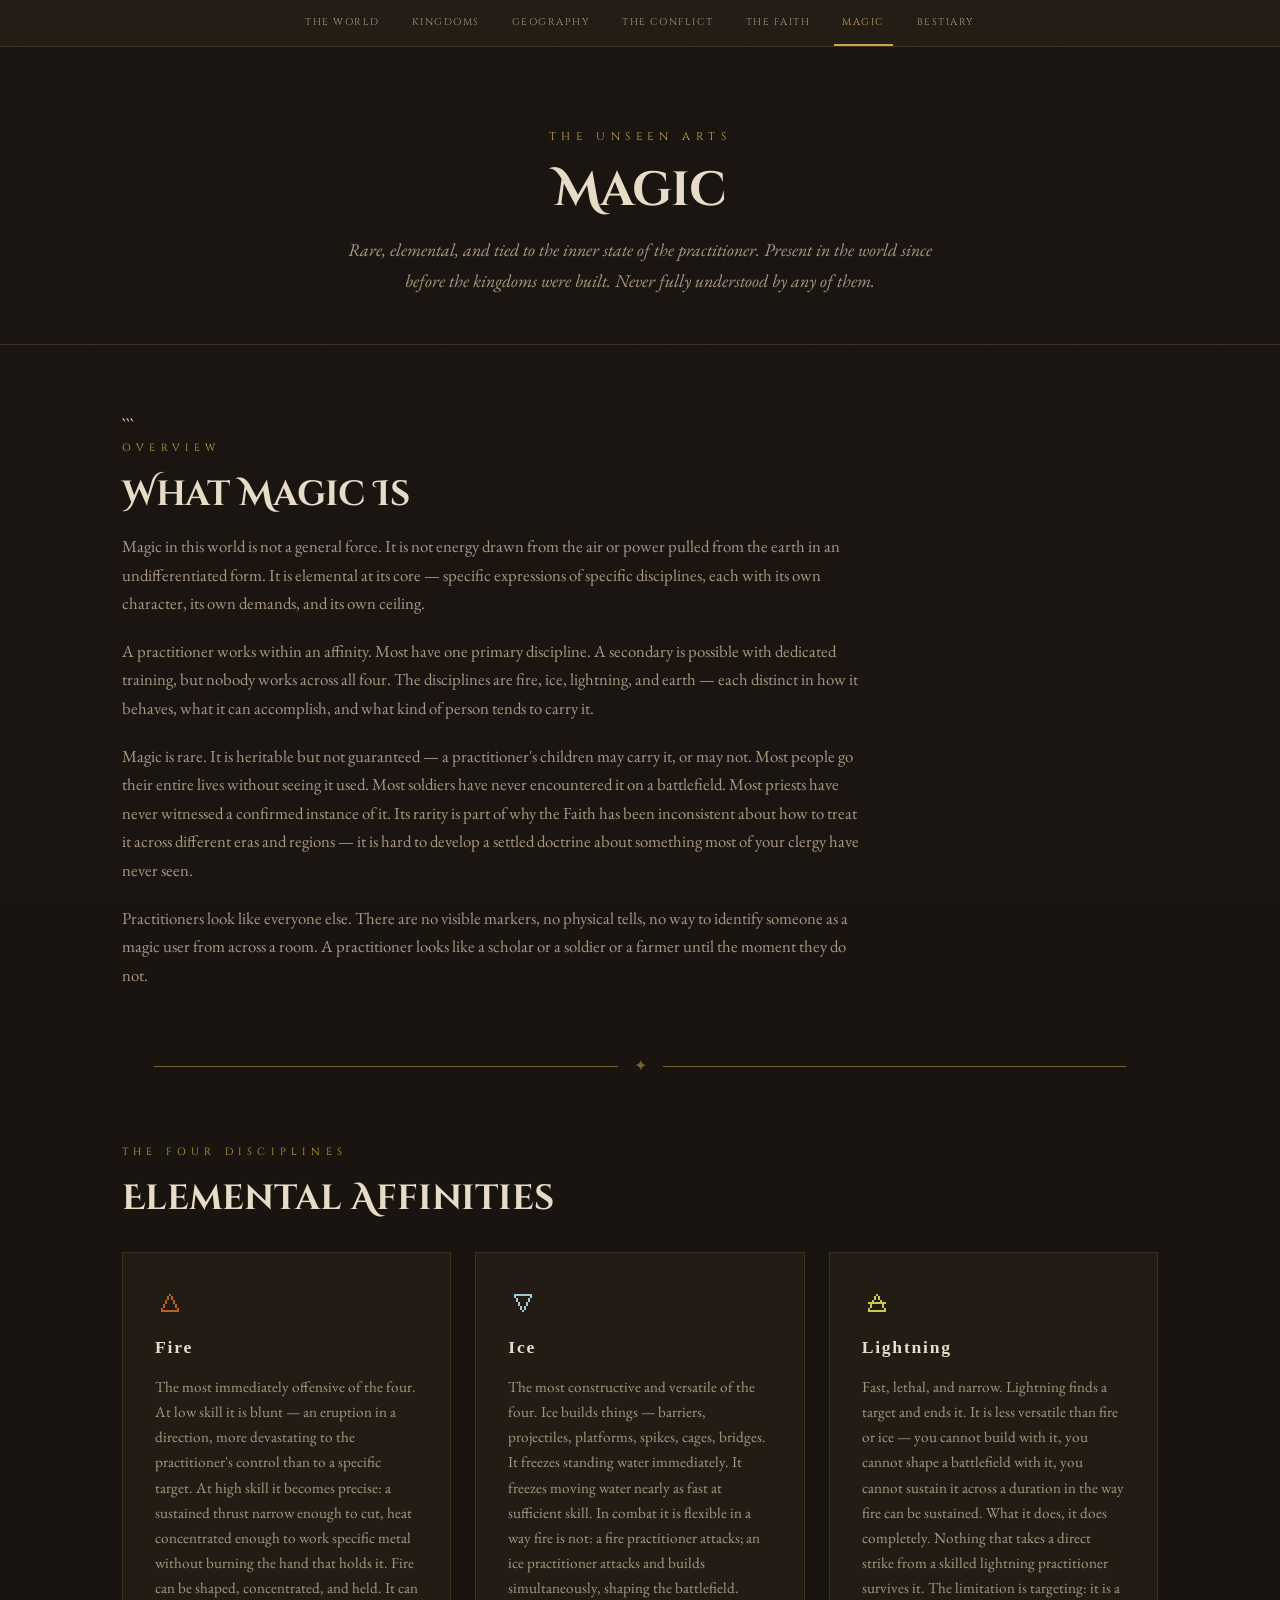
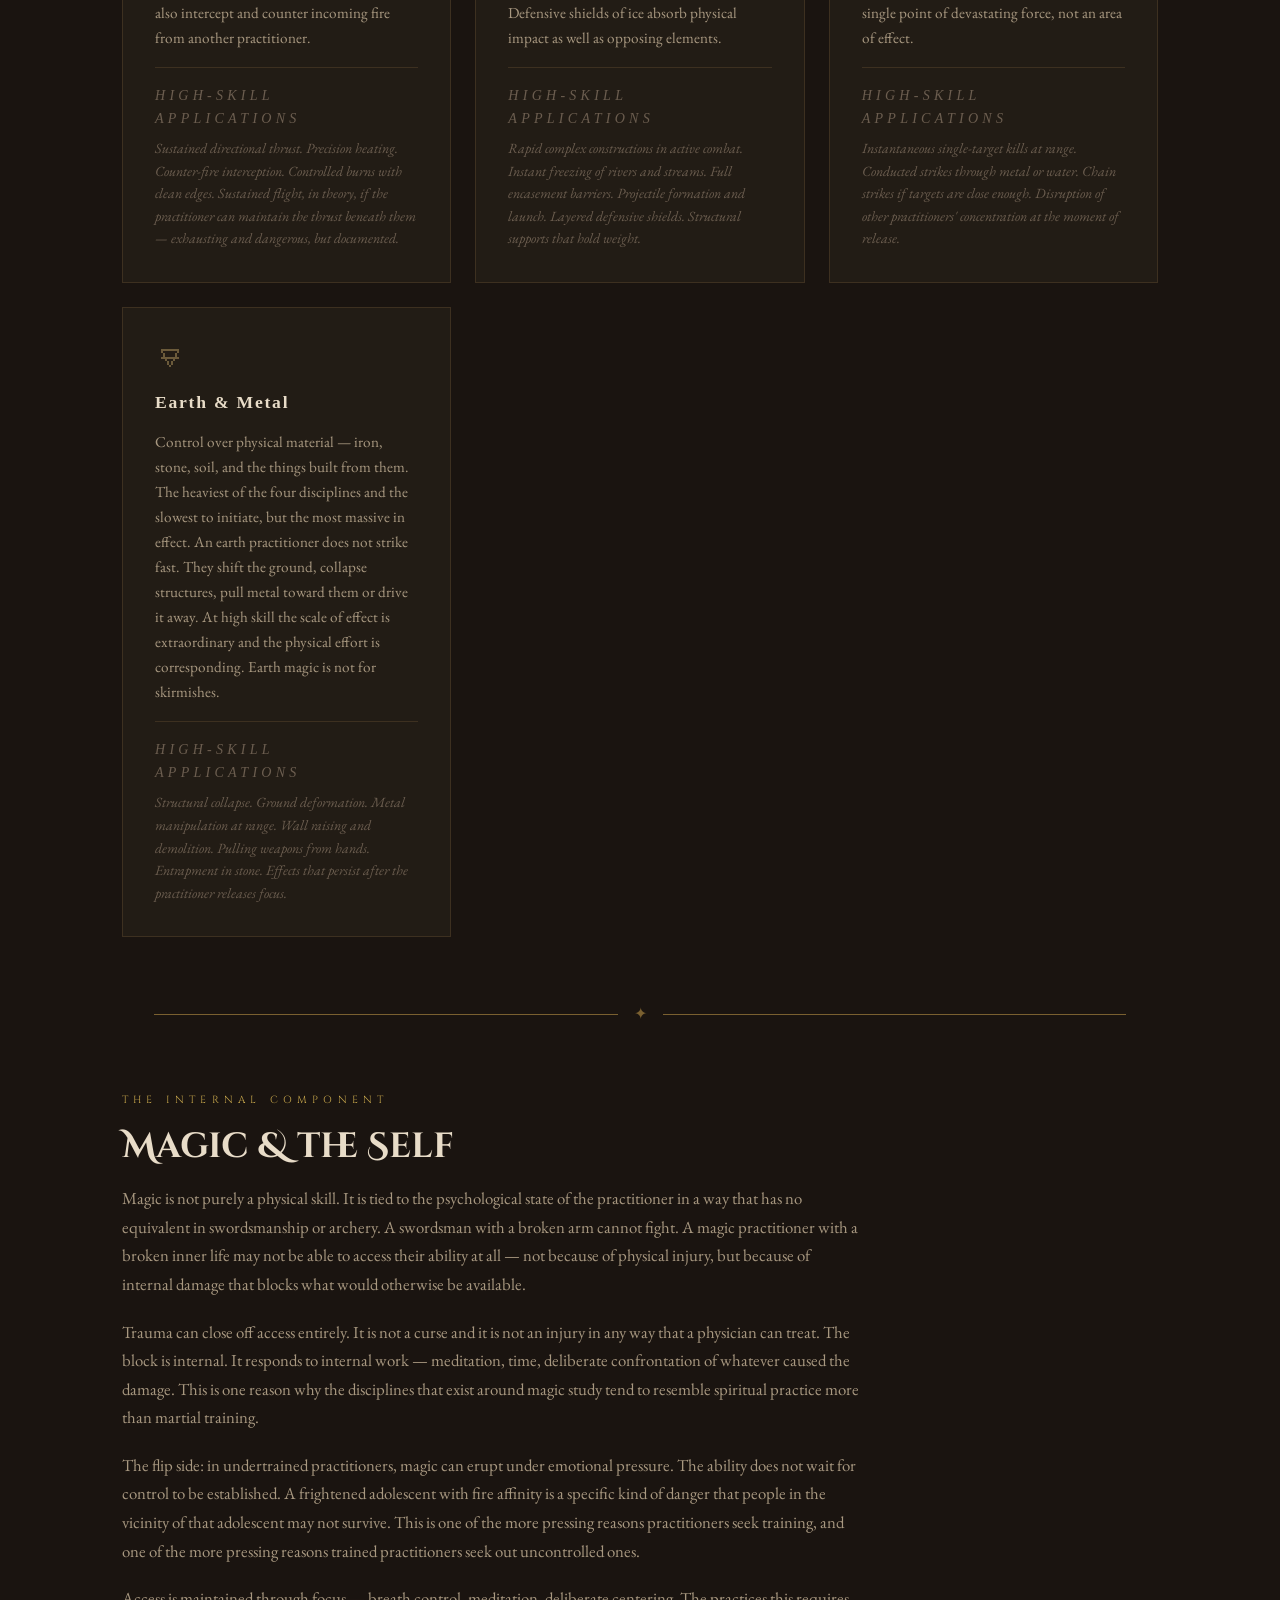
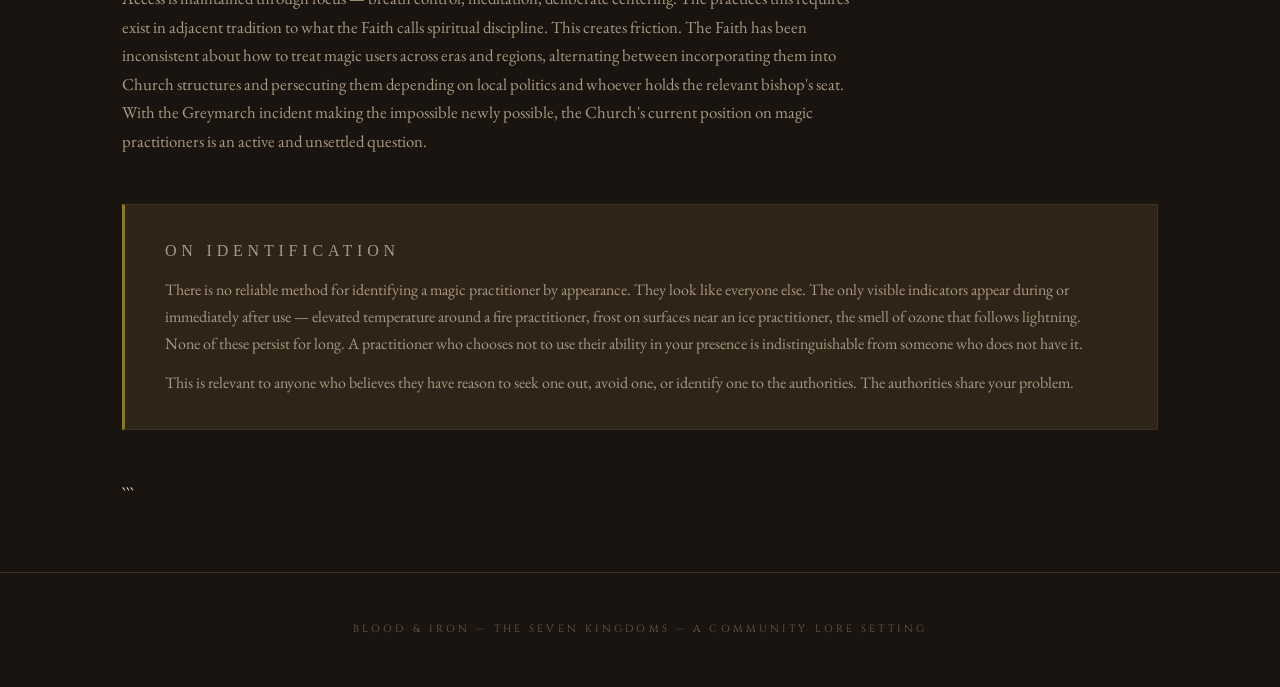
<file: magic.html>
<!DOCTYPE html>

<html lang="en">
<head>
<meta charset="UTF-8">
<meta name="viewport" content="width=device-width, initial-scale=1.0">
<title>Magic — Blood &amp; Iron</title>
<link rel="preconnect" href="https://fonts.googleapis.com">
<link rel="preconnect" href="https://fonts.gstatic.com" crossorigin>
<link href="https://fonts.googleapis.com/css2?family=Cinzel+Decorative:wght@400;700&family=Cinzel:wght@400;600;700&family=EB+Garamond:ital,wght@0,400;0,500;1,400;1,500&display=swap" rel="stylesheet">
<link rel="stylesheet" href="style.css">
<style>
.prose-block { max-width:740px; color:#a89880; font-size:1.05rem; }
.prose-block p { margin-bottom:1.2rem; }
.prose-block p:last-child { margin-bottom:0; }

.discipline-grid { display:grid; grid-template-columns:repeat(auto-fill,minmax(300px,1fr)); gap:1.5rem; margin:2rem 0; }

.discipline-card { background-color:#221c15; border:1px solid #3d3020; padding:2rem; position:relative; overflow:hidden; }
.discipline-card::before { content:’’; position:absolute; top:0; left:0; width:100%; height:3px; }
.discipline-card.fire::before   { background:linear-gradient(to right,#8b1a1a,#c06020); }
.discipline-card.ice::before    { background:linear-gradient(to right,#1a3a5c,#a0c8d8); }
.discipline-card.lightning::before { background:linear-gradient(to right,#4a3a8b,#c9c84c); }
.discipline-card.earth::before  { background:linear-gradient(to right,#3a2a1a,#6b5a3a); }

.discipline-icon { font-family:‘Cinzel Decorative’,Georgia,serif; font-size:2rem; margin-bottom:1rem; line-height:1; }
.discipline-card.fire .discipline-icon     { color:#c06020; }
.discipline-card.ice .discipline-icon      { color:#a0c8d8; }
.discipline-card.lightning .discipline-icon { color:#c9c84c; }
.discipline-card.earth .discipline-icon    { color:#6b5a3a; }

.discipline-name { font-family:‘Cinzel’,Georgia,serif; font-size:1.1rem; letter-spacing:0.1em; color:#e8dcc8; margin-bottom:0.75rem; }
.discipline-desc { color:#a89880; font-size:0.95rem; line-height:1.65; margin-bottom:1rem; }
.discipline-examples { border-top:1px solid #3d3020; padding-top:1rem; margin-top:1rem; }
.discipline-examples-label { font-family:‘Cinzel’,Georgia,serif; font-size:0.58rem; letter-spacing:0.3em; text-transform:uppercase; color:#6b5d4f; margin-bottom:0.5rem; }
.discipline-examples p { font-size:0.88rem; color:#6b5d4f; font-style:italic; line-height:1.6; }

.warning-block { background-color:#2e2418; border:1px solid #3d3020; border-left:3px solid #8b7a1a; padding:2rem 2.5rem; margin:3rem 0; }
.warning-label { font-family:‘Cinzel’,Georgia,serif; font-size:0.65rem; letter-spacing:0.3em; text-transform:uppercase; color:#c8b84a; margin-bottom:0.75rem; }
.warning-block p { color:#a89880; font-size:1rem; margin-bottom:0.75rem; }
.warning-block p:last-child { margin-bottom:0; }
</style>

</head>
<body>
<header>
  <nav><ul>
    <li><a href="index.html">The World</a></li>
    <li><a href="kingdoms.html">Kingdoms</a></li>
    <li><a href="geography.html">Geography</a></li>
    <li><a href="conflict.html">The Conflict</a></li>
    <li><a href="faith.html">The Faith</a></li>
    <li><a href="magic.html" class="active">Magic</a></li>
    <li><a href="bestiary.html">Bestiary</a></li>
  </ul></nav>
</header>
<main>
  <div class="page-header">
    <p class="page-eyebrow">The Unseen Arts</p>
    <h1 class="page-title">Magic</h1>
    <p class="page-subtitle">Rare, elemental, and tied to the inner state of the practitioner. Present in the world since before the kingdoms were built. Never fully understood by any of them.</p>
  </div>
  <div class="content-wrapper">

```
<div class="reveal">
  <p class="section-label">Overview</p>
  <h2 class="section-title">What Magic Is</h2>
  <div class="prose-block">
    <p>Magic in this world is not a general force. It is not energy drawn from the air or power pulled from the earth in an undifferentiated form. It is elemental at its core — specific expressions of specific disciplines, each with its own character, its own demands, and its own ceiling.</p>
    <p>A practitioner works within an affinity. Most have one primary discipline. A secondary is possible with dedicated training, but nobody works across all four. The disciplines are fire, ice, lightning, and earth — each distinct in how it behaves, what it can accomplish, and what kind of person tends to carry it.</p>
    <p>Magic is rare. It is heritable but not guaranteed — a practitioner's children may carry it, or may not. Most people go their entire lives without seeing it used. Most soldiers have never encountered it on a battlefield. Most priests have never witnessed a confirmed instance of it. Its rarity is part of why the Faith has been inconsistent about how to treat it across different eras and regions — it is hard to develop a settled doctrine about something most of your clergy have never seen.</p>
    <p>Practitioners look like everyone else. There are no visible markers, no physical tells, no way to identify someone as a magic user from across a room. A practitioner looks like a scholar or a soldier or a farmer until the moment they do not.</p>
  </div>
</div>

<div class="ornamental-rule reveal"><span>✦</span></div>

<div class="reveal">
  <p class="section-label">The Four Disciplines</p>
  <h2 class="section-title">Elemental Affinities</h2>
</div>

<div class="discipline-grid">

  <div class="discipline-card fire reveal">
    <div class="discipline-icon">🜂</div>
    <h3 class="discipline-name">Fire</h3>
    <p class="discipline-desc">The most immediately offensive of the four. At low skill it is blunt — an eruption in a direction, more devastating to the practitioner's control than to a specific target. At high skill it becomes precise: a sustained thrust narrow enough to cut, heat concentrated enough to work specific metal without burning the hand that holds it. Fire can be shaped, concentrated, and held. It can also intercept and counter incoming fire from another practitioner.</p>
    <div class="discipline-examples">
      <p class="discipline-examples-label">High-skill applications</p>
      <p>Sustained directional thrust. Precision heating. Counter-fire interception. Controlled burns with clean edges. Sustained flight, in theory, if the practitioner can maintain the thrust beneath them — exhausting and dangerous, but documented.</p>
    </div>
  </div>

  <div class="discipline-card ice reveal">
    <div class="discipline-icon">🜄</div>
    <h3 class="discipline-name">Ice</h3>
    <p class="discipline-desc">The most constructive and versatile of the four. Ice builds things — barriers, projectiles, platforms, spikes, cages, bridges. It freezes standing water immediately. It freezes moving water nearly as fast at sufficient skill. In combat it is flexible in a way fire is not: a fire practitioner attacks; an ice practitioner attacks and builds simultaneously, shaping the battlefield. Defensive shields of ice absorb physical impact as well as opposing elements.</p>
    <div class="discipline-examples">
      <p class="discipline-examples-label">High-skill applications</p>
      <p>Rapid complex constructions in active combat. Instant freezing of rivers and streams. Full encasement barriers. Projectile formation and launch. Layered defensive shields. Structural supports that hold weight.</p>
    </div>
  </div>

  <div class="discipline-card lightning reveal">
    <div class="discipline-icon">🜁</div>
    <h3 class="discipline-name">Lightning</h3>
    <p class="discipline-desc">Fast, lethal, and narrow. Lightning finds a target and ends it. It is less versatile than fire or ice — you cannot build with it, you cannot shape a battlefield with it, you cannot sustain it across a duration in the way fire can be sustained. What it does, it does completely. Nothing that takes a direct strike from a skilled lightning practitioner survives it. The limitation is targeting: it is a single point of devastating force, not an area of effect.</p>
    <div class="discipline-examples">
      <p class="discipline-examples-label">High-skill applications</p>
      <p>Instantaneous single-target kills at range. Conducted strikes through metal or water. Chain strikes if targets are close enough. Disruption of other practitioners' concentration at the moment of release.</p>
    </div>
  </div>

  <div class="discipline-card earth reveal">
    <div class="discipline-icon">🜃</div>
    <h3 class="discipline-name">Earth &amp; Metal</h3>
    <p class="discipline-desc">Control over physical material — iron, stone, soil, and the things built from them. The heaviest of the four disciplines and the slowest to initiate, but the most massive in effect. An earth practitioner does not strike fast. They shift the ground, collapse structures, pull metal toward them or drive it away. At high skill the scale of effect is extraordinary and the physical effort is corresponding. Earth magic is not for skirmishes.</p>
    <div class="discipline-examples">
      <p class="discipline-examples-label">High-skill applications</p>
      <p>Structural collapse. Ground deformation. Metal manipulation at range. Wall raising and demolition. Pulling weapons from hands. Entrapment in stone. Effects that persist after the practitioner releases focus.</p>
    </div>
  </div>

</div>

<div class="ornamental-rule reveal"><span>✦</span></div>

<div class="reveal">
  <p class="section-label">The Internal Component</p>
  <h2 class="section-title">Magic &amp; the Self</h2>
  <div class="prose-block">
    <p>Magic is not purely a physical skill. It is tied to the psychological state of the practitioner in a way that has no equivalent in swordsmanship or archery. A swordsman with a broken arm cannot fight. A magic practitioner with a broken inner life may not be able to access their ability at all — not because of physical injury, but because of internal damage that blocks what would otherwise be available.</p>
    <p>Trauma can close off access entirely. It is not a curse and it is not an injury in any way that a physician can treat. The block is internal. It responds to internal work — meditation, time, deliberate confrontation of whatever caused the damage. This is one reason why the disciplines that exist around magic study tend to resemble spiritual practice more than martial training.</p>
    <p>The flip side: in undertrained practitioners, magic can erupt under emotional pressure. The ability does not wait for control to be established. A frightened adolescent with fire affinity is a specific kind of danger that people in the vicinity of that adolescent may not survive. This is one of the more pressing reasons practitioners seek training, and one of the more pressing reasons trained practitioners seek out uncontrolled ones.</p>
    <p>Access is maintained through focus — breath control, meditation, deliberate centering. The practices this requires exist in adjacent tradition to what the Faith calls spiritual discipline. This creates friction. The Faith has been inconsistent about how to treat magic users across eras and regions, alternating between incorporating them into Church structures and persecuting them depending on local politics and whoever holds the relevant bishop's seat. With the Greymarch incident making the impossible newly possible, the Church's current position on magic practitioners is an active and unsettled question.</p>
  </div>
</div>

<div class="warning-block reveal">
  <p class="warning-label">On Identification</p>
  <p>There is no reliable method for identifying a magic practitioner by appearance. They look like everyone else. The only visible indicators appear during or immediately after use — elevated temperature around a fire practitioner, frost on surfaces near an ice practitioner, the smell of ozone that follows lightning. None of these persist for long. A practitioner who chooses not to use their ability in your presence is indistinguishable from someone who does not have it.</p>
  <p>This is relevant to anyone who believes they have reason to seek one out, avoid one, or identify one to the authorities. The authorities share your problem.</p>
</div>
```

  </div>
</main>
<footer><p>Blood &amp; Iron &mdash; The Seven Kingdoms &mdash; A Community Lore Setting</p></footer>
<script>
  const reveals = document.querySelectorAll('.reveal');
  const observer = new IntersectionObserver((entries) => {
    entries.forEach((entry) => {
      if (entry.isIntersecting) { entry.target.classList.add('visible'); observer.unobserve(entry.target); }
    });
  }, { threshold: 0.06 });
  reveals.forEach(el => observer.observe(el));
</script>
</body>
</html>
</file>
<file: style.css>
/* ── RESET & BASE ── */
*, *::before, *::after { margin: 0; padding: 0; box-sizing: border-box; }

html {
  background-color: #1a1410;
  scroll-behavior: smooth;
}

body {
  background-color: #1a1410 !important;
  color: #e8dcc8;
  font-family: 'EB Garamond', Georgia, 'Times New Roman', serif;
  font-size: 18px;
  line-height: 1.7;
  min-height: 100vh;
  overflow-x: hidden;
}

/* ── CSS VARIABLES ── */
:root {
  --parchment: #1a1410;
  --parchment-mid: #221c15;
  --parchment-light: #2e2418;
  --ink: #e8dcc8;
  --ink-faded: #a89880;
  --ink-dim: #6b5d4f;
  --red: #8b1a1a;
  --red-bright: #c0392b;
  --blue: #1a3a5c;
  --blue-bright: #2980b9;
  --gold: #c9a84c;
  --gold-dim: #7a6030;
  --green: #2d5a2d;
  --border: #3d3020;
}

/* ── GRAIN TEXTURE ── */
body::after {
  content: '';
  position: fixed;
  top: 0; left: 0;
  width: 100%; height: 100%;
  background-image: url("data:image/svg+xml,%3Csvg viewBox='0 0 200 200' xmlns='http://www.w3.org/2000/svg'%3E%3Cfilter id='n'%3E%3CfeTurbulence type='fractalNoise' baseFrequency='0.85' numOctaves='4' stitchTiles='stitch'/%3E%3C/filter%3E%3Crect width='100%25' height='100%25' filter='url(%23n)' opacity='0.035'/%3E%3C/svg%3E");
  pointer-events: none;
  z-index: 9999;
  opacity: 0.5;
}

/* ── HEADER & NAV ── */
header {
  background-color: #221c15;
  border-bottom: 1px solid #3d3020;
  position: sticky;
  top: 0;
  z-index: 500;
  width: 100%;
}

header nav ul {
  display: flex;
  list-style: none;
  justify-content: center;
  flex-wrap: wrap;
  max-width: 1200px;
  margin: 0 auto;
  padding: 0 1rem;
}

header nav a {
  display: block;
  padding: 0.9rem 1rem;
  font-family: 'Cinzel', 'Georgia', serif;
  font-size: 0.62rem;
  letter-spacing: 0.15em;
  text-transform: uppercase;
  color: #a89880;
  text-decoration: none;
  transition: color 0.3s ease;
  position: relative;
  white-space: nowrap;
}

header nav a::after {
  content: '';
  position: absolute;
  bottom: 0;
  left: 50%;
  right: 50%;
  height: 2px;
  background-color: #c9a84c;
  transition: left 0.3s ease, right 0.3s ease;
}

header nav a:hover,
header nav a.active {
  color: #c9a84c;
}

header nav a:hover::after,
header nav a.active::after {
  left: 0.5rem;
  right: 0.5rem;
}

/* ── PAGE HEADER ── */
.page-header {
  padding: 5rem 2rem 3rem;
  text-align: center;
  position: relative;
  border-bottom: 1px solid #3d3020;
  background-color: #1a1410;
}

.page-eyebrow {
  font-family: 'Cinzel', Georgia, serif;
  font-size: 0.7rem;
  letter-spacing: 0.5em;
  text-transform: uppercase;
  color: #c9a84c;
  margin-bottom: 1rem;
}

.page-title {
  font-family: 'Cinzel Decorative', Georgia, serif;
  font-size: 3rem;
  color: #e8dcc8;
  line-height: 1.2;
  margin-bottom: 1rem;
}

.page-subtitle {
  color: #a89880;
  font-style: italic;
  max-width: 600px;
  margin: 0 auto;
}

/* ── CONTENT ── */
.content-wrapper {
  max-width: 1100px;
  margin: 0 auto;
  padding: 4rem 2rem;
}

.section-label {
  font-family: 'Cinzel', Georgia, serif;
  font-size: 0.65rem;
  letter-spacing: 0.5em;
  text-transform: uppercase;
  color: #c9a84c;
  margin-bottom: 1rem;
}

.section-title {
  font-family: 'Cinzel Decorative', Georgia, serif;
  font-size: 2.2rem;
  color: #e8dcc8;
  margin-bottom: 1rem;
  line-height: 1.2;
}

.section-intro {
  color: #a89880;
  max-width: 720px;
  margin-bottom: 3rem;
  font-size: 1.05rem;
}

/* ── CARDS ── */
.card-grid {
  display: grid;
  grid-template-columns: repeat(auto-fill, minmax(280px, 1fr));
  gap: 1.5rem;
  margin-top: 2rem;
}

.card {
  background-color: #221c15;
  border: 1px solid #3d3020;
  padding: 1.75rem;
  position: relative;
  transition: transform 0.3s ease, border-color 0.3s ease;
}

.card:hover {
  transform: translateY(-3px);
  border-color: #7a6030;
}

.card-type {
  font-family: 'Cinzel', Georgia, serif;
  font-size: 0.6rem;
  letter-spacing: 0.3em;
  text-transform: uppercase;
  color: #6b5d4f;
  margin-bottom: 0.5rem;
}

.card-name {
  font-family: 'Cinzel', Georgia, serif;
  font-size: 1.1rem;
  color: #e8dcc8;
  margin-bottom: 0.75rem;
  letter-spacing: 0.05em;
}

.card-desc {
  font-size: 0.95rem;
  color: #a89880;
  line-height: 1.65;
}

.card-tag {
  display: inline-block;
  margin-top: 0.75rem;
  font-family: 'Cinzel', Georgia, serif;
  font-size: 0.55rem;
  letter-spacing: 0.2em;
  text-transform: uppercase;
  padding: 0.2rem 0.6rem;
  border: 1px solid #3d3020;
  color: #6b5d4f;
}

.card-tag.alert {
  border-color: #8b1a1a;
  color: #c0392b;
}

.card-tag.highlight {
  border-color: #7a6030;
  color: #c9a84c;
}

/* ── SPECIAL BLOCKS ── */
.callout-block {
  background-color: #221c15;
  border: 1px solid #3d3020;
  border-left: 3px solid #8b1a1a;
  padding: 2.5rem;
  margin: 3rem 0;
  position: relative;
}

.callout-block .callout-label {
  position: absolute;
  top: -0.65rem;
  left: 2rem;
  background-color: #221c15;
  padding: 0 0.75rem;
  font-family: 'Cinzel', Georgia, serif;
  font-size: 0.62rem;
  letter-spacing: 0.3em;
  text-transform: uppercase;
  color: #c0392b;
}

.callout-block p {
  color: #a89880;
  margin-bottom: 1rem;
}

.callout-block p:last-child { margin-bottom: 0; }

.quote-block {
  background-color: #2e2418;
  border: 1px solid #3d3020;
  padding: 2.5rem;
  margin: 3rem 0;
}

.quote-block blockquote {
  font-style: italic;
  color: #a89880;
  font-size: 1.05rem;
  line-height: 1.9;
  padding-left: 2rem;
  border-left: 2px solid #7a6030;
}

.quote-block cite {
  display: block;
  margin-top: 1rem;
  font-family: 'Cinzel', Georgia, serif;
  font-size: 0.7rem;
  letter-spacing: 0.2em;
  color: #6b5d4f;
  font-style: normal;
}

/* ── DIVIDERS ── */
.ornamental-rule {
  display: flex;
  align-items: center;
  gap: 1rem;
  margin: 4rem auto;
  max-width: 1100px;
  padding: 0 2rem;
  opacity: 0.5;
}

.ornamental-rule::before,
.ornamental-rule::after {
  content: '';
  flex: 1;
  height: 1px;
  background-color: #7a6030;
}

.ornamental-rule span {
  font-family: 'Cinzel Decorative', Georgia, serif;
  font-size: 1rem;
  color: #7a6030;
}

/* ── FOOTER ── */
footer {
  border-top: 1px solid #3d3020;
  padding: 3rem 2rem;
  text-align: center;
  color: #6b5d4f;
  font-family: 'Cinzel', Georgia, serif;
  font-size: 0.65rem;
  letter-spacing: 0.3em;
  text-transform: uppercase;
  background-color: #1a1410;
}

/* ── ANIMATIONS ── */
@keyframes fadeUp {
  from { opacity: 0; transform: translateY(20px); }
  to { opacity: 1; transform: translateY(0); }
}

.reveal {
  opacity: 0;
  transform: translateY(24px);
  transition: opacity 0.8s ease, transform 0.8s ease;
}

.reveal.visible {
  opacity: 1;
  transform: none;
}

/* ── RESPONSIVE ── */
@media (max-width: 600px) {
  .page-title { font-size: 2rem; }
  .section-title { font-size: 1.6rem; }
  .card-grid { grid-template-columns: 1fr; }
  header nav a { padding: 0.75rem 0.6rem; font-size: 0.58rem; }
}
</file>
